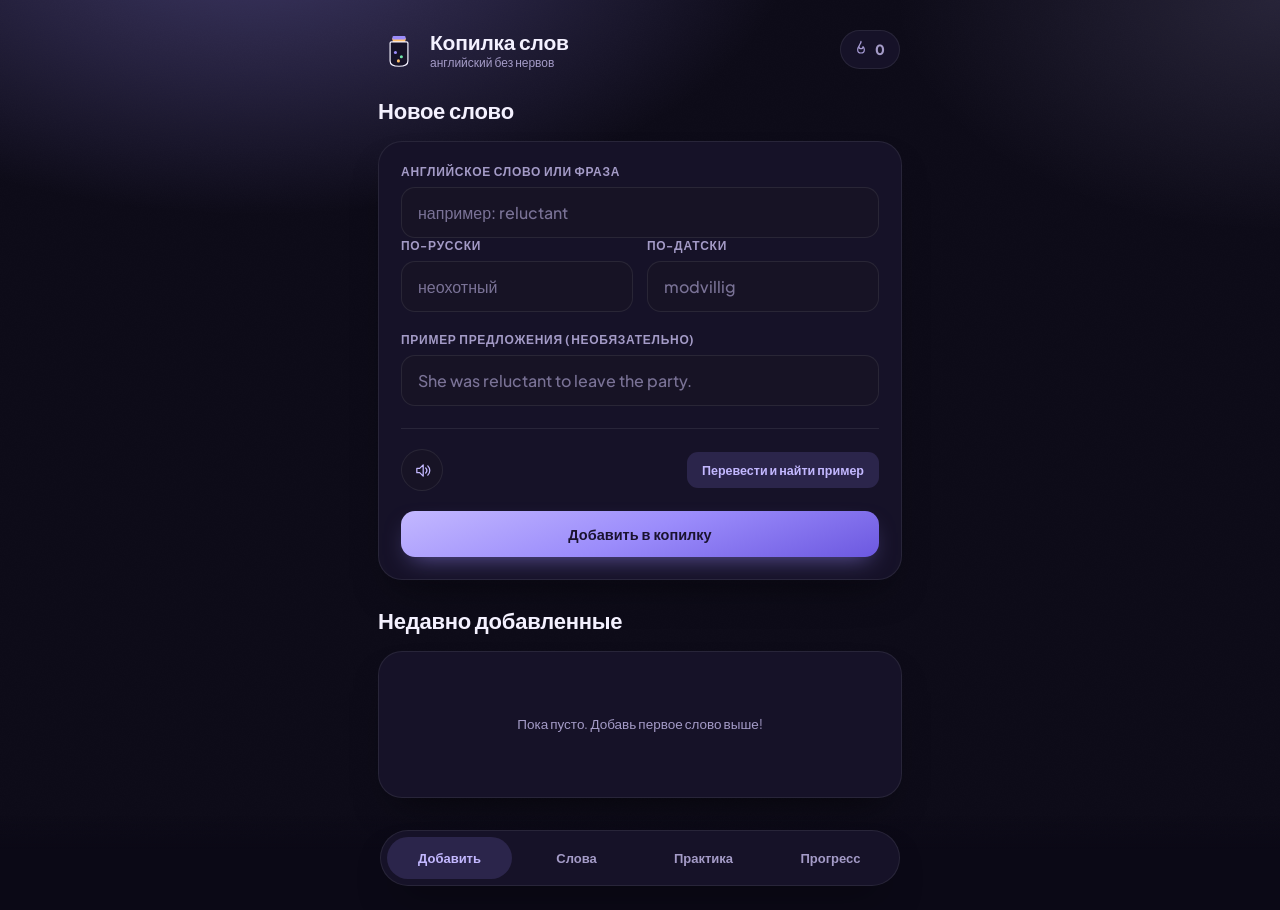
<file: index.html>
<!doctype html>
<html lang="ru">
<head>
<meta charset="UTF-8">
<meta name="viewport" content="width=device-width, initial-scale=1, viewport-fit=cover">
<title>Копилка слов — английский без нервов</title>
<link rel="icon" type="image/png" sizes="32x32" href="icons/icon-32.png">
<link rel="apple-touch-icon" sizes="180x180" href="icons/icon-180.png">
<link rel="manifest" href="manifest.json">
<meta name="theme-color" content="#0b0916">
<meta name="apple-mobile-web-app-capable" content="yes">
<meta name="apple-mobile-web-app-status-bar-style" content="black-translucent">
<meta name="apple-mobile-web-app-title" content="Копилка слов">
<link rel="preconnect" href="https://fonts.googleapis.com">
<link rel="preconnect" href="https://fonts.gstatic.com" crossorigin>
<link href="https://fonts.googleapis.com/css2?family=Plus+Jakarta+Sans:wght@400;500;600;700;800&display=swap" rel="stylesheet">
<style>
:root{
  --paper:#0b0916;
  --paper-2:#171325;
  --card:#161228;
  --card-2:#1d1834;
  --ink:#f4f1ff;
  --ink-soft:#a49bc7;
  --accent:#9b8cfb;
  --accent-2:#c3b8ff;
  --accent-dark:#6c58e0;
  --accent-ghost:#9b8cfb29;
  --hero-gradient: linear-gradient(160deg, var(--accent-2) 0%, var(--accent) 50%, var(--accent-dark) 100%);
  --sage:#6fe3a8;
  --sage-ghost:#6fe3a824;
  --gold:#ffbf6b;
  --wrong:#ff7a95;
  --wrong-ghost:#ff7a9524;
  --line:rgba(255,255,255,.08);
  --shadow:0 20px 40px -20px rgba(0,0,0,.65);
  --radius:24px;
  color-scheme: dark;
}
*{box-sizing:border-box;}
html,body{margin:0;padding:0;}
body{
  font-family:'Plus Jakarta Sans',sans-serif;
  background:
    radial-gradient(900px 480px at 20% -8%, rgba(155,140,251,.35), transparent 60%),
    radial-gradient(700px 420px at 100% 0%, rgba(195,184,255,.14), transparent 55%),
    var(--paper);
  color:var(--ink);
  min-height:100vh;
  -webkit-font-smoothing:antialiased;
  position:relative;
}
body::before{
  content:"";
  position:fixed; inset:0; pointer-events:none; z-index:0;
  opacity:.35; mix-blend-mode:screen;
  background-image:url("data:image/svg+xml,%3Csvg xmlns='http://www.w3.org/2000/svg' width='120' height='120'%3E%3Cfilter id='n'%3E%3CfeTurbulence type='fractalNoise' baseFrequency='0.85' numOctaves='2' stitchTiles='stitch'/%3E%3CfeColorMatrix type='saturate' values='0'/%3E%3C/filter%3E%3Crect width='100%25' height='100%25' filter='url(%23n)' opacity='0.05'/%3E%3C/svg%3E");
}

.app{ position:relative; z-index:1; max-width:560px; margin:0 auto; padding:22px 18px 112px; }

/* Header */
.app-header{ display:flex; align-items:center; justify-content:space-between; padding:6px 2px 24px; }
.brand{ display:flex; align-items:center; gap:12px; }
.brand-jar{ width:38px; height:38px; flex-shrink:0; }
.brand h1{ font-family:'Plus Jakarta Sans',sans-serif; font-weight:800; font-size:21px; margin:0; letter-spacing:-.01em; }
.brand p{ margin:0; font-size:12px; color:var(--ink-soft); font-weight:500; }
.streak-badge{
  display:flex; align-items:center; gap:6px;
  background:var(--card); border:1px solid var(--line); border-radius:999px;
  padding:8px 14px 8px 12px; box-shadow:var(--shadow); font-weight:800; font-size:14px;
}
.streak-badge .flame{ font-size:16px; filter:saturate(1.3); }
.streak-badge.zero{ color:var(--ink-soft); }

/* Nav */
.tabbar{
  position:fixed; left:0; right:0; bottom:0; z-index:5;
  display:flex; justify-content:center;
  padding:14px 16px calc(14px + env(safe-area-inset-bottom));
  background:linear-gradient(to top, var(--paper) 60%, transparent);
  pointer-events:none;
}
.tabbar-inner{
  pointer-events:auto;
  position:relative;
  display:flex; gap:2px;
  background:var(--card); border:1px solid var(--line);
  border-radius:999px; padding:6px; box-shadow:var(--shadow);
  max-width:520px; width:100%;
}
.tab-btn{
  flex:1; border:none; background:transparent; color:var(--ink-soft);
  font-family:'Plus Jakarta Sans',sans-serif; font-weight:700; font-size:13px;
  padding:13px 4px; border-radius:999px; cursor:pointer;
  transition:background .18s ease, color .18s ease;
}
.tab-btn.active{ background:var(--accent-ghost); color:var(--accent-2); }

.view{ display:none; animation:fadeUp .28s ease; }
.view.active{ display:block; }
@keyframes fadeUp{ from{opacity:0; transform:translateY(8px);} to{opacity:1; transform:translateY(0);} }

h2.section-title{ font-family:'Plus Jakarta Sans',sans-serif; font-size:22px; font-weight:800; margin:2px 0 16px; letter-spacing:-.01em; }
.muted{ color:var(--ink-soft); font-size:13.5px; line-height:1.55; }

/* Card */
.card{
  background:var(--card); border:1px solid var(--line); border-radius:var(--radius);
  box-shadow:var(--shadow); padding:22px;
}
.card + .card{ margin-top:16px; }

/* Form */
label{ display:block; font-size:12px; font-weight:700; color:var(--ink-soft); text-transform:uppercase; letter-spacing:.06em; margin:20px 0 8px; }
label:first-of-type{ margin-top:0; }
input[type=text]{
  width:100%; font-family:'Plus Jakarta Sans',sans-serif; font-size:16px; font-weight:600;
  padding:14px 16px; border-radius:14px; border:1.5px solid var(--line);
  background:var(--paper-2); color:var(--ink); outline:none; transition:border-color .15s, box-shadow .15s;
}
input[type=text]:focus{ border-color:var(--accent); box-shadow:0 0 0 3px var(--accent-ghost); }
input[type=text]::placeholder{ font-weight:500; color:var(--ink-soft); opacity:.7; }
.row{ display:flex; gap:14px; }
.row > *{ flex:1; }

.candidates{ display:flex; flex-wrap:wrap; gap:6px; margin-top:8px; }
.candidates:empty{ margin-top:0; }
.chip{
  appearance:none; cursor:pointer; font-family:'Plus Jakarta Sans',sans-serif;
  font-weight:700; font-size:12px; border-radius:999px; padding:6px 11px;
  background:var(--paper-2); border:1px solid var(--line); color:var(--ink-soft);
  transition:background .12s, color .12s, border-color .12s;
}
.chip:hover{ border-color:var(--accent); color:var(--ink); }
.chip.active{ background:var(--accent-ghost); border-color:var(--accent); color:var(--accent-2); }

.btn{
  appearance:none; border:none; cursor:pointer; font-family:'Plus Jakarta Sans',sans-serif;
  font-weight:800; font-size:14.5px; border-radius:14px; padding:14px 20px;
  transition:transform .1s ease, box-shadow .15s ease, opacity .15s ease;
  display:inline-flex; align-items:center; justify-content:center; gap:7px;
}
.btn:active{ transform:scale(.97); }
.btn-primary{ background:var(--hero-gradient); color:#1a1330; width:100%; box-shadow:0 10px 24px -10px rgba(155,140,251,.6); }
.btn-primary:active{ box-shadow:0 4px 12px -6px rgba(155,140,251,.6); transform:translateY(2px) scale(.99); }
.btn-primary:disabled{ opacity:.5; cursor:default; }
.btn-ghost{ background:var(--accent-ghost); color:var(--accent-2); border:1.5px solid transparent; width:100%; }
.btn-on-hero{ background:var(--paper); color:var(--ink); width:100%; box-shadow:0 10px 22px -12px rgba(0,0,0,.5); }
.btn-on-hero:active{ transform:scale(.97); }
.btn-outline{ background:transparent; color:var(--ink-soft); border:1.5px solid var(--line); }
.btn-sm{ padding:9px 14px; font-size:12.5px; border-radius:11px; }
.btn-block-row{ display:flex; gap:10px; margin-top:20px; }
.btn-block-row .btn{ flex:1; }

.translate-row{ margin-top:22px; padding-top:20px; border-top:1px solid var(--line); display:flex; align-items:center; justify-content:space-between; gap:10px; }
.spinner{ width:14px; height:14px; border-radius:50%; border:2px solid rgba(244,241,255,.3); border-top-color:var(--accent-2); animation:spin .7s linear infinite; }
@keyframes spin{ to{ transform:rotate(360deg); } }

.toast{
  position:fixed; left:50%; bottom:104px; transform:translateX(-50%) translateY(10px);
  background:var(--card-2); border:1px solid var(--line); color:var(--ink); padding:11px 18px; border-radius:12px;
  font-size:13px; font-weight:600; opacity:0; pointer-events:none; transition:.25s ease; z-index:50; max-width:88%; text-align:center;
  box-shadow:var(--shadow);
}
.toast.show{ opacity:1; transform:translateX(-50%) translateY(0); }

/* Word list */
.search-wrap{ margin-bottom:12px; }
.word-item{
  display:flex; align-items:center; gap:12px; padding:16px;
  background:var(--paper-2); border:1px solid var(--line); border-radius:18px;
}
.word-item + .word-item{ margin-top:10px; }
.word-main{ flex:1; min-width:0; }
.word-en{ font-family:'Plus Jakarta Sans',sans-serif; font-weight:700; font-size:16.5px; }
.word-tr{ font-size:12.5px; color:var(--ink-soft); margin-top:4px; display:flex; gap:10px; flex-wrap:wrap; }
.word-tr span b{ color:var(--ink); font-weight:600; }
.lang-tag{
  display:inline-block; font-size:10px; font-weight:800; letter-spacing:.04em;
  color:var(--accent-2); background:var(--accent-ghost); border-radius:5px;
  padding:2px 5px; margin-right:5px; vertical-align:1px;
}
.word-example{ font-style:italic; font-size:12px; color:var(--ink-soft); margin-top:6px; opacity:.85; }
.word-item-edit{ flex-direction:column; align-items:stretch; }
.word-item-edit input[type=text]{ background:var(--card); }
.word-item-edit .row{ margin-top:10px; }
.box-dots{ display:flex; gap:3px; flex-shrink:0; }
.box-dots i{ width:6px; height:6px; border-radius:50%; background:var(--line); display:block; }
.box-dots i.on{ background:var(--sage); }
.icon-btn{
  border:none; background:transparent; color:var(--ink-soft); cursor:pointer;
  font-size:16px; padding:6px; border-radius:8px; line-height:1;
}
.icon-btn:hover{ background:var(--accent-ghost); color:var(--accent-2); }
.speak-btn{
  border:1px solid var(--line); background:var(--paper-2); color:var(--accent-2); cursor:pointer;
  width:42px; height:42px; border-radius:50%; font-size:17px; flex-shrink:0;
  display:flex; align-items:center; justify-content:center; transition:background .12s, transform .1s;
}
.speak-btn:hover{ background:var(--accent-ghost); }
.speak-btn:active{ transform:scale(.92); }
.speak-btn-sm{ width:30px; height:30px; font-size:14px; }
.empty-state{ text-align:center; padding:40px 10px; color:var(--ink-soft); }

/* Practice */
.practice-intro{ text-align:center; padding:16px 6px 8px; }
.practice-intro.hero{ background:var(--hero-gradient); color:#1a1330; border:none; }
.practice-intro.hero .muted{ color:rgba(26,19,48,.72); }
.progress-track{ height:8px; border-radius:999px; background:var(--paper-2); overflow:hidden; margin-bottom:22px; }
.progress-fill{ height:100%; background:var(--hero-gradient); border-radius:999px; transition:width .3s ease; }

.quiz-card{ text-align:center; padding:36px 22px 30px; min-height:120px; }
.quiz-label{ font-size:12px; text-transform:uppercase; letter-spacing:.08em; color:var(--ink-soft); font-weight:700; margin-bottom:16px; }
.quiz-sentence{ font-style:italic; font-size:15px; color:var(--ink-soft); line-height:1.6; margin-bottom:16px; }
.quiz-sentence .hl{ font-style:normal; font-weight:800; color:var(--accent-2); }
.quiz-cloze{ font-style:normal; font-size:19px; color:var(--ink); line-height:1.7; font-weight:600; margin-bottom:0; }
.quiz-cloze .blank{ display:inline-block; min-width:74px; border-bottom:2.5px solid var(--accent); color:var(--accent-2); font-weight:800; text-align:center; }
.quiz-word{ font-family:'Plus Jakarta Sans',sans-serif; font-weight:800; font-size:clamp(26px,6.5vw,36px); line-height:1.15; letter-spacing:-.01em; }
.quiz-word-row{ display:flex; align-items:center; justify-content:center; gap:14px; }

.options{ display:grid; grid-template-columns:1fr; gap:12px; margin-top:20px; }
.opt-btn{
  text-align:left; font-family:'Plus Jakarta Sans',sans-serif; font-weight:700; font-size:15.5px;
  padding:16px 18px; border-radius:16px; border:1.5px solid var(--line); background:var(--paper-2);
  color:var(--ink); cursor:pointer; transition:border-color .12s, background .12s, transform .08s;
}
.opt-btn:active{ transform:scale(.985); }
.opt-btn.correct{ border-color:var(--sage); background:var(--sage-ghost); color:var(--sage); }
.opt-btn.wrong{ border-color:var(--wrong); background:var(--wrong-ghost); color:var(--wrong); }
.opt-btn.dim{ opacity:.4; }
.opt-btn:disabled{ cursor:default; }

.feedback-bar{
  position:fixed; left:0; right:0; bottom:0; z-index:20;
  transform:translateY(110%); transition:transform .28s cubic-bezier(.2,.8,.2,1);
  padding:18px 18px calc(18px + env(safe-area-inset-bottom));
  background:var(--card); border-top:1.5px solid var(--line);
}
.feedback-bar.show{ transform:translateY(0); }
.feedback-bar.good{ border-top-color:var(--sage); }
.feedback-bar.bad{ border-top-color:var(--wrong); }
.feedback-inner{ max-width:560px; margin:0 auto; }
.feedback-title-row{ display:flex; align-items:center; justify-content:space-between; gap:10px; }
.feedback-title{ font-weight:800; font-size:16px; margin-bottom:4px; display:flex; align-items:center; gap:7px; }
.feedback-title.good{ color:var(--sage); }
.feedback-title.bad{ color:var(--wrong); }
.feedback-answer{ font-size:13px; color:var(--ink-soft); margin-bottom:12px; }
.feedback-bar .btn-primary.bad{ background:var(--wrong); color:#2b0f16; box-shadow:0 10px 24px -10px rgba(255,122,149,.55); }

.session-end{ text-align:center; padding:28px 8px 6px; }
.stat-pills{ display:flex; gap:8px; justify-content:center; margin:18px 0 6px; flex-wrap:wrap; }
.pill{ background:var(--paper-2); border:1px solid var(--line); border-radius:999px; padding:9px 15px; font-size:12.5px; font-weight:700; }
.pill b{ color:var(--accent-2); }

/* Stats */
.stat-grid{ display:grid; grid-template-columns:1fr 1fr; gap:12px; margin-bottom:16px; }
.stat-box{ background:var(--card); border:1px solid var(--line); border-radius:18px; padding:16px 18px; box-shadow:var(--shadow); }
.stat-num{ font-weight:800; font-size:27px; color:var(--accent-2); font-variant-numeric:tabular-nums; }
.stat-lbl{ font-size:11.5px; color:var(--ink-soft); font-weight:700; text-transform:uppercase; letter-spacing:.04em; margin-top:3px; }

.jar-wrap{ display:flex; align-items:center; gap:18px; }
.jar-svg{ width:76px; height:96px; flex-shrink:0; }
.bars{ margin-top:8px; }
.bar-row{ display:flex; align-items:center; gap:10px; margin-bottom:10px; font-size:12px; }
.bar-row .bl{ width:64px; color:var(--ink-soft); flex-shrink:0; }
.bar-track{ flex:1; height:10px; background:var(--paper-2); border-radius:6px; overflow:hidden; }
.bar-fill{ height:100%; background:var(--gold); border-radius:6px; }
.bar-row .bn{ width:22px; text-align:right; font-weight:700; flex-shrink:0; font-variant-numeric:tabular-nums; }

.io-row{ display:flex; gap:10px; margin-top:16px; }
.io-row .btn{ flex:1; }
input[type=file]{ display:none; }

/* Interview trainer */
.practice-switch{ display:grid; grid-template-columns:1fr 1fr; gap:4px; padding:4px; margin-bottom:18px; background:var(--card); border:1px solid var(--line); border-radius:15px; }
.practice-mode{ border:0; border-radius:11px; padding:11px 10px; background:transparent; color:var(--ink-soft); font:700 13px 'Plus Jakarta Sans',sans-serif; cursor:pointer; }
.practice-mode.active{ background:var(--accent-ghost); color:var(--accent-2); }
.interview-hero{ position:relative; overflow:hidden; text-align:left; padding:24px; background:linear-gradient(145deg,#251d35 0%,#181326 70%); }
.interview-hero::after{ content:""; position:absolute; width:150px; height:150px; right:-58px; top:-62px; border:24px solid rgba(255,191,107,.13); border-radius:50%; }
.eyebrow{ color:var(--gold); font-size:10px; font-weight:800; letter-spacing:.12em; text-transform:uppercase; }
.collection-title{ font-size:24px; line-height:1.15; font-weight:800; margin:8px 0 7px; letter-spacing:-.025em; }
.collection-meta{ display:flex; gap:8px; flex-wrap:wrap; margin:18px 0; }
.state-chip{ border-radius:999px; padding:7px 10px; font-size:11px; font-weight:800; background:var(--paper-2); border:1px solid var(--line); color:var(--ink-soft); }
.state-chip b{ color:var(--ink); }
.state-chip.ready{ color:var(--sage); }
.session-map{ display:grid; grid-template-columns:repeat(5,1fr); gap:5px; margin-bottom:18px; }
.session-step{ text-align:center; min-width:0; }
.session-step i{ display:block; width:100%; height:4px; border-radius:5px; background:var(--line); margin-bottom:6px; }
.session-step span{ display:block; overflow:hidden; text-overflow:ellipsis; font-size:9px; color:var(--ink-soft); font-style:normal; font-weight:700; }
.session-step.active i,.session-step.done i{ background:var(--gold); }
.session-step.active span{ color:var(--gold); }
.interview-card{ position:relative; min-height:260px; padding:28px 24px 24px; }
.stage-count{ position:absolute; top:20px; right:20px; font-size:11px; color:var(--ink-soft); font-weight:700; }
.phrase-display{ font-size:clamp(25px,6vw,34px); line-height:1.18; font-weight:800; letter-spacing:-.03em; margin:22px 0 12px; }
.phrase-meaning{ color:var(--accent-2); font-size:15px; line-height:1.5; font-weight:600; }
.phrase-example{ margin-top:20px; padding-top:18px; border-top:1px solid var(--line); color:var(--ink-soft); font-size:13px; font-style:italic; line-height:1.6; }
.phrase-actions{ display:flex; align-items:center; gap:10px; margin-top:22px; }
.phrase-actions .btn{ flex:1; }
.interview-input{ margin-top:18px; }
.interview-input.good{ border-color:var(--sage)!important; }
.interview-input.bad{ border-color:var(--wrong)!important; }
.target-list{ display:flex; flex-wrap:wrap; gap:8px; margin:18px 0; }
.target-phrase{ padding:8px 11px; border-radius:10px; background:var(--paper-2); border:1px solid var(--line); color:var(--accent-2); font-size:12px; font-weight:800; }
.target-phrase.used{ color:var(--sage); border-color:rgba(111,227,168,.42); background:var(--sage-ghost); }
.mic-btn{ width:100%; margin-top:10px; background:var(--paper-2); border:1.5px solid var(--line); color:var(--ink); }
.mic-btn.listening{ border-color:var(--wrong); color:var(--wrong); animation:micPulse 1.2s ease-in-out infinite; }
@keyframes micPulse{50%{box-shadow:0 0 0 7px var(--wrong-ghost)}}
.answer-feedback{ border-radius:14px; padding:13px 15px; margin-top:14px; font-size:13px; font-weight:700; line-height:1.45; }
.answer-feedback.good{ color:var(--sage); background:var(--sage-ghost); }
.answer-feedback.bad{ color:var(--wrong); background:var(--wrong-ghost); }
@media(max-width:390px){ .session-step span{display:none}.interview-card{padding:26px 18px 20px}.row{flex-direction:column}.collection-title{font-size:22px} }
@media(prefers-reduced-motion:reduce){ *{scroll-behavior:auto!important;animation-duration:.01ms!important;transition-duration:.01ms!important} }
</style>
</head>
<body>
<div class="app">

  <div class="app-header">
    <div class="brand">
      <svg class="brand-jar" viewBox="0 0 64 64" fill="none">
        <path d="M20 14h24l-2 6H22l-2-6z" fill="var(--gold)"/>
        <rect x="21" y="10" width="22" height="6" rx="2" fill="var(--accent)"/>
        <path d="M17 22c0-1.6 1.3-2 2.5-2h25c1.2 0 2.5.4 2.5 2v30c0 5-5 9-15 9s-15-4-15-9V22z" fill="var(--card)" stroke="var(--ink)" stroke-width="2"/>
        <circle cx="26" cy="38" r="2.6" fill="var(--accent)"/>
        <circle cx="36" cy="45" r="2.6" fill="var(--sage)"/>
        <circle cx="31" cy="52" r="2.6" fill="var(--gold)"/>
      </svg>
      <div>
        <h1>Копилка слов</h1>
        <p>английский без нервов</p>
      </div>
    </div>
    <div id="streakBadge" class="streak-badge zero"><span class="flame"><svg viewBox="0 0 24 24" fill="none" stroke="currentColor" stroke-width="1.8" stroke-linecap="round" stroke-linejoin="round" width="1em" height="1em"><path d="M12 2c1 3-3 4-3 8a3 3 0 0 0 6 0c1 1 2 2.5 2 4.5A5 5 0 0 1 7 14.5C7 9 12 7 12 2z"/></svg></span><span id="streakNum">0</span></div>
  </div>

  <!-- ADD -->
  <section id="view-add" class="view">
    <h2 class="section-title">Новое слово</h2>
    <div class="card">
      <label for="inEn">Английское слово или фраза</label>
      <input type="text" id="inEn" placeholder="например: reluctant" autocomplete="off">

      <div class="row">
        <div>
          <label for="inRu">По-русски</label>
          <input type="text" id="inRu" placeholder="неохотный">
          <div class="candidates" id="ruCandidates"></div>
        </div>
        <div>
          <label for="inDa">По-датски</label>
          <input type="text" id="inDa" placeholder="modvillig">
          <div class="candidates" id="daCandidates"></div>
        </div>
      </div>

      <label for="inExample">Пример предложения (необязательно)</label>
      <input type="text" id="inExample" placeholder="She was reluctant to leave the party.">

      <div class="translate-row">
        <button class="speak-btn" id="btnSpeakEn" title="Прослушать произношение" aria-label="Прослушать произношение"><svg viewBox="0 0 24 24" fill="none" stroke="currentColor" stroke-width="1.8" stroke-linecap="round" stroke-linejoin="round" width="1em" height="1em"><path d="M4 9v6h4l5 5V4L8 9H4z"/><path d="M16.5 8.5a5 5 0 0 1 0 7"/><path d="M19.5 5.5a9 9 0 0 1 0 13"/></svg></button>
        <button class="btn btn-ghost btn-sm" id="btnTranslate" style="width:auto;">Перевести и найти пример</button>
      </div>

      <div class="btn-block-row">
        <button class="btn btn-primary" id="btnSave">Добавить в копилку</button>
      </div>
    </div>

    <h2 class="section-title" style="margin-top:26px;">Недавно добавленные</h2>
    <div class="card" id="recentList"></div>
  </section>

  <!-- WORDS -->
  <section id="view-words" class="view">
    <h2 class="section-title">Мои слова</h2>
    <div class="search-wrap">
      <input type="text" id="searchWords" placeholder="Поиск по словам...">
    </div>
    <div class="card" id="wordsList"></div>
  </section>

  <!-- PRACTICE -->
  <section id="view-practice" class="view">
    <h2 class="section-title">Практика</h2>
    <div class="practice-switch" role="tablist" aria-label="Режим практики">
      <button class="practice-mode active" id="modeWords" role="tab" aria-selected="true">Слова</button>
      <button class="practice-mode" id="modeInterview" role="tab" aria-selected="false">Interview</button>
    </div>
    <div id="practiceArea"></div>
  </section>

  <!-- STATS -->
  <section id="view-stats" class="view">
    <h2 class="section-title">Прогресс</h2>

    <div class="card">
      <div class="jar-wrap">
        <svg class="jar-svg" id="statJar" viewBox="0 0 64 80" fill="none">
          <path d="M17 22c0-1.6 1.3-2 2.5-2h25c1.2 0 2.5.4 2.5 2v40c0 8-6.5 14-15 14s-15-6-15-14V22z" fill="var(--paper-2)" stroke="var(--ink)" stroke-width="2"/>
          <clipPath id="jarClip"><path d="M17 22c0-1.6 1.3-2 2.5-2h25c1.2 0 2.5.4 2.5 2v40c0 8-6.5 14-15 14s-15-6-15-14V22z"/></clipPath>
          <rect id="jarFill" x="15" y="20" width="34" height="0" fill="var(--gold)" clip-path="url(#jarClip)"/>
          <path d="M20 14h24l-2 6H22l-2-6z" fill="var(--gold)"/>
          <rect x="21" y="10" width="22" height="6" rx="2" fill="var(--accent)"/>
        </svg>
        <div>
          <div class="stat-num" id="masteredPct">0%</div>
          <div class="stat-lbl">выучено слов</div>
        </div>
      </div>
    </div>

    <div class="stat-grid">
      <div class="stat-box"><div class="stat-num" id="statTotal">0</div><div class="stat-lbl">всего слов</div></div>
      <div class="stat-box"><div class="stat-num" id="statMastered">0</div><div class="stat-lbl">выучено</div></div>
      <div class="stat-box"><div class="stat-num" id="statStreak">0</div><div class="stat-lbl">дней подряд</div></div>
      <div class="stat-box"><div class="stat-num" id="statBest">0</div><div class="stat-lbl">лучшая серия</div></div>
    </div>

    <div class="card">
      <label style="margin:0 0 12px;">Слова по уровням</label>
      <div class="bars" id="boxBars"></div>
    </div>

    <div class="card" style="margin-top:16px;">
      <label style="margin:0 0 6px;">Синхронизация между устройствами</label>
      <div id="syncArea"></div>
    </div>

    <div class="card" style="margin-top:16px;">
      <label style="margin:0 0 6px;">Резервная копия</label>
      <div class="muted">Слова хранятся в этом браузере и (если подключена синхронизация выше) в облаке. Время от времени можно делать экспорт как дополнительную подстраховку.</div>
      <div class="muted" id="lastSavedInfo" style="margin-top:8px;font-weight:700;"></div>
      <div class="io-row">
        <button class="btn btn-outline" id="btnExport">Экспорт</button>
        <button class="btn btn-outline" id="btnImport">Импорт</button>
        <input type="file" id="fileImport" accept="application/json">
      </div>
    </div>
  </section>

</div>

<div class="tabbar">
  <div class="tabbar-inner">
    <button class="tab-btn active" data-view="add">Добавить</button>
    <button class="tab-btn" data-view="words">Слова</button>
    <button class="tab-btn" data-view="practice">Практика</button>
    <button class="tab-btn" data-view="stats">Прогресс</button>
  </div>
</div>

<div class="toast" id="toast"></div>

<script type="module">
(function(){
  "use strict";

  /* ---------- Minimal single-colour icon set (no emoji) ---------- */
  const ICON_SPEAKER = '<svg viewBox="0 0 24 24" fill="none" stroke="currentColor" stroke-width="1.8" stroke-linecap="round" stroke-linejoin="round" width="1em" height="1em"><path d="M4 9v6h4l5 5V4L8 9H4z"/><path d="M16.5 8.5a5 5 0 0 1 0 7"/><path d="M19.5 5.5a9 9 0 0 1 0 13"/></svg>';
  const ICON_FLAME = '<svg viewBox="0 0 24 24" fill="none" stroke="currentColor" stroke-width="1.8" stroke-linecap="round" stroke-linejoin="round" width="1em" height="1em"><path d="M12 2c1 3-3 4-3 8a3 3 0 0 0 6 0c1 1 2 2.5 2 4.5A5 5 0 0 1 7 14.5C7 9 12 7 12 2z"/></svg>';
  const ICON_EDIT = '<svg viewBox="0 0 24 24" fill="none" stroke="currentColor" stroke-width="1.8" stroke-linecap="round" stroke-linejoin="round" width="1em" height="1em"><path d="M16.5 3.5a2.1 2.1 0 0 1 3 3L7 19l-4 1 1-4 12.5-12.5z"/></svg>';

  /* ---------- Cloud sync (Firebase) ----------
     Loaded lazily via dynamic import so that a blocked/unreachable
     CDN (flaky network, ad-blocker, offline) never breaks the rest
     of the app — the app must keep working fully offline/local. */
  const firebaseConfig = {
    apiKey: "AIzaSyDJEk7mhuDk0t_QqFEUYrtxlDZpuWKNH74",
    authDomain: "kopilka-slov.firebaseapp.com",
    projectId: "kopilka-slov",
    storageBucket: "kopilka-slov.firebasestorage.app",
    messagingSenderId: "906258652044",
    appId: "1:906258652044:web:af8c6ff7809520097f14a9",
    measurementId: "G-8VJYC8M2ZE"
  };
  let fb = null; // { doc, getDoc, setDoc, onSnapshot, db }
  let firebaseReady = false;
  let firebaseLoadFailed = false;
  async function ensureFirebase(){
    if(firebaseReady) return true;
    if(firebaseLoadFailed) return false;
    try{
      const [{ initializeApp }, { getFirestore, doc, getDoc, setDoc, onSnapshot }] = await Promise.all([
        import("https://www.gstatic.com/firebasejs/10.13.0/firebase-app.js"),
        import("https://www.gstatic.com/firebasejs/10.13.0/firebase-firestore.js")
      ]);
      const app = initializeApp(firebaseConfig);
      const db = getFirestore(app);
      fb = { doc, getDoc, setDoc, onSnapshot, db };
      firebaseReady = true;
      return true;
    }catch(e){
      firebaseLoadFailed = true;
      return false;
    }
  }
  const LS_SYNC_CODE = 'evt_sync_code';
  let syncCode = localStorage.getItem(LS_SYNC_CODE) || '';
  let applyingRemote = false;
  let pushTimer;

  /* ---------- Data layer ---------- */
  const LS_WORDS = 'evt_words_v1';
  const LS_STATS = 'evt_stats_v1';
  const LS_LAST_SAVE = 'evt_last_save_v1';
  const LS_INTERVIEW = 'evt_interview_v1';
  const INTERVALS = [0,1,2,4,7,14,30]; // days, index = box (0..6, 6 = mastered plateau)
  const MAX_BOX = INTERVALS.length - 1;

  /* Filler distractors so multiple-choice always has 4 options, even with a tiny word list. */
  const DECOYS = {
    en: ["apple","garden","window","journey","silence","harbor","pencil","autumn","bridge","whisper","candle","mountain","kitchen","stranger","thunder","blanket","mirror","desert","feather","engine","pillow","orchard","valley","compass","lantern","meadow","ribbon","tunnel","volcano","wharf"],
    ru: ["яблоко","сад","окно","путешествие","тишина","гавань","карандаш","осень","мост","шёпот","свеча","гора","кухня","незнакомец","гром","одеяло","зеркало","пустыня","перо","двигатель","подушка","фруктовый сад","долина","компас","фонарь","луг","лента","туннель","вулкан","пристань"],
    da: ["æble","have","vindue","rejse","stilhed","havn","blyant","efterår","bro","hvisken","stearinlys","bjerg","køkken","fremmed","torden","tæppe","spejl","ørken","fjer","motor","pude","frugtplantage","dal","kompas","lygte","eng","bånd","tunnel","vulkan","kaj"]
  };

  function uid(){
    return (crypto.randomUUID ? crypto.randomUUID() : 'id-'+Date.now()+'-'+Math.random().toString(16).slice(2));
  }
  function pad(n){ return n<10 ? '0'+n : ''+n; }
  function dateStr(d){ return d.getFullYear()+'-'+pad(d.getMonth()+1)+'-'+pad(d.getDate()); }
  function today(){ return dateStr(new Date()); }
  function addDays(str, n){
    const d = new Date(str+'T00:00:00');
    d.setDate(d.getDate()+n);
    return dateStr(d);
  }

  /* Upgrades older saved words (single "example" string) to the current
     "examples" array shape, so a word can carry several sentences. */
  function migrateWord(w){
    if(!Array.isArray(w.examples)){
      w.examples = w.example ? [w.example] : [];
    }
    return w;
  }
  function loadWords(){
    try{ return (JSON.parse(localStorage.getItem(LS_WORDS)) || []).map(migrateWord); }catch(e){ return []; }
  }
  function saveWords(w){
    try{
      localStorage.setItem(LS_WORDS, JSON.stringify(w));
      localStorage.setItem(LS_LAST_SAVE, new Date().toISOString());
      const check = localStorage.getItem(LS_WORDS);
      if(!check || JSON.parse(check).length !== w.length){
        toast('Похоже, браузер не сохранил изменения — сделай экспорт на вкладке «Прогресс»');
      }
    }catch(e){
      toast('Не получилось сохранить в этом браузере (возможно, режим приватного просмотра)');
    }
    pushToCloud();
  }

  function loadStats(){
    try{
      return Object.assign({streak:0, best:0, lastPractice:null, sessions:0}, JSON.parse(localStorage.getItem(LS_STATS)) || {});
    }catch(e){ return {streak:0, best:0, lastPractice:null, sessions:0}; }
  }
  function saveStats(s){ localStorage.setItem(LS_STATS, JSON.stringify(s)); pushToCloud(); }

  /* ---------- Cloud sync logic ---------- */
  function mergeWordLists(localList, remoteList){
    const map = new Map();
    localList.forEach(w => map.set(w.en.toLowerCase(), w));
    (remoteList||[]).forEach(rw => {
      if(!rw || !rw.en) return;
      const key = rw.en.toLowerCase();
      const existing = map.get(key);
      if(!existing || (rw.box||0) > (existing.box||0)) map.set(key, rw);
    });
    return Array.from(map.values());
  }

  function pushToCloud(){
    if(!syncCode || applyingRemote) return;
    clearTimeout(pushTimer);
    pushTimer = setTimeout(async ()=>{
      const ok = await ensureFirebase();
      if(!ok){ setSyncStatus('Не получилось связаться с облаком — данные пока только локально'); return; }
      try{
        await fb.setDoc(fb.doc(fb.db, 'vocab', syncCode), { words, stats, updatedAt: Date.now() });
        setSyncStatus('Синхронизировано только что');
      }catch(e){
        setSyncStatus('Не получилось отправить в облако (проверь интернет)');
      }
    }, 800);
  }

  function setSyncStatus(text){
    const el = document.getElementById('syncStatus');
    if(el) el.textContent = text;
  }

  function refreshFromRemoteData(remote){
    applyingRemote = true;
    words = mergeWordLists(words, (remote.words || []).map(migrateWord));
    stats = Object.assign({}, stats, remote.stats || {});
    saveWords(words);
    saveStats(stats);
    applyingRemote = false;
    renderRecent();
    if(document.getElementById('view-words').classList.contains('active')) renderWordsList();
    if(document.getElementById('view-stats').classList.contains('active')) renderStats();
  }

  async function subscribeSync(){
    const ok = await ensureFirebase();
    if(!ok){ setSyncStatus('Не получилось связаться с облаком — данные пока хранятся локально'); return; }
    fb.onSnapshot(fb.doc(fb.db, 'vocab', syncCode), (snap)=>{
      if(!snap.exists() || applyingRemote) return;
      refreshFromRemoteData(snap.data());
    }, ()=>{ setSyncStatus('Связь с облаком прервалась — данные пока хранятся локально'); });
  }

  async function connectSync(code){
    const trimmed = (code||'').trim();
    if(!trimmed){ toast('Введи код синхронизации'); return; }
    setSyncStatus('Подключаюсь...');
    const ok = await ensureFirebase();
    if(!ok){
      setSyncStatus('Не получилось связаться с облаком — проверь интернет и попробуй ещё раз');
      toast('Не получилось подключиться к синхронизации');
      return;
    }
    syncCode = trimmed;
    localStorage.setItem(LS_SYNC_CODE, syncCode);
    try{
      const snap = await fb.getDoc(fb.doc(fb.db, 'vocab', syncCode));
      if(snap.exists()) refreshFromRemoteData(snap.data());
      await fb.setDoc(fb.doc(fb.db, 'vocab', syncCode), { words, stats, updatedAt: Date.now() });
      subscribeSync();
      toast('Синхронизация подключена');
      renderSyncUI();
    }catch(e){
      setSyncStatus('Не получилось подключиться — проверь код и интернет');
      toast('Не получилось подключиться к синхронизации');
    }
  }

  function disconnectSync(){
    syncCode = '';
    localStorage.removeItem(LS_SYNC_CODE);
    renderSyncUI();
    toast('Синхронизация отключена, слова остались на этом устройстве');
  }

  function renderSyncUI(){
    const area = document.getElementById('syncArea');
    if(!area) return;
    if(syncCode){
      area.innerHTML = `
        <div class="muted">Код синхронизации: <b style="color:var(--ink);">${esc(syncCode)}</b> — введи тот же код на другом устройстве, чтобы соединить их.</div>
        <div class="muted" id="syncStatus" style="margin-top:6px;font-weight:700;">Подключено</div>
        <div class="btn-block-row"><button class="btn btn-outline" id="btnSyncOff">Отключить синхронизацию</button></div>`;
      document.getElementById('btnSyncOff').addEventListener('click', disconnectSync);
    }else{
      area.innerHTML = `
        <div class="muted">Придумай любой код (можно просто слово) и введи его на всех устройствах — слова будут одинаковыми везде.</div>
        <div class="row" style="margin-top:12px;">
          <input type="text" id="inSyncCode" placeholder="например: julia2026">
        </div>
        <div class="btn-block-row"><button class="btn btn-primary" id="btnSyncOn">Подключить синхронизацию</button></div>
        <div class="muted" id="syncStatus" style="margin-top:6px;font-weight:700;"></div>`;
      document.getElementById('btnSyncOn').addEventListener('click', ()=> connectSync(document.getElementById('inSyncCode').value));
    }
  }

  let words = loadWords();
  let stats = loadStats();

  /* ---------- Speech ---------- */
  let speechWarned = false;
  function speak(text, lang){
    if(!text) return;
    if(!('speechSynthesis' in window)){
      if(!speechWarned){ toast('Озвучка не поддерживается в этом браузере'); speechWarned = true; }
      return;
    }
    try{
      window.speechSynthesis.cancel();
      const u = new SpeechSynthesisUtterance(text);
      u.lang = lang || 'en-US';
      u.rate = 0.92;
      window.speechSynthesis.speak(u);
    }catch(e){}
  }

  /* ---------- Toast ---------- */
  let toastTimer;
  function toast(msg){
    const el = document.getElementById('toast');
    el.textContent = msg;
    el.classList.add('show');
    clearTimeout(toastTimer);
    toastTimer = setTimeout(()=>el.classList.remove('show'), 2400);
  }

  /* ---------- Tabs ---------- */
  const views = ['add','words','practice','stats'];
  function showView(name){
    views.forEach(v=>{
      document.getElementById('view-'+v).classList.toggle('active', v===name);
    });
    document.querySelectorAll('.tab-btn').forEach(b=>{
      b.classList.toggle('active', b.dataset.view===name);
    });
    if(name==='words') renderWordsList();
    if(name==='stats'){ renderStats(); renderSyncUI(); }
    if(name==='practice') renderPracticeHome();
    if(name==='add') renderRecent();
  }
  document.querySelectorAll('.tab-btn').forEach(b=>{
    b.addEventListener('click', ()=>showView(b.dataset.view));
  });

  /* ---------- Add word ---------- */
  const inEn = document.getElementById('inEn');
  const inRu = document.getElementById('inRu');
  const inDa = document.getElementById('inDa');
  const inExample = document.getElementById('inExample');
  const btnTranslate = document.getElementById('btnTranslate');
  const btnSave = document.getElementById('btnSave');
  const btnSpeakEn = document.getElementById('btnSpeakEn');

  btnSpeakEn.addEventListener('click', ()=>{
    const word = inEn.value.trim();
    if(!word){ toast('Сначала введи слово'); inEn.focus(); return; }
    speak(word, 'en-US');
  });

  /* Returns several candidate translations (not just one "best" guess),
     since machine translation of a lone word is often wrong — the user picks
     whichever fits, or types their own.
     Primary source is Google Translate's public engine (much higher quality
     than a translation-memory service for single words), with a
     translation-memory service kept only as a fallback if Google is
     unreachable. */
  function pushUnique(list, seen, val){
    const clean = (val||'').trim();
    if(!clean) return;
    const key = clean.toLowerCase();
    if(seen.has(key)) return;
    seen.add(key); list.push(clean);
  }

  async function fetchGoogleTranslateAttempt(text, lang){
    const ctrl = new AbortController();
    const t = setTimeout(()=>ctrl.abort(), 12000);
    try{
      const url = 'https://translate.googleapis.com/translate_a/single?client=gtx&sl=en&tl='+lang+'&dt=t&dt=bd&q='+encodeURIComponent(text);
      const res = await fetch(url, {signal: ctrl.signal});
      clearTimeout(t);
      if(!res.ok) return [];
      const data = await res.json();
      const seen = new Set();
      const out = [];
      if(Array.isArray(data) && Array.isArray(data[0])){
        const sentence = data[0].map(seg => Array.isArray(seg) ? (seg[0]||'') : '').join('');
        pushUnique(out, seen, sentence);
      }
      try{
        if(Array.isArray(data) && Array.isArray(data[1])){
          data[1].forEach(entry=>{
            if(Array.isArray(entry) && Array.isArray(entry[1])){
              entry[1].forEach(w=>{ if(typeof w === 'string') pushUnique(out, seen, w); });
            }
          });
        }
      }catch(e){ /* dictionary section shape varies — sentence translation above still stands */ }
      return out.slice(0, 5);
    }catch(e){
      clearTimeout(t);
      return [];
    }
  }

  async function fetchMyMemoryAttempt(text, lang){
    const ctrl = new AbortController();
    const t = setTimeout(()=>ctrl.abort(), 12000);
    try{
      const res = await fetch('https://api.mymemory.translated.net/get?q='+encodeURIComponent(text)+'&langpair=en|'+lang, {signal: ctrl.signal});
      const data = await res.json();
      clearTimeout(t);
      const seen = new Set();
      const out = [];
      const primary = data && data.responseData && data.responseData.translatedText;
      if(primary && !/invalid|error/i.test(primary)) pushUnique(out, seen, primary);
      const matches = Array.isArray(data && data.matches) ? data.matches.slice() : [];
      matches.sort((a,b)=> (b.quality||b.match||0) - (a.quality||a.match||0));
      for(const m of matches){
        if(out.length >= 4) break;
        if(m && Number(m.quality||m.match*100||0) >= 55) pushUnique(out, seen, m.translation);
      }
      return out;
    }catch(e){
      clearTimeout(t);
      return [];
    }
  }

  async function translateCandidatesAttempt(text, lang){
    const fromGoogle = await fetchGoogleTranslateAttempt(text, lang);
    if(fromGoogle.length) return fromGoogle;
    return fetchMyMemoryAttempt(text, lang);
  }
  async function translateCandidates(text, lang){
    const first = await translateCandidatesAttempt(text, lang);
    if(first.length) return first;
    await new Promise(r=>setTimeout(r, 600));
    return translateCandidatesAttempt(text, lang);
  }

  /* Collects several distinct example sentences (not just one), so the same
     word can come up in different contexts across practice sessions instead
     of the same fixed sentence every time. */
  async function fetchExamples(word){
    if(!word || /\s/.test(word)) return [];
    const ctrl = new AbortController();
    const t = setTimeout(()=>ctrl.abort(), 12000);
    try{
      const res = await fetch('https://api.dictionaryapi.dev/api/v2/entries/en/'+encodeURIComponent(word.toLowerCase()), {signal: ctrl.signal});
      clearTimeout(t);
      if(!res.ok) return [];
      const data = await res.json();
      if(!Array.isArray(data)) return [];
      const seen = new Set();
      const out = [];
      for(const entry of data){
        for(const m of (entry.meanings||[])){
          for(const d of (m.definitions||[])){
            if(d.example) pushUnique(out, seen, d.example);
            if(out.length >= 5) return out;
          }
        }
      }
      return out;
    }catch(e){
      clearTimeout(t);
      return [];
    }
  }

  function renderCandidates(containerId, input, list){
    const box = document.getElementById(containerId);
    if(!list.length){ box.innerHTML = ''; return; }
    box.innerHTML = list.map(v=>`<button type="button" class="chip" data-val="${esc(v)}">${esc(v)}</button>`).join('');
    box.querySelectorAll('.chip').forEach(chip=>{
      chip.addEventListener('click', ()=>{
        input.value = chip.dataset.val;
        box.querySelectorAll('.chip').forEach(c=>c.classList.toggle('active', c===chip));
      });
      if(chip.dataset.val === input.value.trim()) chip.classList.add('active');
    });
  }
  function clearCandidates(){
    document.getElementById('ruCandidates').innerHTML = '';
    document.getElementById('daCandidates').innerHTML = '';
  }

  let lastAutoTranslated = '';
  let pendingExamples = []; // extra example sentences fetched for the word currently in the Add form
  async function runTranslate(word, silent){
    if(!word) return;
    if(!silent){
      btnTranslate.disabled = true;
      var original = btnTranslate.innerHTML;
      btnTranslate.innerHTML = '<span class="spinner"></span> Ищу...';
    }
    const [ruList, daList, examples] = await Promise.all([translateCandidates(word,'ru'), translateCandidates(word,'da'), fetchExamples(word)]);
    if(inEn.value.trim() !== word) return; // word changed while we were waiting — discard stale result
    if(!silent){
      btnTranslate.disabled = false;
      btnTranslate.innerHTML = original;
    }
    let gotAny = false;
    if(ruList.length){ if(!inRu.value.trim()) inRu.value = ruList[0]; gotAny = true; }
    if(daList.length){ if(!inDa.value.trim()) inDa.value = daList[0]; gotAny = true; }
    if(examples.length){
      if(!inExample.value.trim()) inExample.value = examples[0];
      pendingExamples = examples;
    }
    renderCandidates('ruCandidates', inRu, ruList);
    renderCandidates('daCandidates', inDa, daList);
    if(!silent){
      if(!gotAny) toast('Не получилось перевести — впиши перевод вручную');
      else toast('Готово, выбери вариант или впиши свой');
    }
  }

  btnTranslate.addEventListener('click', ()=>{
    const word = inEn.value.trim();
    if(!word){ toast('Сначала введи слово'); inEn.focus(); return; }
    lastAutoTranslated = word;
    runTranslate(word, false);
  });

  let autoTranslateTimer;
  inEn.addEventListener('input', ()=>{
    clearTimeout(autoTranslateTimer);
    const word = inEn.value.trim();
    if(word !== lastAutoTranslated){ clearCandidates(); pendingExamples = []; }
    if(word.length < 2 || word === lastAutoTranslated) return;
    autoTranslateTimer = setTimeout(()=>{
      const current = inEn.value.trim();
      if(current.length < 2 || current === lastAutoTranslated) return;
      lastAutoTranslated = current;
      runTranslate(current, true);
    }, 900);
  });

  btnSave.addEventListener('click', ()=>{
    const en = inEn.value.trim();
    const ru = inRu.value.trim();
    const da = inDa.value.trim();
    const example = inExample.value.trim();
    if(!en){ toast('Введи английское слово'); inEn.focus(); return; }
    if(!ru && !da){ toast('Добавь хотя бы один перевод'); return; }
    const seenEx = new Set();
    const examples = [];
    pushUnique(examples, seenEx, example);
    pendingExamples.forEach(e => pushUnique(examples, seenEx, e));
    words.unshift({
      id: uid(), en, ru, da, examples,
      box: 0,
      nextReview: today(),
      createdAt: today(),
      correct: 0, wrong: 0
    });
    saveWords(words);
    inEn.value=''; inRu.value=''; inDa.value=''; inExample.value='';
    pendingExamples = [];
    clearCandidates();
    inEn.focus();
    toast('Добавлено: '+en);
    renderRecent();
  });
  inEn.addEventListener('keydown', e=>{ if(e.key==='Enter') btnTranslate.click(); });

  function renderRecent(){
    const wrap = document.getElementById('recentList');
    const recent = words.slice(0,5);
    if(!recent.length){
      wrap.innerHTML = '<div class="empty-state"><div class="muted">Пока пусто. Добавь первое слово выше!</div></div>';
      return;
    }
    wrap.innerHTML = recent.map(w=>wordItemHtml(w,false)).join('');
    bindWordItemEvents(wrap);
  }

  /* ---------- Words list ---------- */
  let editingWordId = null;

  function wordItemHtml(w, showDots){
    if(w.id === editingWordId) return wordEditHtml(w);
    const dots = showDots ? '<div class="box-dots">'+Array.from({length:MAX_BOX+1}).map((_,i)=>`<i class="${i<=w.box?'on':''}"></i>`).join('')+'</div>' : '';
    const tr = [];
    if(w.ru) tr.push('<span><span class="lang-tag">RU</span><b>'+esc(w.ru)+'</b></span>');
    if(w.da) tr.push('<span><span class="lang-tag">DA</span><b>'+esc(w.da)+'</b></span>');
    const primaryExample = w.examples && w.examples[0];
    const exampleHtml = primaryExample ? `<div class="word-example">"${esc(primaryExample)}"</div>` : '';
    return `<div class="word-item" data-id="${w.id}">
      <div class="word-main">
        <div class="word-en">${esc(w.en)}</div>
        <div class="word-tr">${tr.join('')}</div>
        ${exampleHtml}
      </div>
      ${dots}
      <button class="icon-btn" data-speak="${esc(w.en)}" title="Прослушать" aria-label="Прослушать произношение">${ICON_SPEAKER}</button>
      <button class="icon-btn" data-edit="${w.id}" title="Изменить" aria-label="Изменить слово ${esc(w.en)}">${ICON_EDIT}</button>
      <button class="icon-btn" data-del="${w.id}" title="Удалить">✕</button>
    </div>`;
  }

  function wordEditHtml(w){
    const ex = (w.examples && w.examples[0]) || '';
    return `<div class="word-item word-item-edit" data-id="${w.id}">
      <input type="text" class="edit-en" value="${esc(w.en)}" placeholder="Английское слово">
      <div class="row">
        <input type="text" class="edit-ru" value="${esc(w.ru)}" placeholder="По-русски">
        <input type="text" class="edit-da" value="${esc(w.da)}" placeholder="По-датски">
      </div>
      <input type="text" class="edit-example" value="${esc(ex)}" placeholder="Пример предложения" style="margin-top:10px;">
      <div class="btn-block-row">
        <button class="btn btn-outline" type="button" data-cancel-edit="${w.id}">Отмена</button>
        <button class="btn btn-primary" type="button" data-save-edit="${w.id}">Сохранить</button>
      </div>
    </div>`;
  }

  function bindWordItemEvents(root){
    root.querySelectorAll('[data-speak]').forEach(btn=>{
      btn.addEventListener('click', ()=> speak(btn.dataset.speak, 'en-US'));
    });
    root.querySelectorAll('[data-edit]').forEach(btn=>{
      btn.addEventListener('click', ()=>{
        editingWordId = btn.dataset.edit;
        renderWordsList(); renderRecent();
      });
    });
    root.querySelectorAll('[data-cancel-edit]').forEach(btn=>{
      btn.addEventListener('click', ()=>{
        editingWordId = null;
        renderWordsList(); renderRecent();
      });
    });
    root.querySelectorAll('[data-save-edit]').forEach(btn=>{
      btn.addEventListener('click', ()=>{
        const id = btn.dataset.saveEdit;
        const w = words.find(x=>x.id===id);
        if(!w) return;
        const row = btn.closest('.word-item-edit');
        const en = row.querySelector('.edit-en').value.trim();
        const ru = row.querySelector('.edit-ru').value.trim();
        const da = row.querySelector('.edit-da').value.trim();
        const example = row.querySelector('.edit-example').value.trim();
        if(!en){ toast('Введи английское слово'); return; }
        if(!ru && !da){ toast('Добавь хотя бы один перевод'); return; }
        w.en = en; w.ru = ru; w.da = da;
        const seenEx = new Set();
        const examples = [];
        pushUnique(examples, seenEx, example);
        (w.examples||[]).slice(1).forEach(e => pushUnique(examples, seenEx, e));
        w.examples = examples;
        editingWordId = null;
        saveWords(words);
        renderWordsList(); renderRecent();
        toast('Изменения сохранены');
      });
    });
    root.querySelectorAll('[data-del]').forEach(btn=>{
      btn.addEventListener('click', ()=>{
        const id = btn.dataset.del;
        const w = words.find(x=>x.id===id);
        if(w && confirm('Удалить «'+w.en+'» из копилки?')){
          words = words.filter(x=>x.id!==id);
          saveWords(words);
          renderWordsList();
          renderRecent();
        }
      });
    });
  }
  function esc(s){
    return (s||'').replace(/[&<>"']/g, c=>({'&':'&amp;','<':'&lt;','>':'&gt;','"':'&quot;',"'":'&#39;'}[c]));
  }

  function renderWordsList(){
    const wrap = document.getElementById('wordsList');
    const q = (document.getElementById('searchWords').value||'').trim().toLowerCase();
    let list = words;
    if(q){
      list = words.filter(w => w.en.toLowerCase().includes(q) || (w.ru||'').toLowerCase().includes(q) || (w.da||'').toLowerCase().includes(q));
    }
    if(!list.length){
      wrap.innerHTML = `<div class="empty-state"><div class="muted">${words.length? 'Ничего не найдено' : 'Список пуст — добавь первое слово'}</div></div>`;
      return;
    }
    wrap.innerHTML = list.map(w=>wordItemHtml(w,true)).join('');
    bindWordItemEvents(wrap);
  }
  document.getElementById('searchWords').addEventListener('input', renderWordsList);

  /* ---------- Practice ---------- */
  const SESSION_CAP = 15;
  let session = null; // {queue:[...], done:0, correctCount:0, wrongCount:0}
  let practiceMode = 'words';

  function setPracticeMode(mode){
    practiceMode = mode;
    document.getElementById('modeWords').classList.toggle('active', mode==='words');
    document.getElementById('modeInterview').classList.toggle('active', mode==='interview');
    document.getElementById('modeWords').setAttribute('aria-selected', mode==='words');
    document.getElementById('modeInterview').setAttribute('aria-selected', mode==='interview');
    renderPracticeHome();
  }
  document.getElementById('modeWords').addEventListener('click', ()=>setPracticeMode('words'));
  document.getElementById('modeInterview').addEventListener('click', ()=>setPracticeMode('interview'));

  function renderPracticeHome(){
    if(practiceMode === 'interview') renderInterviewHome();
    else renderWordPracticeHome();
  }

  function dueWords(){
    const t = today();
    return words.filter(w => w.nextReview <= t);
  }

  function renderWordPracticeHome(){
    const area = document.getElementById('practiceArea');
    session = null;
    if(!words.length){
      area.innerHTML = `<div class="card practice-intro">
        <div class="muted">Сначала добавь несколько слов на вкладке «Добавить» — тогда здесь появится практика.</div></div>`;
      return;
    }
    const due = dueWords();
    if(due.length){
      const n = Math.min(due.length, SESSION_CAP);
      area.innerHTML = `<div class="card practice-intro hero">
        <div style="font-weight:800;font-size:19px;margin-bottom:6px;">Сегодня на повторении: ${due.length} слов</div>
        <div class="muted">Сессия — примерно ${n} карточек, ~5 минут.</div>
        <div style="margin-top:18px;"><button class="btn btn-on-hero" id="btnStart">Начать практику</button></div>
      </div>`;
      document.getElementById('btnStart').addEventListener('click', startSession);
    }else{
      area.innerHTML = `<div class="card practice-intro">
        <div style="font-weight:800;font-size:19px;margin-bottom:6px;">На сегодня всё повторено!</div>
        <div class="muted">Возвращайся завтра — или потренируйся ещё немного просто так.</div>
        <div style="margin-top:18px;"><button class="btn btn-ghost" id="btnExtra">Потренироваться ещё</button></div>
      </div>`;
      document.getElementById('btnExtra').addEventListener('click', ()=>startSession(true));
    }
  }

  function startSession(extra){
    let pool = extra ? shuffle(words.slice()).slice(0, Math.min(10, words.length)) : dueWords();
    pool = shuffle(pool).slice(0, SESSION_CAP);
    session = { queue: pool.map(w=>({id:w.id, retried:false})), total: pool.length, done:0, correctCount:0, wrongCount:0 };
    renderQuiz();
  }
  function shuffle(arr){
    const a = arr.slice();
    for(let i=a.length-1;i>0;i--){ const j=Math.floor(Math.random()*(i+1)); [a[i],a[j]]=[a[j],a[i]]; }
    return a;
  }

  function getWord(id){ return words.find(w=>w.id===id); }

  /* Builds 4 shuffled options: the correct value plus up to 3 distractors,
     drawn from the user's own words first and padded with a filler bank
     so multiple-choice works even with very few saved words. */
  function buildOptions(correct, poolValues, decoyBank){
    const seen = new Set([correct.toLowerCase()]);
    const candidates = [];
    shuffle(poolValues).forEach(v=>{
      const key = v.toLowerCase();
      if(!seen.has(key)){ seen.add(key); candidates.push(v); }
    });
    let guard = 0;
    while(candidates.length < 3 && guard < 200){
      guard++;
      const pick = decoyBank[Math.floor(Math.random()*decoyBank.length)];
      const key = pick.toLowerCase();
      if(!seen.has(key)){ seen.add(key); candidates.push(pick); }
    }
    return shuffle([correct, ...candidates.slice(0,3)]);
  }

  function matchWordRegex(word){
    const safeWord = word.replace(/[.*+?^${}()|[\]\\]/g, '\\$&');
    return new RegExp('\\b('+safeWord+'\\w*)', 'i');
  }
  function highlightWord(sentence, word){
    const escaped = esc(sentence);
    const re = matchWordRegex(word);
    if(re.test(escaped)){
      return escaped.replace(re, '<span class="hl">$1</span>');
    }
    return escaped;
  }
  function blankWord(sentence, word){
    const escaped = esc(sentence);
    const re = matchWordRegex(word);
    if(re.test(escaped)){
      return escaped.replace(re, '<span class="blank">_____</span>');
    }
    return null;
  }

  function renderQuiz(){
    const area = document.getElementById('practiceArea');
    if(!session.queue.length){ return renderSessionEnd(); }

    const item = session.queue[0];
    const word = getWord(item.id);
    if(!word){ session.queue.shift(); return renderQuiz(); }

    const availLangs = ['ru','da'].filter(l=>word[l]);
    if(!availLangs.length){ session.queue.shift(); return renderQuiz(); }
    const lang = availLangs[Math.floor(Math.random()*availLangs.length)];
    const progressPct = Math.round((session.done/session.total)*100);
    const langLabel = lang==='ru' ? 'русский' : 'датский';

    const hasExamples = word.examples && word.examples.length;
    // pick a different sentence each round rather than always the same one
    const roundExample = hasExamples ? word.examples[Math.floor(Math.random()*word.examples.length)] : null;
    const directionPool = roundExample ? ['en2tr','tr2en','cloze'] : ['en2tr','tr2en'];
    let direction = directionPool[Math.floor(Math.random()*directionPool.length)];
    let blanked = null;
    if(direction === 'cloze'){
      blanked = blankWord(roundExample, word.en);
      if(!blanked) direction = 'en2tr'; // the example uses an inflected form we can't cleanly blank — fall back
    }

    let correctVal, promptHtml;
    if(direction === 'cloze'){
      correctVal = word.en;
      promptHtml = `<div class="quiz-label">Вставь пропущенное слово</div>
        <div class="quiz-sentence quiz-cloze">${blanked}</div>`;
    }else if(direction === 'en2tr'){
      correctVal = word[lang];
      const sentenceHtml = roundExample ? `<div class="quiz-sentence">${highlightWord(roundExample, word.en)}</div>` : '';
      promptHtml = `<div class="quiz-label">Что значит это слово? (${langLabel})</div>
        ${sentenceHtml}
        <div class="quiz-word-row">
          <div class="quiz-word">${esc(word.en)}</div>
          <button class="speak-btn speak-btn-sm" id="btnSpeakWord" title="Прослушать" aria-label="Прослушать произношение">${ICON_SPEAKER}</button>
        </div>`;
    }else{
      correctVal = word.en;
      promptHtml = `<div class="quiz-label">Как это будет по-английски? (${langLabel})</div>
        <div class="quiz-word">${esc(word[lang])}</div>`;
    }

    const poolValues = direction === 'en2tr'
      ? words.filter(w => w.id!==word.id && w[lang]).map(w=>w[lang])
      : words.filter(w => w.id!==word.id).map(w=>w.en);
    const decoyBank = direction === 'en2tr' ? DECOYS[lang] : DECOYS.en;
    const opts = buildOptions(correctVal, poolValues, decoyBank);

    area.innerHTML = `<div class="progress-track"><div class="progress-fill" style="width:${progressPct}%"></div></div>
      <div class="card quiz-card">${promptHtml}</div>
      <div class="options" id="optWrap">
        ${opts.map(o=>`<button class="opt-btn" data-val="${esc(o)}">${esc(o)}</button>`).join('')}
      </div>`;

    if(direction === 'en2tr'){
      document.getElementById('btnSpeakWord').addEventListener('click', ()=> speak(word.en, 'en-US'));
      speak(word.en, 'en-US');
    }

    document.querySelectorAll('#optWrap .opt-btn').forEach(btn=>{
      btn.addEventListener('click', ()=>{
        const chosen = btn.dataset.val;
        const isCorrect = chosen === correctVal;
        document.querySelectorAll('#optWrap .opt-btn').forEach(b=>{
          b.disabled = true;
          if(b.dataset.val === correctVal) b.classList.add('correct');
          else if(b===btn && !isCorrect) b.classList.add('wrong');
          else b.classList.add('dim');
        });
        answer(item, isCorrect, correctVal);
      });
    });
  }

  function answer(item, correct, correctText){
    const word = getWord(item.id);
    session.queue.shift();

    if(correct){
      word.box = Math.min(word.box+1, MAX_BOX);
      word.nextReview = addDays(today(), INTERVALS[word.box]);
      word.correct = (word.correct||0)+1;
      session.correctCount++;
      session.done++;
    }else{
      word.box = 0;
      word.nextReview = addDays(today(), 1);
      word.wrong = (word.wrong||0)+1;
      session.wrongCount++;
      if(!item.retried){
        session.total++;
        session.queue.push({id:item.id, retried:true});
      }else{
        session.done++;
      }
    }
    saveWords(words);
    showFeedback(correct, correctText, word);
  }

  function showFeedback(correct, correctText, word){
    let bar = document.getElementById('feedbackBar');
    if(!bar){
      bar = document.createElement('div');
      bar.id = 'feedbackBar';
      bar.className = 'feedback-bar';
      document.body.appendChild(bar);
    }
    bar.className = 'feedback-bar show ' + (correct ? 'good':'bad');
    const answerLine = correct
      ? ''
      : `<div class="feedback-answer">Правильно: ${esc(correctText)}</div>`;
    bar.innerHTML = `<div class="feedback-inner">
      <div class="feedback-title-row">
        <div class="feedback-title ${correct?'good':'bad'}">${correct?'Верно!':'Не в этот раз'}</div>
        <button class="icon-btn speak-btn-sm" id="btnSpeakFeedback" title="Прослушать" aria-label="Прослушать произношение">${ICON_SPEAKER}</button>
      </div>
      ${answerLine}
      <button class="btn btn-primary ${correct?'':'bad'}" id="btnContinue">Продолжить</button>
    </div>`;
    document.getElementById('btnSpeakFeedback').addEventListener('click', ()=> speak(word.en, 'en-US'));
    document.getElementById('btnContinue').addEventListener('click', ()=>{
      bar.classList.remove('show');
      renderQuiz();
    });
    speak(word.en, 'en-US');
  }

  function renderSessionEnd(){
    const bar = document.getElementById('feedbackBar');
    if(bar) bar.classList.remove('show');

    updateStreak();
    stats.sessions = (stats.sessions||0)+1;
    saveStats(stats);

    const area = document.getElementById('practiceArea');
    area.innerHTML = `<div class="card session-end">
      <div style="font-weight:800;font-size:22px;">Сессия завершена!</div>
      <div class="muted" style="margin-top:4px;">Так держать — по чуть-чуть каждый день и словарь растёт.</div>
      <div class="stat-pills">
        <div class="pill">верно: <b>${session.correctCount}</b></div>
        <div class="pill">серия: <b>${stats.streak}</b> ${dayWord(stats.streak)}</div>
      </div>
      <div style="margin-top:16px;"><button class="btn btn-primary" id="btnBackHome">Готово</button></div>
    </div>`;
    document.getElementById('btnBackHome').addEventListener('click', renderPracticeHome);
    renderHeaderStreak();
  }
  function dayWord(n){
    const m = n%100;
    if(m>=11&&m<=14) return 'дней';
    const l = n%10;
    if(l===1) return 'день';
    if(l>=2&&l<=4) return 'дня';
    return 'дней';
  }

  function updateStreak(){
    const t = today();
    if(stats.lastPractice === t) return;
    const y = addDays(t, -1);
    if(stats.lastPractice === y) stats.streak = (stats.streak||0)+1;
    else stats.streak = 1;
    stats.best = Math.max(stats.best||0, stats.streak);
    stats.lastPractice = t;
  }

  function renderHeaderStreak(){
    document.getElementById('streakNum').textContent = stats.streak||0;
    document.getElementById('streakBadge').classList.toggle('zero', !(stats.streak>0));
  }

  /* ---------- Interview vocabulary trainer ---------- */
  const INTERVIEW_INTERVALS = [0,1,3,7,14];
  const INTERVIEW_STATES = ['New','Learning','Familiar','Interview-ready'];
  const INTERVIEW_SEED = [
    ['visual-direction','visual direction','визуальное направление','I created a clear visual direction for the brand.','Brand'],
    ['visual-identity','visual identity','визуальная айдентика','I developed the visual identity from scratch.','Brand'],
    ['brand-consistency','brand consistency','последовательность бренда','I was responsible for maintaining brand consistency.','Brand'],
    ['different-touchpoints','across different touchpoints','в разных точках контакта','We implemented the identity across different touchpoints.','Brand'],
    ['brand-guidelines','established brand guidelines','утверждённые бренд-гайдлайны','I can work creatively within established brand guidelines.','Brand'],
    ['brand-guardian','brand guardian','хранитель бренда','A brand guardian protects consistency and helps the brand evolve.','Brand'],
    ['bring-brand-life','bring the brand to life','воплощать бренд в жизнь','I try to bring the brand to life in everything I design.','Brand'],
    ['concept-delivery','from concept to final delivery','от концепции до финальной реализации','I manage projects from concept to final delivery.','Process'],
    ['concept-development','concept development','разработка концепции','I start with research before moving into concept development.','Process'],
    ['translate-strategy','translate brand strategy into visual solutions','переводить стратегию бренда в визуальные решения','My role is to translate brand strategy into visual solutions.','Process'],
    ['design-reasoning','design reasoning','логика дизайн-решения','I explain my design reasoning clearly to stakeholders.','Collaboration'],
    ['stakeholder-needs','understand stakeholder needs','понимать потребности стейкхолдеров','I ask questions to understand stakeholder needs.','Collaboration'],
    ['find-common-ground','find common ground','находить общую позицию','When opinions differ, I try to find common ground.','Collaboration'],
    ['take-feedback','take feedback personally','принимать обратную связь на личный счёт','I do not take feedback personally; I focus on the objective.','Collaboration'],
    ['creative-consultation','provide creative consultation','давать творческие рекомендации','I provide creative consultation early in the process.','Collaboration'],
    ['challenge-brief','challenge the brief constructively','конструктивно оспаривать бриф','Sometimes I challenge the brief constructively to improve the outcome.','Collaboration'],
    ['audience-experience','audience experience','опыт аудитории','Every decision should support the audience experience.','Strategy'],
    ['user-focused','user-focused design','дизайн, ориентированный на пользователя','I aim to create clear, user-focused design.','Strategy'],
    ['visual-storytelling','visual storytelling','визуальный сторителлинг','Strong visual storytelling makes complex messages easier to understand.','Strategy'],
    ['brand-awareness','strengthen brand awareness','повышать узнаваемость бренда','Consistent communication helps strengthen brand awareness.','Strategy'],
    ['cross-functional','cross-functional stakeholders','стейкхолдеры из разных отделов','I am comfortable working with cross-functional stakeholders.','Collaboration'],
    ['balance-priorities','balance priorities and deadlines','сочетать приоритеты и сроки','I balance priorities and deadlines by agreeing on scope early.','Delivery'],
    ['manage-projects','manage multiple projects','вести несколько проектов','I use a clear overview to manage multiple projects.','Delivery'],
    ['digital-print','digital, print and physical environments','цифровые, печатные и физические носители','My experience covers digital, print and physical environments.','Delivery'],
    ['brand-evolve','help the brand evolve','помогать бренду развиваться','Consistency matters, but I also look for ways to help the brand evolve.','Brand'],
    ['strong-visual-direction','strong visual direction','чёткое визуальное направление','I set a strong visual direction for the campaign from day one.','Brand'],
    ['stays-consistent','making sure it stays consistent','следить, чтобы всё оставалось последовательным','Part of my role is making sure it stays consistent across every channel.','Brand'],
    ['enjoy-creating','I enjoy creating','мне нравится создавать','I enjoy creating work that feels both strategic and human.','Process'],
    ['strong-experience','gave me strong experience','дало мне серьёзный опыт','That project gave me strong experience in managing stakeholder expectations.','Delivery'],
    ['maintaining-brand-consistency','maintaining brand consistency','поддержание последовательности бренда','Maintaining brand consistency across markets was one of my core responsibilities.','Brand'],
    ['agreed-with-stakeholders','was agreed with stakeholders','было согласовано со стейкхолдерами','The final direction was agreed with stakeholders before we moved into production.','Collaboration'],
    ['implemented-the-identity','implemented the identity','внедрила айдентику','I implemented the identity across the website, packaging and social channels.','Delivery'],
    ['full-creative-process','responsible for the full creative process','отвечала за весь творческий процесс','I was responsible for the full creative process, from concept to final delivery.','Process'],
    ['stakeholder-approval','stakeholder approval','одобрение стейкхолдеров','I presented the concepts and secured stakeholder approval before development began.','Collaboration'],
    ['established-guidelines','established guidelines','утверждённые гайдлайны','I worked within established guidelines while still finding room for creativity.','Brand'],
    ['broader-responsibility','broader responsibility','более широкая зона ответственности','Over time, my role grew into a broader responsibility for the whole brand system.','Delivery'],
    ['identity-from-scratch','identity from scratch','айдентика с нуля','I built the identity from scratch, from the logo to the full brand system.','Brand'],
    ['both-sides-branding','both sides of branding','обе стороны брендинга','These two experiences have given me both sides of branding.','Brand'],
    ['created-design-guide','created a design guide','создала гайд по дизайну','I created a design guide and implemented the identity across different touchpoints.','Delivery'],
    ['translate-business-needs','translate business needs into visual solutions','переводить бизнес-потребности в визуальные решения','My job is to translate business needs into visual solutions that people understand immediately.','Process'],
    ['explain-design-reasoning','explain the reasoning behind my design decisions','объяснять логику своих дизайн-решений','I always explain the reasoning behind my design decisions so stakeholders feel confident in the outcome.','Collaboration'],
    ['understand-audience-goal','understand the audience and communication goal','понимать аудиторию и коммуникационную цель','Before I start designing, I need to understand the audience and communication goal.','Strategy'],
    ['creative-guidance-stakeholders','provide creative guidance to stakeholders','давать творческие рекомендации стейкхолдерам','Part of my role is to provide creative guidance to stakeholders throughout the project.','Collaboration']
  ];
  const INTERVIEW_QUESTIONS = [
    {text:'How do you approach a rebranding project from the first brief to delivery?', ids:['visual-direction','concept-delivery','translate-strategy']},
    {text:'How do you make sure a global brand stays consistent across many formats?', ids:['brand-consistency','different-touchpoints','brand-guardian']},
    {text:'How do you handle stakeholder feedback when people disagree?', ids:['design-reasoning','find-common-ground','take-feedback']},
    {text:'How do you turn a communication need into an effective design solution?', ids:['stakeholder-needs','audience-experience','visual-storytelling']},
    {text:'How do you manage several projects with competing deadlines?', ids:['manage-projects','balance-priorities','cross-functional']},
    {text:'What does it mean to bring a brand to life in this role?', ids:['bring-brand-life','digital-print','brand-awareness']}
  ];

  function freshInterviewPhrase(seed){
    return {id:seed[0], text:seed[1], ru:seed[2], example:seed[3], category:seed[4], state:0, box:0,
      nextReview:today(), correct:0, wrong:0, spokenUses:0, difficult:false, updatedAt:Date.now()};
  }
  function loadInterview(){
    let saved = {};
    try{ saved = JSON.parse(localStorage.getItem(LS_INTERVIEW)) || {}; }catch(e){}
    const oldMap = new Map((saved.phrases||[]).map(p=>[p.id,p]));
    return {version:1, phrases:INTERVIEW_SEED.map(seed=>Object.assign(freshInterviewPhrase(seed),oldMap.get(seed[0])||{},
      {id:seed[0],text:seed[1],ru:seed[2],example:seed[3],category:seed[4]})), sessions:saved.sessions||0};
  }
  let interviewData = loadInterview();
  let interviewSession = null;
  function saveInterview(){
    try{ localStorage.setItem(LS_INTERVIEW,JSON.stringify(interviewData)); }
    catch(e){ toast('Не получилось сохранить прогресс интервью'); }
  }
  function interviewPhrase(id){ return interviewData.phrases.find(p=>p.id===id); }
  function dueInterview(){
    const t=today();
    return interviewData.phrases.filter(p=>p.nextReview<=t).sort((a,b)=>Number(b.difficult)-Number(a.difficult)||a.box-b.box);
  }
  function stateCounts(){ return INTERVIEW_STATES.map((_,i)=>interviewData.phrases.filter(p=>p.state===i).length); }
  function renderInterviewHome(){
    interviewSession=null;
    const due=dueInterview(), counts=stateCounts();
    document.getElementById('practiceArea').innerHTML=`<div class="card interview-hero">
      <div class="eyebrow">Interview collection · ${interviewData.phrases.length} phrases</div>
      <div class="collection-title">JBT Marel Interview</div>
      <div class="muted">Активная лексика для уверенных ответов о бренде, процессе и работе со стейкхолдерами.</div>
      <div class="collection-meta">
        <span class="state-chip"><b>${counts[0]}</b> New</span><span class="state-chip"><b>${counts[1]}</b> Learning</span>
        <span class="state-chip"><b>${counts[2]}</b> Familiar</span><span class="state-chip ready"><b>${counts[3]}</b> Interview-ready</span>
      </div>
      <button class="btn btn-primary" id="btnInterviewStart">${due.length?'Начать · '+Math.min(5,due.length)+' фраз':'Дополнительная практика'}</button>
    </div><div class="card"><div class="eyebrow">Сегодня</div><div style="font-size:18px;font-weight:800;margin:8px 0 5px;">${due.length?due.length+' фраз на повторении':'Всё повторено'}</div>
      <div class="muted">Learn → Recall → Fill the gap → Speak → Repeat difficult phrases</div></div>`;
    document.getElementById('btnInterviewStart').addEventListener('click',()=>startInterviewSession(!due.length));
  }
  function startInterviewSession(extra){
    let pool=extra?shuffle(interviewData.phrases).slice(0,5):dueInterview().slice(0,5);
    if(!pool.length) pool=shuffle(interviewData.phrases).slice(0,5);
    const ids=pool.map(p=>p.id);
    const question=INTERVIEW_QUESTIONS.find(q=>q.ids.some(id=>ids.includes(id)))||INTERVIEW_QUESTIONS[0];
    const targets=question.ids.map(interviewPhrase).filter(Boolean).slice(0,3);
    interviewSession={ids,stage:'learn',index:0,difficult:new Set(),results:{},question,targets,used:[],spokenTranscript:'',completed:0};
    ids.forEach(id=>interviewSession.results[id]={successes:0,failures:0});
    renderInterviewStage();
  }
  function stageMap(active){
    const stages=[['learn','Learn'],['recall','Recall'],['fill','Fill'],['speak','Speak'],['repeat','Repeat']];
    const activeIndex=stages.findIndex(s=>s[0]===active);
    return `<div class="session-map">${stages.map((s,i)=>`<div class="session-step ${i===activeIndex?'active':i<activeIndex?'done':''}"><i></i><span>${s[1]}</span></div>`).join('')}</div>`;
  }
  function interviewProgressLabel(){ return (interviewSession.index+1)+' / '+interviewSession.ids.length; }
  function renderInterviewStage(){
    const s=interviewSession;
    if(s.stage==='learn') return renderInterviewLearn();
    if(s.stage==='recall') return renderInterviewRecall();
    if(s.stage==='fill') return renderInterviewFill();
    if(s.stage==='speak') return renderInterviewSpeak();
    if(s.stage==='repeat') return renderInterviewRepeat();
  }
  function interviewShell(content){ document.getElementById('practiceArea').innerHTML=stageMap(interviewSession.stage)+content; }
  function advanceInterviewStage(next){ interviewSession.stage=next; interviewSession.index=0; renderInterviewStage(); }
  function renderInterviewLearn(){
    const p=interviewPhrase(interviewSession.ids[interviewSession.index]);
    interviewShell(`<div class="card interview-card"><div class="eyebrow">Learn · ${esc(p.category)}</div><div class="stage-count">${interviewProgressLabel()}</div>
      <div class="phrase-display">${esc(p.text)}</div><div class="phrase-meaning">${esc(p.ru)}</div><div class="phrase-example">“${esc(p.example)}”</div>
      <div class="phrase-actions"><button class="speak-btn" id="btnPhraseSound" aria-label="Прослушать">${ICON_SPEAKER}</button><button class="btn btn-primary" id="btnPhraseNext">Понятно</button></div></div>`);
    document.getElementById('btnPhraseSound').addEventListener('click',()=>speak(p.text,'en-US'));
    document.getElementById('btnPhraseNext').addEventListener('click',()=>{ if(++interviewSession.index>=interviewSession.ids.length) advanceInterviewStage('recall'); else renderInterviewLearn(); });
  }
  function renderInterviewRecall(){
    const p=interviewPhrase(interviewSession.ids[interviewSession.index]);
    interviewShell(`<div class="card interview-card"><div class="eyebrow">Recall · Вспомни вслух</div><div class="stage-count">${interviewProgressLabel()}</div>
      <div class="phrase-display" style="font-size:25px">${esc(p.ru)}</div><div class="muted">Как это сказать по-английски?</div>
      <div class="phrase-actions"><button class="btn btn-ghost" id="btnReveal">Показать ответ</button></div><div id="recallAnswer"></div></div>`);
    document.getElementById('btnReveal').addEventListener('click',()=>{
      document.getElementById('recallAnswer').innerHTML=`<div class="answer-feedback good">${esc(p.text)}</div><div class="btn-block-row"><button class="btn btn-outline" id="btnRecallNo">Повторить</button><button class="btn btn-primary" id="btnRecallYes">Вспомнила</button></div>`;
      document.getElementById('btnReveal').disabled=true;
      document.getElementById('btnRecallNo').addEventListener('click',()=>scoreInterviewItem(p.id,false,'recall'));
      document.getElementById('btnRecallYes').addEventListener('click',()=>scoreInterviewItem(p.id,true,'recall'));
    });
  }
  function scoreInterviewItem(id,ok,stage){
    const r=interviewSession.results[id];
    if(ok) r.successes++; else {r.failures++;interviewSession.difficult.add(id);}
    interviewSession.index++;
    if(interviewSession.index>=interviewSession.ids.length) advanceInterviewStage(stage==='recall'?'fill':'speak'); else renderInterviewStage();
  }
  function normalizeAnswer(v){ return (v||'').toLowerCase().replace(/[’']/g,"'").replace(/[^a-z0-9' ]/g,' ').replace(/\s+/g,' ').trim(); }
  function renderInterviewFill(){
    const p=interviewPhrase(interviewSession.ids[interviewSession.index]);
    const re=new RegExp(p.text.replace(/[.*+?^${}()|[\]\\]/g,'\\$&'),'i');
    const prompt=esc(p.example.replace(re,'_____'));
    interviewShell(`<div class="card interview-card"><div class="eyebrow">Fill the gap</div><div class="stage-count">${interviewProgressLabel()}</div>
      <div class="phrase-example" style="border:0;padding:0;margin-top:28px;font-size:17px;color:var(--ink)">“${prompt}”</div>
      <input class="interview-input" id="fillAnswer" type="text" autocomplete="off" placeholder="Type the missing phrase">
      <button class="btn btn-primary" id="btnCheckFill" style="margin-top:12px">Проверить</button><div id="fillFeedback"></div></div>`);
    const check=()=>{ const input=document.getElementById('fillAnswer'); const ok=normalizeAnswer(input.value)===normalizeAnswer(p.text); input.classList.add(ok?'good':'bad');
      document.getElementById('fillFeedback').innerHTML=`<div class="answer-feedback ${ok?'good':'bad'}">${ok?'Верно':'Ответ: '+esc(p.text)}</div><button class="btn btn-primary" id="btnFillNext" style="margin-top:10px">Продолжить</button>`;
      document.getElementById('btnCheckFill').disabled=true; document.getElementById('btnFillNext').addEventListener('click',()=>scoreInterviewItem(p.id,ok,'fill')); };
    document.getElementById('btnCheckFill').addEventListener('click',check); document.getElementById('fillAnswer').addEventListener('keydown',e=>{if(e.key==='Enter')check();});
  }
  function phraseWasUsed(transcript,phrase){ return normalizeAnswer(transcript).includes(normalizeAnswer(phrase.text)); }
  function renderInterviewSpeak(){
    const s=interviewSession;
    interviewShell(`<div class="card interview-card"><div class="eyebrow">Speak · Interview answer</div><div class="phrase-display" style="font-size:23px">${esc(s.question.text)}</div>
      <div class="muted">Ответь вслух и постарайся использовать эти фразы:</div><div class="target-list">${s.targets.map(p=>`<span class="target-phrase" data-target="${p.id}">${esc(p.text)}</span>`).join('')}</div>
      <button class="btn mic-btn" id="btnMic">● Начать запись ответа</button><label for="spokenText">Или введи ответ</label>
      <input type="text" id="spokenText" value="${esc(s.spokenTranscript)}" placeholder="Type or dictate your answer">
      <button class="btn btn-primary" id="btnCheckSpeech" style="margin-top:12px">Проверить фразы</button><div id="speechFeedback"></div></div>`);
    const field=document.getElementById('spokenText'); field.addEventListener('input',()=>{s.spokenTranscript=field.value;});
    document.getElementById('btnMic').addEventListener('click',startInterviewRecognition);
    document.getElementById('btnCheckSpeech').addEventListener('click',checkInterviewSpeech);
  }
  function startInterviewRecognition(){
    const SpeechRecognition=window.SpeechRecognition||window.webkitSpeechRecognition;
    if(!SpeechRecognition){ toast('Распознавание речи недоступно — введи ответ в поле'); document.getElementById('spokenText').focus(); return; }
    const btn=document.getElementById('btnMic'), rec=new SpeechRecognition(); rec.lang='en-US'; rec.interimResults=true; rec.continuous=false;
    btn.classList.add('listening'); btn.textContent='● Слушаю…';
    rec.onresult=e=>{ let text=''; for(let i=0;i<e.results.length;i++) text+=e.results[i][0].transcript+' '; interviewSession.spokenTranscript=text.trim(); document.getElementById('spokenText').value=interviewSession.spokenTranscript; };
    rec.onerror=()=>toast('Не удалось услышать ответ — можно напечатать его');
    rec.onend=()=>{btn.classList.remove('listening');btn.textContent='● Записать ещё раз';}; rec.start();
  }
  function checkInterviewSpeech(){
    const s=interviewSession, text=document.getElementById('spokenText').value.trim();
    if(!text){toast('Сначала скажи или введи ответ');return;}
    s.spokenTranscript=text; s.used=s.targets.filter(p=>phraseWasUsed(text,p));
    s.targets.forEach(p=>{const el=document.querySelector(`[data-target="${p.id}"]`);if(s.used.some(x=>x.id===p.id))el.classList.add('used');else s.difficult.add(p.id);});
    const missing=s.targets.filter(p=>!s.used.some(x=>x.id===p.id));
    document.getElementById('speechFeedback').innerHTML=`<div class="answer-feedback ${missing.length?'bad':'good'}">Использовано: ${s.used.length} из ${s.targets.length}.${missing.length?' Попробуем ещё: '+missing.map(p=>esc(p.text)).join(', '):' Отлично — фразы появились в живом ответе.'}</div><button class="btn btn-primary" id="btnSpeechNext" style="margin-top:10px">Продолжить</button>`;
    document.getElementById('btnCheckSpeech').disabled=true; document.getElementById('btnSpeechNext').addEventListener('click',()=>advanceInterviewStage('repeat'));
  }
  function renderInterviewRepeat(){
    const ids=Array.from(interviewSession.difficult);
    if(!ids.length) return finishInterviewSession();
    if(interviewSession.index>=ids.length) return finishInterviewSession();
    const p=interviewPhrase(ids[interviewSession.index]);
    interviewShell(`<div class="card interview-card"><div class="eyebrow">Repeat difficult · ${interviewSession.index+1} / ${ids.length}</div>
      <div class="phrase-display">${esc(p.text)}</div><div class="phrase-meaning">${esc(p.ru)}</div><div class="phrase-example">“${esc(p.example)}”</div>
      <div class="phrase-actions"><button class="speak-btn" id="btnRepeatSound">${ICON_SPEAKER}</button><button class="btn btn-primary" id="btnRepeatNext">Повторила вслух</button></div></div>`);
    document.getElementById('btnRepeatSound').addEventListener('click',()=>speak(p.text,'en-US'));
    document.getElementById('btnRepeatNext').addEventListener('click',()=>{interviewSession.index++;renderInterviewRepeat();});
  }
  function finishInterviewSession(){
    const s=interviewSession;
    s.ids.forEach(id=>{ const p=interviewPhrase(id),r=s.results[id],spoken=s.used.some(x=>x.id===id);
      p.correct+=(r.successes||0);p.wrong+=(r.failures||0);if(spoken)p.spokenUses++;
      if(r.failures||s.difficult.has(id)){p.box=0;p.nextReview=addDays(today(),1);p.difficult=true;}else{p.box=Math.min(p.box+1,INTERVIEW_INTERVALS.length-1);p.nextReview=addDays(today(),INTERVIEW_INTERVALS[p.box]);p.difficult=false;}
      if(p.spokenUses>0&&p.box>=3)p.state=3;else if(p.box>=2)p.state=2;else if(p.correct>0)p.state=1;else p.state=0;p.updatedAt=Date.now();
    });
    s.used.forEach(p=>{if(!s.ids.includes(p.id)){p.spokenUses++;p.state=Math.max(p.state,1);p.updatedAt=Date.now();}});
    interviewData.sessions++;saveInterview();updateStreak();stats.sessions=(stats.sessions||0)+1;saveStats(stats);renderHeaderStreak();
    const counts=stateCounts();
    document.getElementById('practiceArea').innerHTML=`${stageMap('done')}<div class="card session-end"><div class="eyebrow">Session complete</div><div style="font-weight:800;font-size:24px;margin-top:9px">Фразы становятся активными</div>
      <div class="muted" style="margin-top:7px">Использовано в ответе: ${s.used.length} · На повторение: ${s.difficult.size}</div><div class="stat-pills"><div class="pill">Familiar: <b>${counts[2]}</b></div><div class="pill">Interview-ready: <b>${counts[3]}</b></div></div>
      <button class="btn btn-primary" id="btnInterviewDone">Готово</button></div>`;
    document.getElementById('btnInterviewDone').addEventListener('click',renderInterviewHome);
  }

  /* ---------- Stats view ---------- */
  function renderStats(){
    const total = words.length;
    const mastered = words.filter(w=>w.box>=MAX_BOX).length;
    const pct = total ? Math.round(mastered/total*100) : 0;

    document.getElementById('statTotal').textContent = total;
    document.getElementById('statMastered').textContent = mastered;
    document.getElementById('statStreak').textContent = stats.streak||0;
    document.getElementById('statBest').textContent = stats.best||0;
    document.getElementById('masteredPct').textContent = pct+'%';

    const fillEl = document.getElementById('jarFill');
    const maxH = 54, y0 = 60;
    const h = maxH * (pct/100);
    fillEl.setAttribute('height', h);
    fillEl.setAttribute('y', y0 - h);

    const labels = ['Новое','1 день','2 дня','4 дня','неделя','2 недели','Выучено'];
    const counts = labels.map((_,i)=> words.filter(w=>w.box===i).length);
    const maxC = Math.max(1, ...counts);
    document.getElementById('boxBars').innerHTML = counts.map((c,i)=>`
      <div class="bar-row">
        <div class="bl">${labels[i]}</div>
        <div class="bar-track"><div class="bar-fill" style="width:${c? (c/maxC*100):0}%"></div></div>
        <div class="bn">${c}</div>
      </div>`).join('');

    const lastSaveRaw = localStorage.getItem(LS_LAST_SAVE);
    const info = document.getElementById('lastSavedInfo');
    if(lastSaveRaw){
      const d = new Date(lastSaveRaw);
      info.textContent = `Сохранено в этом браузере: ${total} слов · ${pad(d.getDate())}.${pad(d.getMonth()+1)} в ${pad(d.getHours())}:${pad(d.getMinutes())}`;
    }else{
      info.textContent = total ? '' : 'Пока нечего сохранять.';
    }
  }

  document.getElementById('btnExport').addEventListener('click', ()=>{
    const payload = { words, stats, interview:interviewData, exportedAt: new Date().toISOString() };
    const blob = new Blob([JSON.stringify(payload,null,2)], {type:'application/json'});
    const a = document.createElement('a');
    a.href = URL.createObjectURL(blob);
    a.download = 'kopilka-slov-backup-'+today()+'.json';
    a.click();
    toast('Файл сохранён');
  });
  document.getElementById('btnImport').addEventListener('click', ()=>{
    document.getElementById('fileImport').click();
  });
  document.getElementById('fileImport').addEventListener('change', (e)=>{
    const file = e.target.files[0];
    if(!file) return;
    const reader = new FileReader();
    reader.onload = ()=>{
      try{
        const data = JSON.parse(reader.result);
        if(!Array.isArray(data.words)) throw new Error('bad format');
        if(confirm('Импортировать '+data.words.length+' слов? Это добавит их к текущему списку.')){
          const existingEn = new Set(words.map(w=>w.en.toLowerCase()));
          const toAdd = data.words.filter(w=> w && w.en && !existingEn.has(w.en.toLowerCase()));
          words = words.concat(toAdd.map(w=> migrateWord({
            id: w.id || uid(), en:w.en, ru:w.ru||'', da:w.da||'',
            examples: Array.isArray(w.examples) ? w.examples : undefined,
            example: w.example||'',
            box: typeof w.box==='number'?w.box:0,
            nextReview: w.nextReview || today(),
            createdAt: w.createdAt || today(),
            correct: w.correct||0, wrong: w.wrong||0
          })));
          if(data.interview && Array.isArray(data.interview.phrases)){
            const importedMap=new Map(data.interview.phrases.filter(p=>p&&p.id).map(p=>[p.id,p]));
            interviewData.phrases=interviewData.phrases.map(current=>{
              const incoming=importedMap.get(current.id);
              if(!incoming)return current;
              return (incoming.updatedAt||0)>(current.updatedAt||0)?Object.assign({},current,incoming,{id:current.id,text:current.text,ru:current.ru,example:current.example,category:current.category}):current;
            });
            interviewData.sessions=Math.max(interviewData.sessions||0,data.interview.sessions||0);
            saveInterview();
          }
          saveWords(words);
          toast('Импортировано слов: '+toAdd.length);
          renderWordsList(); renderStats(); renderRecent();
        }
      }catch(err){
        toast('Не удалось прочитать файл');
      }
      e.target.value = '';
    };
    reader.readAsText(file);
  });

  /* ---------- Init ---------- */
  renderHeaderStreak();
  renderRecent();
  showView('add');
  if(syncCode) subscribeSync();
})();
</script>
</body>
</html>
</file>
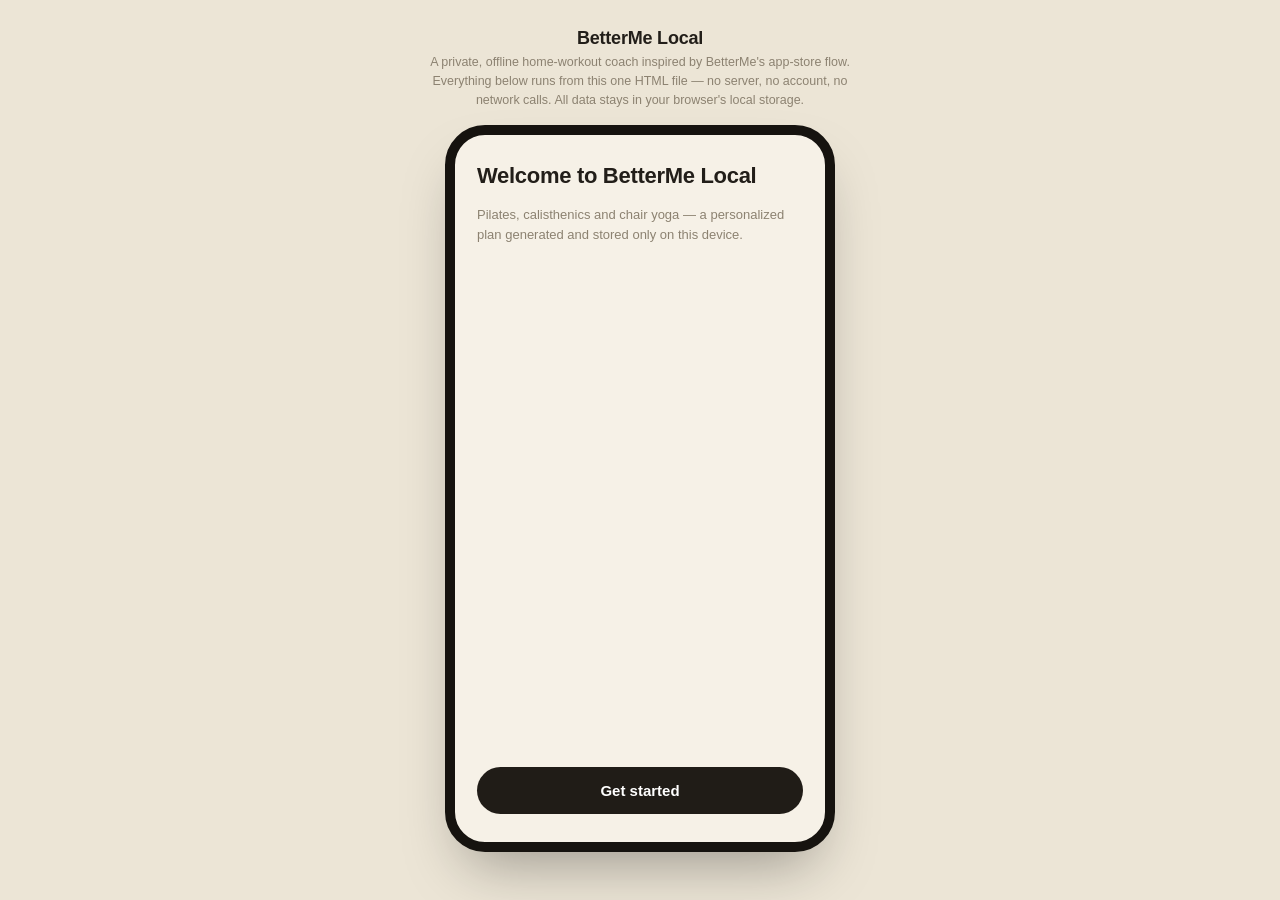
<file: betterme-local.html>
<!DOCTYPE html>
<html lang="en">
<head>
<meta charset="UTF-8" />
<meta name="viewport" content="width=device-width, initial-scale=1.0" />
<title>BetterMe Local – Private Workout Coach</title>
<style>
  :root {
    --bg: #ECE5D6;
    --cream: #F6F1E7;
    --card: #FFFFFF;
    --ink: #221E19;
    --pose-ink: var(--ink);
    --muted: #8C8271;
    --line: #E4DCC9;
    --accent-dark: #201C17;
    --green: #4C9A6A;
    --green-soft: #E6F1EA;
    --pilates-bg: #EFE3D8;
    --pilates-fg: #7A5A3A;
    --cali-bg: #E7ECE3;
    --cali-fg: #4B5D46;
    --yoga-bg: #E9F1EC;
    --yoga-fg: #3E6B57;
    --radius-sm: 10px;
    --radius-md: 18px;
    --radius-lg: 28px;
    --font: -apple-system, BlinkMacSystemFont, "Segoe UI", Roboto, Helvetica, Arial, sans-serif;
  }
  * { box-sizing: border-box; margin: 0; padding: 0; }
  html, body {
    height: 100%;
    background: var(--bg);
    font-family: var(--font);
    color: var(--ink);
  }
  body {
    display: flex;
    flex-direction: column;
    align-items: center;
    padding: 28px 16px 48px;
    gap: 16px;
  }
  .app-banner {
    text-align: center;
    max-width: 420px;
  }
  .app-banner h1 { font-size: 18px; font-weight: 700; letter-spacing: -0.2px; }
  .app-banner p { font-size: 12.5px; color: var(--muted); margin-top: 4px; line-height: 1.5; }

  .phone {
    width: 390px;
    max-width: 100%;
    height: 780px;
    background: var(--cream);
    border-radius: 40px;
    border: 10px solid #16130F;
    box-shadow: 0 30px 60px -20px rgba(0,0,0,0.35);
    overflow: hidden;
    position: relative;
    display: flex;
    flex-direction: column;
  }
  .phone-screen {
    flex: 1;
    display: flex;
    flex-direction: column;
    min-height: 0;
    position: relative;
  }
  .screen {
    display: none;
    flex-direction: column;
    height: 100%;
    min-height: 0;
  }
  .screen.active { display: flex; }

  .scroll {
    flex: 1;
    overflow-y: auto;
    padding: 20px 20px 12px;
  }
  .scroll::-webkit-scrollbar { width: 0; }

  .topbar {
    display: flex;
    align-items: center;
    justify-content: space-between;
    padding: 18px 20px 6px;
  }
  .topbar h2 { font-size: 20px; font-weight: 700; letter-spacing: -0.3px; }
  .topbar .sub { font-size: 12px; color: var(--muted); margin-top: 2px; }
  .icon-btn {
    width: 34px; height: 34px;
    border-radius: 50%;
    border: none;
    background: var(--card);
    display: flex; align-items: center; justify-content: center;
    font-size: 15px;
    cursor: pointer;
    box-shadow: 0 1px 2px rgba(0,0,0,0.06);
  }

  /* Buttons */
  .btn-primary {
    display: block;
    width: 100%;
    background: var(--accent-dark);
    color: #fff;
    border: none;
    border-radius: 999px;
    padding: 15px 20px;
    font-size: 15px;
    font-weight: 600;
    cursor: pointer;
    text-align: center;
  }
  .btn-primary:active { opacity: 0.85; }
  .btn-secondary {
    display: block;
    width: 100%;
    background: transparent;
    color: var(--ink);
    border: 1.5px solid var(--line);
    border-radius: 999px;
    padding: 13px 20px;
    font-size: 14px;
    font-weight: 600;
    cursor: pointer;
    text-align: center;
  }
  .btn-danger {
    display: block;
    width: 100%;
    background: transparent;
    color: #B5473B;
    border: 1.5px solid #EAD3CE;
    border-radius: 999px;
    padding: 13px 20px;
    font-size: 13.5px;
    font-weight: 600;
    cursor: pointer;
  }

  /* Onboarding */
  .onb-step { display: none; flex-direction: column; gap: 14px; padding: 28px 22px; height: 100%; }
  .onb-step.active { display: flex; }
  .onb-title { font-size: 22px; font-weight: 700; letter-spacing: -0.3px; margin-bottom: 2px; }
  .onb-sub { font-size: 13px; color: var(--muted); margin-bottom: 8px; line-height: 1.5; }
  .onb-options { display: flex; flex-direction: column; gap: 10px; flex: 1; }
  .option-card {
    background: var(--card);
    border: 2px solid transparent;
    border-radius: var(--radius-md);
    padding: 14px 16px;
    display: flex;
    align-items: center;
    gap: 12px;
    cursor: pointer;
  }
  .option-card.selected { border-color: var(--accent-dark); }
  .option-card .emoji { font-size: 22px; width: 30px; text-align: center; }
  .option-card .label { font-weight: 600; font-size: 14.5px; }
  .option-card .desc { font-size: 12px; color: var(--muted); margin-top: 1px; }
  .progress-dots-onb { display: flex; gap: 6px; justify-content: center; margin-top: 6px; }
  .progress-dots-onb span { width: 6px; height: 6px; border-radius: 50%; background: var(--line); }
  .progress-dots-onb span.done { background: var(--accent-dark); }

  /* Today screen */
  .today-card {
    background: var(--card);
    border-radius: var(--radius-lg);
    padding: 18px;
    display: flex;
    flex-direction: column;
    gap: 10px;
    margin-bottom: 18px;
  }
  .zone-chip {
    display: inline-block;
    font-size: 11px;
    font-weight: 700;
    padding: 4px 10px;
    border-radius: 999px;
    align-self: flex-start;
  }
  .zone-chip.Pilates { background: var(--pilates-bg); color: var(--pilates-fg); }
  .zone-chip.Calisthenics { background: var(--cali-bg); color: var(--cali-fg); }
  .zone-chip.ChairYoga { background: var(--yoga-bg); color: var(--yoga-fg); }
  .zone-chip.RestDay { background: var(--line); color: var(--muted); }
  .today-illustration {
    width: 100%;
    height: 130px;
    border-radius: var(--radius-md);
    display: flex;
    align-items: center;
    justify-content: center;
    font-size: 52px;
  }
  .today-illustration.Pilates { background: var(--pilates-bg); }
  .today-illustration.Calisthenics { background: var(--cali-bg); }
  .today-illustration.ChairYoga { background: var(--yoga-bg); }
  .today-illustration.RestDay { background: var(--line); }
  .today-title { font-size: 18px; font-weight: 700; letter-spacing: -0.2px; }
  .today-meta { font-size: 12.5px; color: var(--muted); }

  .section-label { font-size: 13px; font-weight: 700; color: var(--ink); margin: 4px 0 10px; }
  .day-grid {
    display: grid;
    grid-template-columns: repeat(5, 1fr);
    gap: 8px;
    margin-bottom: 18px;
  }
  .day-pill {
    background: var(--card);
    border-radius: 14px;
    padding: 8px 4px 10px;
    text-align: center;
    cursor: pointer;
    border: 2px solid transparent;
  }
  .day-pill.current { border-color: var(--accent-dark); }
  .day-pill .num { font-size: 10.5px; color: var(--muted); font-weight: 600; }
  .day-pill .mark { font-size: 17px; margin-top: 3px; }
  .day-pill.done .mark { color: var(--green); }
  .day-pill.rest .mark { color: var(--muted); }
  .day-pill.upcoming .mark { color: var(--line); }

  .streak-row {
    display: flex;
    gap: 10px;
    margin-bottom: 18px;
  }
  .stat-box {
    flex: 1;
    background: var(--card);
    border-radius: var(--radius-md);
    padding: 12px;
    text-align: center;
  }
  .stat-box .n { font-size: 19px; font-weight: 700; }
  .stat-box .l { font-size: 10.5px; color: var(--muted); margin-top: 2px; }

  /* Library */
  .cat-tabs { display: flex; gap: 8px; padding: 0 20px 14px; }
  .cat-tab {
    flex: 1;
    text-align: center;
    padding: 9px 4px;
    border-radius: 999px;
    background: var(--card);
    font-size: 12.5px;
    font-weight: 600;
    cursor: pointer;
    color: var(--muted);
  }
  .cat-tab.active { background: var(--accent-dark); color: #fff; }
  .workout-card {
    background: var(--card);
    border-radius: var(--radius-md);
    padding: 14px;
    display: flex;
    align-items: center;
    gap: 12px;
    margin-bottom: 10px;
    cursor: pointer;
  }
  .workout-card .ic {
    width: 52px; height: 52px;
    border-radius: 14px;
    display: flex; align-items: center; justify-content: center;
    font-size: 24px;
    flex-shrink: 0;
  }
  .workout-card .info { flex: 1; min-width: 0; }
  .workout-card .info .n { font-weight: 600; font-size: 14px; }
  .workout-card .info .m { font-size: 11.5px; color: var(--muted); margin-top: 2px; }
  .workout-card .chev { color: var(--muted); font-size: 16px; }

  /* Detail */
  .detail-illustration {
    width: 100%;
    height: 190px;
    display: flex; align-items: center; justify-content: center;
    font-size: 70px;
  }
  .detail-body { padding: 20px; display: flex; flex-direction: column; gap: 14px; flex: 1; min-height: 0; }
  .detail-title { font-size: 21px; font-weight: 700; letter-spacing: -0.3px; }
  .detail-meta { font-size: 13px; color: var(--muted); }
  .exercise-list { display: flex; flex-direction: column; gap: 8px; overflow-y: auto; flex: 1; }
  .exercise-row {
    display: flex; align-items: center; gap: 10px;
    background: var(--card); border-radius: 12px; padding: 10px 12px;
  }
  .exercise-row .e { font-size: 18px; width: 26px; text-align: center; }
  .exercise-row .name { flex: 1; font-size: 13px; font-weight: 600; }
  .exercise-row .dur { font-size: 11.5px; color: var(--muted); }

  /* Player */
  .player { background: var(--ink); color: #fff; height: 100%; display: flex; flex-direction: column; --pose-ink: var(--muted); }
  .player .ptop { display: flex; align-items: center; justify-content: space-between; padding: 18px 20px 8px; }
  .player .close-btn {
    width: 32px; height: 32px; border-radius: 50%; border: none;
    background: rgba(255,255,255,0.12); color: #fff; font-size: 14px; cursor: pointer;
  }
  .dots { display: flex; gap: 5px; padding: 0 20px 14px; flex-wrap: wrap; }
  .dots span { flex: 1; height: 4px; border-radius: 2px; background: rgba(255,255,255,0.18); }
  .dots span.done { background: #fff; }
  .dots span.now { background: rgba(255,255,255,0.6); }
  .player-mid { flex: 1; display: flex; flex-direction: column; align-items: center; justify-content: center; gap: 10px; padding: 0 20px; text-align: center; }
  .player-emoji { font-size: 64px; }
  .player-state { font-size: 12.5px; letter-spacing: 1.5px; text-transform: uppercase; color: rgba(255,255,255,0.55); font-weight: 700; }
  .player-name { font-size: 22px; font-weight: 700; letter-spacing: -0.2px; }
  .player-stats { display: flex; align-items: center; justify-content: space-between; padding: 6px 26px 18px; }
  .player-stats .col { text-align: center; flex: 1; }
  .player-stats .col .v { font-size: 13px; font-weight: 700; }
  .player-stats .col .k { font-size: 10px; color: rgba(255,255,255,0.5); margin-top: 2px; }
  .player-stats .timer { font-size: 34px; font-weight: 700; flex: 1.3; }
  .player-controls { display: flex; align-items: center; justify-content: center; gap: 22px; padding: 4px 20px 18px; }
  .ctrl-btn {
    background: rgba(255,255,255,0.1);
    border: none; color: #fff; border-radius: 999px;
    padding: 12px 16px; font-size: 13px; font-weight: 600; cursor: pointer;
  }
  .ctrl-btn.play { background: #fff; color: var(--ink); padding: 14px 26px; }
  .player-next { margin: 0 20px 22px; background: rgba(255,255,255,0.08); border-radius: 14px; padding: 10px 12px; display: flex; align-items: center; gap: 10px; }
  .player-next .e { font-size: 20px; }
  .player-next .t { font-size: 11px; color: rgba(255,255,255,0.5); }
  .player-next .n { font-size: 13px; font-weight: 600; }

  /* Complete screen */
  .complete-wrap { flex: 1; display: flex; flex-direction: column; align-items: center; justify-content: center; gap: 6px; padding: 30px; text-align: center; }
  .complete-wrap .big-emoji { font-size: 56px; margin-bottom: 6px; }
  .complete-wrap h2 { font-size: 22px; font-weight: 700; }
  .complete-wrap p { font-size: 13px; color: var(--muted); margin-top: 4px; }
  .complete-stats { display: flex; gap: 14px; margin: 20px 0 28px; width: 100%; }
  .complete-actions { width: 100%; display: flex; flex-direction: column; gap: 10px; }

  /* Progress */
  .streak-hero { background: var(--card); border-radius: var(--radius-lg); padding: 20px; text-align: center; margin-bottom: 16px; }
  .streak-hero .flame { font-size: 34px; }
  .streak-hero .n { font-size: 30px; font-weight: 800; margin-top: 4px; }
  .streak-hero .l { font-size: 12px; color: var(--muted); }
  .progress-days { display: flex; flex-direction: column; gap: 8px; }
  .prog-row { display: flex; align-items: center; gap: 10px; background: var(--card); border-radius: 12px; padding: 10px 12px; }
  .prog-row .mk { width: 22px; text-align: center; font-size: 15px; }
  .prog-row .txt { flex: 1; font-size: 12.5px; }
  .prog-row .txt .n { font-weight: 600; }
  .prog-row .txt .s { color: var(--muted); font-size: 11px; }

  /* Profile */
  .profile-card { background: var(--card); border-radius: var(--radius-md); padding: 16px; margin-bottom: 12px; }
  .profile-row { display: flex; justify-content: space-between; padding: 8px 0; font-size: 13px; border-bottom: 1px solid var(--line); }
  .profile-row:last-child { border-bottom: none; }
  .profile-row .k { color: var(--muted); }
  .profile-row .v { font-weight: 600; }
  .privacy-note { font-size: 11px; color: var(--muted); text-align: center; line-height: 1.6; margin-top: 14px; }

  /* Bottom nav */
  .nav-bar {
    display: none;
    border-top: 1px solid var(--line);
    background: var(--cream);
    padding: 10px 8px 16px;
    gap: 4px;
  }
  .nav-bar.visible { display: flex; }
  .nav-item {
    flex: 1;
    background: none; border: none;
    display: flex; flex-direction: column; align-items: center; gap: 3px;
    color: var(--muted);
    font-size: 10px;
    font-weight: 600;
    cursor: pointer;
    padding: 4px 0;
  }
  .nav-item .ic { font-size: 18px; }
  .nav-item.active { color: var(--ink); }
</style>
</head>
<body>

  <div class="app-banner">
    <h1>BetterMe Local</h1>
    <p>A private, offline home-workout coach inspired by BetterMe's app-store flow.<br>Everything below runs from this one HTML file — no server, no account, no network calls. All data stays in your browser's local storage.</p>
  </div>

  <div class="phone">
    <div class="phone-screen">

      <!-- ONBOARDING -->
      <div class="screen" id="screen-onboarding">
        <div class="onb-step active" data-step="0">
          <div class="onb-title">Welcome to BetterMe Local</div>
          <div class="onb-sub">Pilates, calisthenics and chair yoga — a personalized plan generated and stored only on this device.</div>
          <div style="flex:1"></div>
          <button class="btn-primary" onclick="onbNext()">Get started</button>
        </div>

        <div class="onb-step" data-step="1">
          <div class="onb-title">What's your goal?</div>
          <div class="onb-sub">This shapes the mix of workouts in your plan.</div>
          <div class="onb-options" id="onb-goals"></div>
          <div class="progress-dots-onb"><span class="done"></span><span></span><span></span><span></span></div>
        </div>

        <div class="onb-step" data-step="2">
          <div class="onb-title">Your level?</div>
          <div class="onb-sub">Adjusts how long each exercise round lasts.</div>
          <div class="onb-options" id="onb-levels"></div>
          <div class="progress-dots-onb"><span class="done"></span><span class="done"></span><span></span><span></span></div>
        </div>

        <div class="onb-step" data-step="3">
          <div class="onb-title">Days per week?</div>
          <div class="onb-sub">How often you want to train.</div>
          <div class="onb-options" id="onb-days"></div>
          <div class="progress-dots-onb"><span class="done"></span><span class="done"></span><span class="done"></span><span></span></div>
        </div>

        <div class="onb-step" data-step="4">
          <div class="onb-title">Your plan is ready</div>
          <div class="onb-sub" id="onb-summary"></div>
          <div style="flex:1"></div>
          <button class="btn-primary" onclick="finishOnboarding()">Start training</button>
        </div>
      </div>

      <!-- TODAY -->
      <div class="screen" id="screen-today">
        <div class="topbar">
          <div>
            <h2>Today</h2>
            <div class="sub" id="today-datesub"></div>
          </div>
          <button class="icon-btn" onclick="show('screen-profile')">⚙️</button>
        </div>
        <div class="scroll" id="today-content"></div>
      </div>

      <!-- LIBRARY -->
      <div class="screen" id="screen-library">
        <div class="topbar"><div><h2>Workouts</h2><div class="sub">Browse the full library</div></div></div>
        <div class="cat-tabs" id="lib-tabs"></div>
        <div class="scroll" id="lib-content"></div>
      </div>

      <!-- DETAIL -->
      <div class="screen" id="screen-detail">
        <div class="detail-illustration" id="detail-illustration"></div>
        <div class="detail-body">
          <button class="icon-btn" style="position:absolute; top:16px; left:16px;" onclick="backFromDetail()">←</button>
          <span class="zone-chip" id="detail-chip"></span>
          <div class="detail-title" id="detail-title"></div>
          <div class="detail-meta" id="detail-meta"></div>
          <div class="exercise-list" id="detail-exercises"></div>
          <button class="btn-primary" onclick="startPlayer()">Start Workout</button>
        </div>
      </div>

      <!-- PLAYER -->
      <div class="screen" id="screen-player">
        <div class="player">
          <div class="ptop">
            <button class="close-btn" onclick="closePlayer()">✕</button>
            <div style="font-size:12px; opacity:0.6;" id="player-workout-name"></div>
            <div style="width:32px;"></div>
          </div>
          <div class="dots" id="player-dots"></div>
          <div class="player-mid">
            <div class="player-emoji" id="player-emoji"></div>
            <div class="player-state" id="player-state"></div>
            <div class="player-name" id="player-name"></div>
          </div>
          <div class="player-stats">
            <div class="col"><div class="v" id="player-elapsed">00:00</div><div class="k">ELAPSED</div></div>
            <div class="timer" id="player-timer">0:00</div>
            <div class="col"><div class="v" id="player-cal">0</div><div class="k">CAL</div></div>
          </div>
          <div class="player-next" id="player-next"></div>
          <div class="player-controls">
            <button class="ctrl-btn" onclick="playerPrev()">◀ Prev</button>
            <button class="ctrl-btn play" id="player-playbtn" onclick="playerToggle()">Pause</button>
            <button class="ctrl-btn" onclick="playerNext()">Next ▶</button>
          </div>
        </div>
      </div>

      <!-- COMPLETE -->
      <div class="screen" id="screen-complete">
        <div class="complete-wrap">
          <div class="big-emoji">🎉</div>
          <h2>Workout complete!</h2>
          <p>Nice work — that's another one logged, fully offline.</p>
          <div class="complete-stats">
            <div class="stat-box"><div class="n" id="complete-time">0:00</div><div class="l">TIME</div></div>
            <div class="stat-box"><div class="n" id="complete-cal">0</div><div class="l">CAL</div></div>
            <div class="stat-box"><div class="n" id="complete-streak">0</div><div class="l">STREAK</div></div>
          </div>
          <div class="complete-actions">
            <button class="btn-primary" onclick="finishComplete()">Back to plan</button>
          </div>
        </div>
      </div>

      <!-- PROGRESS -->
      <div class="screen" id="screen-progress">
        <div class="topbar"><div><h2>Progress</h2><div class="sub">Your all-time stats</div></div></div>
        <div class="scroll" id="progress-content"></div>
      </div>

      <!-- PROFILE -->
      <div class="screen" id="screen-profile">
        <div class="topbar"><div><h2>Profile</h2><div class="sub">Plan settings &amp; data</div></div></div>
        <div class="scroll" id="profile-content"></div>
      </div>

    </div>

    <div class="nav-bar" id="nav-bar">
      <button class="nav-item" data-tab="screen-today" onclick="show('screen-today')"><span class="ic">🏠</span>Today</button>
      <button class="nav-item" data-tab="screen-library" onclick="show('screen-library')"><span class="ic">📚</span>Library</button>
      <button class="nav-item" data-tab="screen-progress" onclick="show('screen-progress')"><span class="ic">📈</span>Progress</button>
      <button class="nav-item" data-tab="screen-profile" onclick="show('screen-profile')"><span class="ic">👤</span>Profile</button>
    </div>
  </div>

<script>
(function () {
  "use strict";

  var STORAGE_KEY = "betterme_local_v1";

  /* ---------------- Exercise & workout library ---------------- */

  var CAT_CLASS = { Pilates: "Pilates", Calisthenics: "Calisthenics", "Chair Yoga": "ChairYoga" };
  var CAT_TOP = { Pilates: "var(--pilates-fg)", Calisthenics: "var(--cali-fg)", "Chair Yoga": "var(--yoga-fg)" };
  var CAT_SOFT = { Pilates: "var(--pilates-bg)", Calisthenics: "var(--cali-bg)", "Chair Yoga": "var(--yoga-bg)" };
  var CAT_HERO_POSE = { Pilates: "flex", Calisthenics: "fullbody", "Chair Yoga": "rest" };
  var ZONE_POSE = { Legs: "legs", Arms: "arms", Core: "core", "Full Body": "fullbody", Flexibility: "flex" };

  /* Small illustrated character (face, pigtails, filled outlined limbs, shoes)
     built from primitives so every pose reuses the app's existing palette —
     "top" is the shirt/bra color, "soft" is the shorts tint, both already
     defined per category above. Arms and legs stay bare (cream, like skin)
     rather than fully covered, matching a shorts+bra silhouette. No new
     illustration colors are introduced. */
  function capsule(x1, y1, x2, y2, w, fill) {
    return '<line x1="' + x1 + '" y1="' + y1 + '" x2="' + x2 + '" y2="' + y2 + '" stroke="var(--pose-ink)" stroke-width="' + (w + 4) + '" stroke-linecap="round"/>' +
      '<line x1="' + x1 + '" y1="' + y1 + '" x2="' + x2 + '" y2="' + y2 + '" stroke="' + fill + '" stroke-width="' + w + '" stroke-linecap="round"/>';
  }
  function jointDot(cx, cy, w, fill) {
    return '<circle cx="' + cx + '" cy="' + cy + '" r="' + (w / 2 + 2) + '" fill="var(--pose-ink)"/><circle cx="' + cx + '" cy="' + cy + '" r="' + (w / 2) + '" fill="' + fill + '"/>';
  }
  function poseHead(cx, cy, r) {
    return '<circle cx="' + cx + '" cy="' + cy + '" r="' + r + '" fill="var(--cream)" stroke="var(--pose-ink)" stroke-width="3"/>';
  }
  function poseBangs(cx, cy, r) {
    return '<path d="M' + (cx - r * 1.05) + ' ' + (cy - r * 0.1) + ' Q' + (cx - r * 1.15) + ' ' + (cy - r * 1.35) + ' ' + cx + ' ' + (cy - r * 1.4) +
      ' Q' + (cx + r * 1.15) + ' ' + (cy - r * 1.35) + ' ' + (cx + r * 1.05) + ' ' + (cy - r * 0.1) +
      ' Q' + (cx + r * 0.85) + ' ' + (cy - r * 0.55) + ' ' + cx + ' ' + (cy - r * 0.6) +
      ' Q' + (cx - r * 0.85) + ' ' + (cy - r * 0.55) + ' ' + (cx - r * 1.05) + ' ' + (cy - r * 0.1) + ' Z" fill="var(--pose-ink)"/>';
  }
  function posePigtail(cx, cy, r, dir) {
    var bx = cx + dir * r * 0.95, by = cy + r * 0.25;
    return '<circle cx="' + bx + '" cy="' + by + '" r="4.2" fill="var(--pose-ink)"/>' +
      '<circle cx="' + (bx + dir * 1.5) + '" cy="' + (by + 5.5) + '" r="3.3" fill="var(--pose-ink)"/>';
  }
  function poseFace(cx, cy, r, accent) {
    var ex = r * 0.4;
    return '<path d="M' + (cx - ex - 3) + ' ' + (cy + 0.5) + ' Q' + (cx - ex) + ' ' + (cy - 3.2) + ' ' + (cx - ex + 3) + ' ' + (cy + 0.5) + '" stroke="var(--pose-ink)" stroke-width="1.7" fill="none" stroke-linecap="round"/>' +
      '<path d="M' + (cx + ex - 3) + ' ' + (cy + 0.5) + ' Q' + (cx + ex) + ' ' + (cy - 3.2) + ' ' + (cx + ex + 3) + ' ' + (cy + 0.5) + '" stroke="var(--pose-ink)" stroke-width="1.7" fill="none" stroke-linecap="round"/>' +
      '<circle cx="' + (cx - r * 0.72) + '" cy="' + (cy + r * 0.42) + '" r="2.1" fill="' + accent + '" opacity="0.5"/>' +
      '<circle cx="' + (cx + r * 0.72) + '" cy="' + (cy + r * 0.42) + '" r="2.1" fill="' + accent + '" opacity="0.5"/>' +
      '<path d="M' + (cx - r * 0.3) + ' ' + (cy + r * 0.38) + ' Q' + cx + ' ' + (cy + r * 0.6) + ' ' + (cx + r * 0.3) + ' ' + (cy + r * 0.38) + '" stroke="var(--pose-ink)" stroke-width="1.8" fill="none" stroke-linecap="round"/>';
  }
  function poseTorso(x, y, w, h, rx, fill, rot, rcx, rcy) {
    var t = rot ? ' transform="rotate(' + rot + ' ' + rcx + ' ' + rcy + ')"' : "";
    return '<rect x="' + x + '" y="' + y + '" width="' + w + '" height="' + h + '" rx="' + rx + '" fill="' + fill + '" stroke="var(--pose-ink)" stroke-width="2.5"' + t + "/>";
  }
  function poseShoe(cx, cy, angle) {
    return '<g transform="rotate(' + angle + ' ' + cx + ' ' + cy + ')">' +
      '<rect x="' + (cx - 8) + '" y="' + (cy - 5) + '" width="18" height="10" rx="5" fill="var(--pose-ink)"/>' +
      '<rect x="' + (cx - 7) + '" y="' + (cy + 2) + '" width="16" height="3" rx="1.5" fill="var(--cream)"/>' +
      "</g>";
  }
  function poseHand(cx, cy) {
    return '<circle cx="' + cx + '" cy="' + cy + '" r="5.5" fill="var(--cream)" stroke="var(--pose-ink)" stroke-width="2.5"/>';
  }
  function poseHeadGroup(cx, cy, r, accent) {
    return poseBangs(cx, cy, r) + poseHead(cx, cy, r) + posePigtail(cx, cy, r, -1) + posePigtail(cx, cy, r, 1) + poseFace(cx, cy, r, accent);
  }

  var CREAM = "var(--cream)";

  var POSES = {
    flex: function (top, soft) {
      return capsule(46, 58, 43, 90, 11, CREAM) +
        capsule(54, 58, 66, 64, 10, CREAM) + jointDot(66, 64, 10, CREAM) + capsule(66, 64, 58, 78, 9, CREAM) +
        poseShoe(43, 92, -8) + poseShoe(58, 80, 25) +
        poseTorso(39, 32, 22, 24, 10, top, -6, 50, 44) +
        poseTorso(38, 50, 24, 12, 6, soft, -6, 50, 56) +
        capsule(42, 36, 30, 14, 7, CREAM) + poseHand(29, 13) +
        capsule(58, 38, 71, 48, 7, CREAM) + poseHand(72, 49) +
        poseHeadGroup(48, 19, 10, top);
    },
    legs: function (top, soft) {
      return capsule(43, 58, 37, 74, 9, CREAM) + jointDot(37, 74, 9, CREAM) + capsule(37, 74, 42, 92, 8, CREAM) +
        capsule(57, 58, 63, 74, 9, CREAM) + jointDot(63, 74, 9, CREAM) + capsule(63, 74, 58, 92, 8, CREAM) +
        poseShoe(41, 94, 0) + poseShoe(59, 94, 0) +
        capsule(41, 40, 24, 46, 8, CREAM) + poseHand(21, 47) +
        capsule(59, 40, 76, 46, 8, CREAM) + poseHand(79, 47) +
        poseTorso(39, 30, 22, 18, 9, top, 0, 50, 39) +
        poseTorso(38, 46, 24, 13, 6, soft, 0, 50, 52) +
        poseHeadGroup(50, 18, 10, top);
    },
    arms: function (top, soft) {
      return capsule(45, 62, 43, 90, 8, CREAM) + poseShoe(42, 92, 0) +
        capsule(55, 62, 57, 90, 8, CREAM) + poseShoe(58, 92, 0) +
        capsule(39, 38, 28, 50, 7, CREAM) + jointDot(28, 50, 7, CREAM) + capsule(28, 50, 37, 36, 7, CREAM) + poseHand(37, 36) +
        capsule(61, 38, 72, 50, 7, CREAM) + jointDot(72, 50, 7, CREAM) + capsule(72, 50, 63, 36, 7, CREAM) + poseHand(63, 36) +
        poseTorso(39, 30, 22, 24, 10, top, 0, 50, 42) +
        poseTorso(38, 48, 24, 13, 6, soft, 0, 50, 54) +
        poseHeadGroup(50, 18, 10, top);
    },
    core: function (top, soft) {
      return capsule(52, 68, 64, 60, 9, CREAM) + jointDot(64, 60, 9, CREAM) + capsule(64, 60, 74, 70, 8, CREAM) + poseShoe(78, 72, 55) +
        capsule(50, 68, 58, 62, 9, CREAM) + jointDot(58, 62, 9, CREAM) + capsule(58, 62, 50, 52, 8, CREAM) + poseShoe(51, 51, -45) +
        capsule(40, 52, 30, 64, 7, CREAM) + poseHand(28, 66) +
        poseTorso(34, 34, 20, 22, 10, top, 24, 44, 45) +
        poseTorso(28, 52, 22, 12, 6, soft, 24, 44, 58) +
        poseHeadGroup(38, 24, 9, top);
    },
    fullbody: function (top, soft) {
      return capsule(50, 58, 29, 82, 10, CREAM) + poseShoe(26, 84, -30) +
        capsule(50, 58, 71, 82, 10, CREAM) + poseShoe(74, 84, 30) +
        capsule(44, 36, 21, 15, 7, CREAM) + poseHand(19, 13) +
        capsule(56, 36, 79, 15, 7, CREAM) + poseHand(81, 13) +
        poseTorso(40, 30, 20, 22, 10, top, 0, 50, 41) +
        poseTorso(38, 46, 24, 12, 6, soft, 0, 50, 52) +
        poseHeadGroup(50, 18, 10, top);
    },
    rest: function (top, soft) {
      return '<ellipse cx="50" cy="80" rx="27" ry="8" fill="' + soft + '" stroke="var(--pose-ink)" stroke-width="2.5"/>' +
        capsule(40, 64, 25, 58, 8, CREAM) + poseHand(22, 57) +
        capsule(60, 64, 75, 58, 8, CREAM) + poseHand(78, 57) +
        poseTorso(37, 32, 26, 30, 12, top, 0, 50, 47) +
        poseHeadGroup(50, 24, 10, top);
    }
  };

  function poseIconHTML(poseName, topColor, softColor, sizePx) {
    return '<div style="width:' + sizePx + 'px; height:' + sizePx + 'px;">' +
      '<svg viewBox="0 0 100 100" width="100%" height="100%">' + POSES[poseName](topColor, softColor) + "</svg>" +
      "</div>";
  }

  function categoryIconHTML(category, sizePx) {
    return poseIconHTML(CAT_HERO_POSE[category], CAT_TOP[category], CAT_SOFT[category], sizePx);
  }

  function zoneIconHTML(zone, category, sizePx) {
    return poseIconHTML(ZONE_POSE[zone], CAT_TOP[category], CAT_SOFT[category], sizePx);
  }

  var EXERCISES = {
    roll_up: { name: "Pilates Roll-Up", category: "Pilates", zone: "Core", work: 30, rest: 15, cal: 5 },
    single_leg_stretch: { name: "Single-Leg Stretch", category: "Pilates", zone: "Core", work: 30, rest: 15, cal: 5 },
    leg_circles: { name: "Leg Circles", category: "Pilates", zone: "Legs", work: 30, rest: 15, cal: 4 },
    swan_prep: { name: "Swan Prep", category: "Pilates", zone: "Full Body", work: 30, rest: 15, cal: 5 },
    side_leg_lift: { name: "Side-Lying Leg Lift", category: "Pilates", zone: "Legs", work: 30, rest: 15, cal: 4 },
    hundred: { name: "Pilates Hundred", category: "Pilates", zone: "Core", work: 45, rest: 15, cal: 6 },
    spine_twist: { name: "Spine Twist", category: "Pilates", zone: "Flexibility", work: 30, rest: 10, cal: 3 },
    bridge_lift: { name: "Bridge Lift", category: "Pilates", zone: "Legs", work: 30, rest: 15, cal: 5 },
    saw_stretch: { name: "Saw Stretch", category: "Pilates", zone: "Flexibility", work: 30, rest: 10, cal: 3 },
    teaser_prep: { name: "Teaser Prep", category: "Pilates", zone: "Core", work: 30, rest: 15, cal: 5 },

    squats: { name: "Bodyweight Squats", category: "Calisthenics", zone: "Legs", work: 40, rest: 15, cal: 8 },
    pushups: { name: "Push-Ups", category: "Calisthenics", zone: "Arms", work: 30, rest: 15, cal: 8 },
    reverse_lunges: { name: "Reverse Lunges", category: "Calisthenics", zone: "Legs", work: 40, rest: 15, cal: 7 },
    plank_hold: { name: "Plank Hold", category: "Calisthenics", zone: "Core", work: 30, rest: 15, cal: 6 },
    mountain_climbers: { name: "Mountain Climbers", category: "Calisthenics", zone: "Full Body", work: 30, rest: 15, cal: 9 },
    tricep_dips: { name: "Tricep Dips", category: "Calisthenics", zone: "Arms", work: 30, rest: 15, cal: 7 },
    glute_bridges: { name: "Glute Bridges", category: "Calisthenics", zone: "Legs", work: 30, rest: 15, cal: 6 },
    burpees: { name: "Burpees", category: "Calisthenics", zone: "Full Body", work: 30, rest: 20, cal: 10 },
    bicycle_crunches: { name: "Bicycle Crunches", category: "Calisthenics", zone: "Core", work: 30, rest: 15, cal: 7 },
    jumping_jacks: { name: "Jumping Jacks", category: "Calisthenics", zone: "Full Body", work: 40, rest: 15, cal: 9 },

    seated_cat_cow: { name: "Seated Cat-Cow", category: "Chair Yoga", zone: "Flexibility", work: 30, rest: 10, cal: 2 },
    seated_fold: { name: "Seated Forward Fold", category: "Chair Yoga", zone: "Flexibility", work: 30, rest: 10, cal: 2 },
    chair_pigeon: { name: "Chair Pigeon Stretch", category: "Chair Yoga", zone: "Flexibility", work: 30, rest: 10, cal: 2 },
    seated_twist: { name: "Seated Twist", category: "Chair Yoga", zone: "Flexibility", work: 30, rest: 10, cal: 2 },
    seated_side_bend: { name: "Seated Side Bend", category: "Chair Yoga", zone: "Flexibility", work: 30, rest: 10, cal: 2 },
    chair_warrior_arms: { name: "Chair Warrior Arms", category: "Chair Yoga", zone: "Arms", work: 30, rest: 10, cal: 3 },
    seated_leg_ext: { name: "Seated Leg Extension", category: "Chair Yoga", zone: "Legs", work: 30, rest: 10, cal: 3 },
    seated_core_reach: { name: "Seated Core Reach", category: "Chair Yoga", zone: "Core", work: 30, rest: 10, cal: 3 },
    chair_neck_release: { name: "Chair Neck Release", category: "Chair Yoga", zone: "Flexibility", work: 20, rest: 10, cal: 1 },
    seated_breathing: { name: "Seated Breathing Flow", category: "Chair Yoga", zone: "Full Body", work: 30, rest: 10, cal: 2 }
  };

  var WORKOUTS = {
    pilates_core_flow: { name: "Pilates Core Flow", category: "Pilates", zone: "Core", exercises: ["roll_up", "single_leg_stretch", "hundred", "teaser_prep", "spine_twist"] },
    perfect_legs_day: { name: "Perfect Legs Day", category: "Pilates", zone: "Legs", exercises: ["leg_circles", "side_leg_lift", "bridge_lift", "swan_prep", "saw_stretch"] },
    full_body_pilates: { name: "Full Body Pilates", category: "Pilates", zone: "Full Body", exercises: ["swan_prep", "hundred", "bridge_lift", "roll_up", "spine_twist", "teaser_prep"] },

    lower_body_power: { name: "Lower Body Power", category: "Calisthenics", zone: "Legs", exercises: ["squats", "reverse_lunges", "glute_bridges", "jumping_jacks", "plank_hold"] },
    upper_body_burn: { name: "Upper Body Burn", category: "Calisthenics", zone: "Arms", exercises: ["pushups", "tricep_dips", "plank_hold", "mountain_climbers"] },
    full_body_calisthenics: { name: "Full Body Calisthenics", category: "Calisthenics", zone: "Full Body", exercises: ["burpees", "jumping_jacks", "mountain_climbers", "squats", "pushups", "bicycle_crunches"] },

    gentle_morning_stretch: { name: "Gentle Morning Stretch", category: "Chair Yoga", zone: "Flexibility", exercises: ["seated_cat_cow", "seated_fold", "seated_twist", "chair_neck_release", "seated_breathing"] },
    seated_flexibility_flow: { name: "Seated Flexibility Flow", category: "Chair Yoga", zone: "Flexibility", exercises: ["chair_pigeon", "seated_side_bend", "seated_twist", "seated_fold"] },
    chair_yoga_full_body: { name: "Chair Yoga Full Body", category: "Chair Yoga", zone: "Full Body", exercises: ["seated_breathing", "chair_warrior_arms", "seated_leg_ext", "seated_core_reach", "seated_cat_cow"] }
  };

  var GOALS = [
    { id: "lose_weight", label: "Lose weight", emoji: "🔥", desc: "More calisthenics, higher intensity", weights: { Calisthenics: 0.5, Pilates: 0.3, "Chair Yoga": 0.2 } },
    { id: "tone_sculpt", label: "Tone & sculpt", emoji: "💪", desc: "Balanced Pilates and calisthenics", weights: { Pilates: 0.45, Calisthenics: 0.4, "Chair Yoga": 0.15 } },
    { id: "flexibility_calm", label: "Flexibility & calm", emoji: "🌿", desc: "Gentle, mostly seated sessions", weights: { "Chair Yoga": 0.5, Pilates: 0.35, Calisthenics: 0.15 } },
    { id: "general_fitness", label: "General fitness", emoji: "⚡", desc: "An even mix of everything", weights: { Pilates: 0.34, Calisthenics: 0.33, "Chair Yoga": 0.33 } }
  ];

  var LEVELS = [
    { id: "beginner", label: "Beginner", emoji: "🌱", desc: "Shorter work intervals", mult: 0.75 },
    { id: "intermediate", label: "Intermediate", emoji: "🚶", desc: "Standard interval length", mult: 1.0 },
    { id: "advanced", label: "Advanced", emoji: "🏃", desc: "Longer, tougher intervals", mult: 1.3 }
  ];

  var DAY_OPTIONS = [3, 4, 5, 6, 7];

  var WEEKLY_TEMPLATES = {
    3: [true, false, true, false, true, false, false],
    4: [true, false, true, false, true, false, true],
    5: [true, true, false, true, true, false, true],
    6: [true, true, true, true, true, true, false],
    7: [true, true, true, true, true, true, true]
  };

  var PLAN_LENGTH = 14;
  var REST_CAL_RATE = 1; // cal/min while resting between exercises

  /* ---------------- State ---------------- */

  var state = null;

  function defaultState() {
    return {
      onboarded: false,
      goal: null,
      level: null,
      daysPerWeek: null,
      plan: [],
      stats: { streak: 0, totalWorkouts: 0, totalMinutes: 0, totalCalories: 0 }
    };
  }

  function loadState() {
    try {
      var raw = localStorage.getItem(STORAGE_KEY);
      if (raw) return JSON.parse(raw);
    } catch (e) { /* corrupted storage, fall back to fresh state */ }
    return defaultState();
  }

  function saveState() {
    localStorage.setItem(STORAGE_KEY, JSON.stringify(state));
  }

  /* ---------------- Plan generation ---------------- */

  function weightedCategory(weights) {
    var r = Math.random();
    var acc = 0;
    var cats = Object.keys(weights);
    for (var i = 0; i < cats.length; i++) {
      acc += weights[cats[i]];
      if (r <= acc) return cats[i];
    }
    return cats[cats.length - 1];
  }

  function workoutsInCategory(cat) {
    return Object.keys(WORKOUTS).filter(function (id) { return WORKOUTS[id].category === cat; });
  }

  function generatePlan(goalId, daysPerWeek) {
    var goal = GOALS.filter(function (g) { return g.id === goalId; })[0];
    var template = WEEKLY_TEMPLATES[daysPerWeek];
    var plan = [];
    var lastWorkoutId = null;
    for (var i = 0; i < PLAN_LENGTH; i++) {
      var isWorkoutDay = template[i % 7];
      if (!isWorkoutDay) {
        plan.push({ day: i + 1, type: "rest", workoutId: null, completed: false, completedAt: null });
        continue;
      }
      var cat = weightedCategory(goal.weights);
      var options = workoutsInCategory(cat).filter(function (id) { return id !== lastWorkoutId; });
      if (options.length === 0) options = workoutsInCategory(cat);
      var pick = options[Math.floor(Math.random() * options.length)];
      lastWorkoutId = pick;
      plan.push({ day: i + 1, type: "workout", workoutId: pick, completed: false, completedAt: null });
    }
    return plan;
  }

  function resolvedExercises(workoutId, levelMult) {
    var w = WORKOUTS[workoutId];
    return w.exercises.map(function (exId) {
      var ex = EXERCISES[exId];
      return {
        id: exId,
        name: ex.name,
        category: ex.category,
        zone: ex.zone,
        work: Math.max(15, Math.round((ex.work * levelMult) / 5) * 5),
        rest: ex.rest,
        cal: ex.cal
      };
    });
  }

  function workoutSummary(workoutId, levelMult) {
    var exs = resolvedExercises(workoutId, levelMult);
    var totalSeconds = exs.reduce(function (s, e) { return s + e.work + e.rest; }, 0) - exs[exs.length - 1].rest;
    var totalCal = exs.reduce(function (s, e) { return s + (e.cal * e.work) / 60; }, 0);
    return {
      minutes: Math.max(1, Math.round(totalSeconds / 60)),
      calories: Math.round(totalCal),
      exercises: exs
    };
  }

  function levelMult() {
    var lvl = LEVELS.filter(function (l) { return l.id === state.level; })[0];
    return lvl ? lvl.mult : 1.0;
  }

  /* ---------------- Navigation ---------------- */

  var MAIN_TABS = ["screen-today", "screen-library", "screen-progress", "screen-profile"];

  function show(id) {
    document.querySelectorAll(".screen").forEach(function (el) { el.classList.remove("active"); });
    document.getElementById(id).classList.add("active");

    var navBar = document.getElementById("nav-bar");
    if (MAIN_TABS.indexOf(id) !== -1) {
      navBar.classList.add("visible");
      document.querySelectorAll(".nav-item").forEach(function (btn) {
        btn.classList.toggle("active", btn.getAttribute("data-tab") === id);
      });
    } else {
      navBar.classList.remove("visible");
    }

    if (id === "screen-today") renderToday();
    if (id === "screen-library") renderLibrary();
    if (id === "screen-progress") renderProgress();
    if (id === "screen-profile") renderProfile();
  }
  window.show = show;

  /* ---------------- Onboarding ---------------- */

  var onbData = { goal: null, level: null, days: null };
  var onbStepIndex = 0;

  function renderOnbOptions(containerId, items, key, labelKey) {
    var el = document.getElementById(containerId);
    el.innerHTML = "";
    items.forEach(function (item) {
      var div = document.createElement("div");
      div.className = "option-card";
      div.innerHTML =
        '<div class="emoji">' + item.emoji + "</div>" +
        '<div><div class="label">' + item.label + '</div><div class="desc">' + item.desc + "</div></div>";
      div.onclick = function () {
        onbData[key] = item.id;
        Array.prototype.forEach.call(el.children, function (c) { c.classList.remove("selected"); });
        div.classList.add("selected");
        setTimeout(onbNext, 200);
      };
      el.appendChild(div);
    });
  }

  function renderDaysOptions() {
    var el = document.getElementById("onb-days");
    el.innerHTML = "";
    DAY_OPTIONS.forEach(function (n) {
      var div = document.createElement("div");
      div.className = "option-card";
      div.innerHTML = '<div class="emoji">📅</div><div><div class="label">' + n + " day" + (n > 1 ? "s" : "") + ' / week</div><div class="desc">' +
        (7 - n) + " rest day" + (7 - n === 1 ? "" : "s") + " per week</div></div>";
      div.onclick = function () {
        onbData.days = n;
        Array.prototype.forEach.call(el.children, function (c) { c.classList.remove("selected"); });
        div.classList.add("selected");
        setTimeout(onbNext, 200);
      };
      el.appendChild(div);
    });
  }

  function onbNext() {
    var steps = document.querySelectorAll(".onb-step");
    if (onbStepIndex >= steps.length - 1) return;
    steps[onbStepIndex].classList.remove("active");
    onbStepIndex++;
    steps[onbStepIndex].classList.add("active");
    if (onbStepIndex === 4) {
      state.goal = onbData.goal;
      state.level = onbData.level;
      state.daysPerWeek = onbData.days;
      state.plan = generatePlan(state.goal, state.daysPerWeek);
      var goalLabel = GOALS.filter(function (g) { return g.id === state.goal; })[0].label;
      document.getElementById("onb-summary").textContent =
        "A " + PLAN_LENGTH + "-day plan focused on “" + goalLabel + "”, " + state.daysPerWeek + " days a week. You can regenerate it anytime from Profile.";
    }
  }
  window.onbNext = onbNext;

  function finishOnboarding() {
    state.onboarded = true;
    saveState();
    show("screen-today");
  }
  window.finishOnboarding = finishOnboarding;

  function startOnboardingFlow() {
    onbData = { goal: null, level: null, days: null };
    onbStepIndex = 0;
    document.querySelectorAll(".onb-step").forEach(function (el, i) { el.classList.toggle("active", i === 0); });
    renderOnbOptions("onb-goals", GOALS, "goal");
    renderOnbOptions("onb-levels", LEVELS, "level");
    renderDaysOptions();
    show("screen-onboarding");
  }

  /* ---------------- Today screen ---------------- */

  function findCurrentDayIndex() {
    for (var i = 0; i < state.plan.length; i++) {
      if (!state.plan[i].completed) return i;
    }
    return state.plan.length - 1;
  }

  function renderToday() {
    var idx = findCurrentDayIndex();
    var entry = state.plan[idx];
    var content = document.getElementById("today-content");
    document.getElementById("today-datesub").textContent = "Day " + entry.day + " of " + state.plan.length;

    var html = "";
    if (entry.type === "rest") {
      html += '<div class="today-card">' +
        '<span class="zone-chip RestDay">REST DAY</span>' +
        '<div class="today-illustration RestDay">' + poseIconHTML("rest", "var(--muted)", "var(--line)", 72) + "</div>" +
        '<div class="today-title">Recovery day</div>' +
        '<div class="today-meta">No workout scheduled. Stretch, hydrate, and come back tomorrow.</div>' +
        '<button class="btn-secondary" onclick="markRestDone(' + idx + ')">Mark as done</button>' +
        "</div>";
    } else {
      var summary = workoutSummary(entry.workoutId, levelMult());
      var w = WORKOUTS[entry.workoutId];
      var catClass = CAT_CLASS[w.category];
      html += '<div class="today-card">' +
        '<span class="zone-chip ' + catClass + '">' + w.zone.toUpperCase() + "</span>" +
        '<div class="today-illustration ' + catClass + '">' + categoryIconHTML(w.category, 72) + "</div>" +
        '<div class="today-title">' + w.name + "</div>" +
        '<div class="today-meta">' + summary.minutes + " Min &middot; " + summary.calories + " Cal &middot; " + w.category + "</div>" +
        '<button class="btn-primary" onclick="openDetail(\'' + entry.workoutId + "', " + idx + ')">Start Workout</button>' +
        "</div>";
    }

    html += '<div class="section-label">Your plan</div><div class="day-grid" id="day-grid"></div>';
    html += '<div class="streak-row">' +
      '<div class="stat-box"><div class="n">' + state.stats.streak + '</div><div class="l">STREAK</div></div>' +
      '<div class="stat-box"><div class="n">' + state.stats.totalWorkouts + '</div><div class="l">WORKOUTS</div></div>' +
      '<div class="stat-box"><div class="n">' + state.stats.totalCalories + '</div><div class="l">TOTAL CAL</div></div>' +
      "</div>";

    content.innerHTML = html;

    var grid = document.getElementById("day-grid");
    state.plan.forEach(function (d, i) {
      var pill = document.createElement("div");
      var cls = "day-pill";
      var mark = "•";
      if (d.completed) { cls += " done"; mark = "✓"; }
      else if (d.type === "rest") { cls += " rest"; mark = "–"; }
      else { cls += " upcoming"; mark = "○"; }
      if (i === idx) cls += " current";
      pill.className = cls;
      pill.innerHTML = '<div class="num">DAY ' + d.day + '</div><div class="mark">' + mark + "</div>";
      pill.onclick = function () {
        if (d.type === "rest") return;
        openDetail(d.workoutId, i);
      };
      grid.appendChild(pill);
    });
  }
  window.renderToday = renderToday;

  function markRestDone(idx) {
    state.plan[idx].completed = true;
    state.plan[idx].completedAt = Date.now();
    saveState();
    renderToday();
  }
  window.markRestDone = markRestDone;

  /* ---------------- Library ---------------- */

  var libActiveCat = "Pilates";

  function renderLibrary() {
    var tabsEl = document.getElementById("lib-tabs");
    var cats = ["Pilates", "Calisthenics", "Chair Yoga"];
    tabsEl.innerHTML = "";
    cats.forEach(function (c) {
      var tab = document.createElement("div");
      tab.className = "cat-tab" + (c === libActiveCat ? " active" : "");
      tab.textContent = c;
      tab.onclick = function () { libActiveCat = c; renderLibrary(); };
      tabsEl.appendChild(tab);
    });

    var content = document.getElementById("lib-content");
    content.innerHTML = "";
    workoutsInCategory(libActiveCat).forEach(function (id) {
      var w = WORKOUTS[id];
      var summary = workoutSummary(id, levelMult());
      var card = document.createElement("div");
      card.className = "workout-card";
      card.innerHTML =
        '<div class="ic ' + CAT_CLASS[w.category] + '">' + categoryIconHTML(w.category, 32) + "</div>" +
        '<div class="info"><div class="n">' + w.name + '</div><div class="m">' + summary.minutes + " Min &middot; " + summary.calories + " Cal &middot; " + w.zone + "</div></div>" +
        '<div class="chev">›</div>';
      card.onclick = function () { openDetail(id, null); };
      content.appendChild(card);
    });
  }
  window.renderLibrary = renderLibrary;

  /* ---------------- Detail ---------------- */

  var detailContext = { workoutId: null, planIndex: null };

  function openDetail(workoutId, planIndex) {
    detailContext.workoutId = workoutId;
    detailContext.planIndex = planIndex;
    var w = WORKOUTS[workoutId];
    var summary = workoutSummary(workoutId, levelMult());
    var catClass = CAT_CLASS[w.category];

    document.getElementById("detail-illustration").className = "detail-illustration " + catClass;
    document.getElementById("detail-illustration").innerHTML = categoryIconHTML(w.category, 120);
    document.getElementById("detail-chip").className = "zone-chip " + catClass;
    document.getElementById("detail-chip").textContent = w.zone.toUpperCase();
    document.getElementById("detail-title").textContent = w.name;
    document.getElementById("detail-meta").textContent = summary.minutes + " Min  ·  " + summary.calories + " Cal  ·  " + w.category;

    var list = document.getElementById("detail-exercises");
    list.innerHTML = "";
    summary.exercises.forEach(function (e) {
      var row = document.createElement("div");
      row.className = "exercise-row";
      row.innerHTML = '<div class="e">' + zoneIconHTML(e.zone, e.category, 26) + '</div><div class="name">' + e.name + '</div><div class="dur">' + e.work + "s</div>";
      list.appendChild(row);
    });

    show("screen-detail");
  }
  window.openDetail = openDetail;

  function backFromDetail() {
    show(detailContext.planIndex !== null ? "screen-today" : "screen-library");
  }
  window.backFromDetail = backFromDetail;

  /* ---------------- Player ---------------- */

  var player = null;

  function buildSteps(exercises) {
    var steps = [];
    exercises.forEach(function (ex, i) {
      steps.push({ kind: "work", exIndex: i });
      if (i < exercises.length - 1) steps.push({ kind: "rest", exIndex: i });
    });
    return steps;
  }

  function startPlayer() {
    var summary = workoutSummary(detailContext.workoutId, levelMult());
    var w = WORKOUTS[detailContext.workoutId];
    player = {
      workoutName: w.name,
      exercises: summary.exercises,
      steps: buildSteps(summary.exercises),
      stepIndex: 0,
      secondsLeft: 0,
      elapsed: 0,
      calories: 0,
      running: true,
      timerId: null
    };
    player.secondsLeft = durationForStep(player.steps[0]);
    document.getElementById("player-workout-name").textContent = w.name;
    renderPlayerDots();
    renderPlayerFrame();
    show("screen-player");
    player.timerId = setInterval(playerTick, 1000);
  }
  window.startPlayer = startPlayer;

  function durationForStep(step) {
    var ex = player.exercises[step.exIndex];
    return step.kind === "work" ? ex.work : ex.rest;
  }

  function renderPlayerDots() {
    var dotsEl = document.getElementById("player-dots");
    dotsEl.innerHTML = "";
    player.exercises.forEach(function (_, i) {
      var span = document.createElement("span");
      dotsEl.appendChild(span);
    });
    updatePlayerDots();
  }

  function updatePlayerDots() {
    var dotsEl = document.getElementById("player-dots");
    var currentExIndex = player.steps[player.stepIndex].exIndex;
    Array.prototype.forEach.call(dotsEl.children, function (dot, i) {
      dot.className = "";
      if (i < currentExIndex) dot.classList.add("done");
      else if (i === currentExIndex) dot.classList.add("now");
    });
  }

  function fmtClock(totalSeconds) {
    var m = Math.floor(totalSeconds / 60);
    var s = totalSeconds % 60;
    return m + ":" + (s < 10 ? "0" : "") + s;
  }

  function renderPlayerFrame() {
    var step = player.steps[player.stepIndex];
    var ex = player.exercises[step.exIndex];
    var isRest = step.kind === "rest";

    document.getElementById("player-emoji").innerHTML = isRest
      ? poseIconHTML("rest", CAT_TOP[ex.category], CAT_SOFT[ex.category], 96)
      : zoneIconHTML(ex.zone, ex.category, 96);
    document.getElementById("player-state").textContent = isRest ? "Rest" : ex.zone;
    document.getElementById("player-name").textContent = isRest ? "Get ready" : ex.name;
    document.getElementById("player-timer").textContent = fmtClock(player.secondsLeft);
    document.getElementById("player-elapsed").textContent = fmtClock(player.elapsed);
    document.getElementById("player-cal").textContent = Math.round(player.calories);
    document.getElementById("player-playbtn").textContent = player.running ? "Pause" : "Resume";

    var nextEl = document.getElementById("player-next");
    var upcoming = null;
    for (var i = player.stepIndex + 1; i < player.steps.length; i++) {
      if (player.steps[i].kind === "work") { upcoming = player.exercises[player.steps[i].exIndex]; break; }
    }
    if (upcoming) {
      nextEl.innerHTML = '<div class="e">' + zoneIconHTML(upcoming.zone, upcoming.category, 22) + '</div><div><div class="t">UP NEXT</div><div class="n">' + upcoming.name + "</div></div>";
    } else {
      nextEl.innerHTML = '<div class="e">🏁</div><div><div class="t">UP NEXT</div><div class="n">Final stretch</div></div>';
    }

    updatePlayerDots();
  }

  function playerTick() {
    if (!player.running) return;
    var step = player.steps[player.stepIndex];
    var ex = player.exercises[step.exIndex];
    player.secondsLeft--;
    player.elapsed++;
    player.calories += (step.kind === "work" ? ex.cal : REST_CAL_RATE) / 60;

    if (player.secondsLeft <= 0) {
      advanceStep();
    } else {
      renderPlayerFrame();
    }
  }

  function advanceStep() {
    if (player.stepIndex + 1 >= player.steps.length) {
      finishWorkout();
      return;
    }
    player.stepIndex++;
    player.secondsLeft = durationForStep(player.steps[player.stepIndex]);
    renderPlayerFrame();
  }

  function playerNext() { advanceStep(); }
  window.playerNext = playerNext;

  function playerPrev() {
    if (player.stepIndex === 0) {
      player.secondsLeft = durationForStep(player.steps[0]);
    } else {
      player.stepIndex--;
      player.secondsLeft = durationForStep(player.steps[player.stepIndex]);
    }
    renderPlayerFrame();
  }
  window.playerPrev = playerPrev;

  function playerToggle() {
    player.running = !player.running;
    renderPlayerFrame();
  }
  window.playerToggle = playerToggle;

  function stopPlayerTimer() {
    if (player && player.timerId) {
      clearInterval(player.timerId);
      player.timerId = null;
    }
  }

  function closePlayer() {
    if (player.elapsed > 5 && !confirm("End this workout early? Progress for today won't be saved.")) return;
    stopPlayerTimer();
    show(detailContext.planIndex !== null ? "screen-today" : "screen-library");
  }
  window.closePlayer = closePlayer;

  function finishWorkout() {
    stopPlayerTimer();
    var totalMinutes = Math.round(player.elapsed / 60);
    var totalCalories = Math.round(player.calories);

    if (detailContext.planIndex !== null) {
      var entry = state.plan[detailContext.planIndex];
      entry.completed = true;
      entry.completedAt = Date.now();
    }
    state.stats.totalWorkouts++;
    state.stats.totalMinutes += totalMinutes;
    state.stats.totalCalories += totalCalories;
    state.stats.streak = computeStreak();
    saveState();

    document.getElementById("complete-time").textContent = fmtClock(player.elapsed);
    document.getElementById("complete-cal").textContent = totalCalories;
    document.getElementById("complete-streak").textContent = state.stats.streak;
    show("screen-complete");
  }

  function computeStreak() {
    var lastDoneIdx = -1;
    for (var i = state.plan.length - 1; i >= 0; i--) {
      if (state.plan[i].completed) { lastDoneIdx = i; break; }
    }
    if (lastDoneIdx === -1) return 0;
    var streak = 0;
    for (var j = lastDoneIdx; j >= 0; j--) {
      var d = state.plan[j];
      if (d.type === "rest") continue;
      if (d.completed) streak++;
      else break;
    }
    return streak;
  }

  function finishComplete() {
    show("screen-today");
  }
  window.finishComplete = finishComplete;

  /* ---------------- Progress ---------------- */

  function renderProgress() {
    var content = document.getElementById("progress-content");
    var html = '<div class="streak-hero"><div class="flame">🔥</div><div class="n">' + state.stats.streak + '</div><div class="l">day streak</div></div>';
    html += '<div class="streak-row">' +
      '<div class="stat-box"><div class="n">' + state.stats.totalWorkouts + '</div><div class="l">WORKOUTS</div></div>' +
      '<div class="stat-box"><div class="n">' + state.stats.totalMinutes + '</div><div class="l">MINUTES</div></div>' +
      '<div class="stat-box"><div class="n">' + state.stats.totalCalories + '</div><div class="l">CALORIES</div></div>' +
      "</div>";
    html += '<div class="section-label">Plan history</div><div class="progress-days" id="progress-days"></div>';
    content.innerHTML = html;

    var list = document.getElementById("progress-days");
    state.plan.forEach(function (d) {
      var row = document.createElement("div");
      row.className = "prog-row";
      var mk = d.completed ? "✓" : (d.type === "rest" ? "–" : "○");
      var label = d.type === "rest" ? "Rest day" : WORKOUTS[d.workoutId].name;
      var status = d.completed ? "Completed" : (d.type === "rest" ? "Optional" : "Not done yet");
      row.innerHTML = '<div class="mk">' + mk + '</div><div class="txt"><div class="n">Day ' + d.day + " · " + label + '</div><div class="s">' + status + "</div></div>";
      list.appendChild(row);
    });
  }
  window.renderProgress = renderProgress;

  /* ---------------- Profile ---------------- */

  function renderProfile() {
    var goal = GOALS.filter(function (g) { return g.id === state.goal; })[0];
    var level = LEVELS.filter(function (l) { return l.id === state.level; })[0];
    var content = document.getElementById("profile-content");
    content.innerHTML =
      '<div class="profile-card">' +
      '<div class="profile-row"><div class="k">Goal</div><div class="v">' + (goal ? goal.label : "–") + "</div></div>" +
      '<div class="profile-row"><div class="k">Level</div><div class="v">' + (level ? level.label : "–") + "</div></div>" +
      '<div class="profile-row"><div class="k">Schedule</div><div class="v">' + state.daysPerWeek + " days / week</div></div>" +
      '<div class="profile-row"><div class="k">Plan length</div><div class="v">' + PLAN_LENGTH + " days</div></div>" +
      "</div>" +
      '<button class="btn-secondary" style="margin-bottom:10px;" onclick="regeneratePlan()">Regenerate plan</button>' +
      '<button class="btn-danger" onclick="resetAllData()">Reset all data</button>' +
      '<div class="privacy-note">Everything — your plan, streaks and stats — lives only in this browser\'s local storage on this device.<br>No account. No sync. No network requests.</div>';
  }
  window.renderProfile = renderProfile;

  function regeneratePlan() {
    if (!confirm("Generate a new " + PLAN_LENGTH + "-day plan? Your streak and history will restart.")) return;
    state.plan = generatePlan(state.goal, state.daysPerWeek);
    state.stats = { streak: 0, totalWorkouts: state.stats.totalWorkouts, totalMinutes: state.stats.totalMinutes, totalCalories: state.stats.totalCalories };
    saveState();
    show("screen-today");
  }
  window.regeneratePlan = regeneratePlan;

  function resetAllData() {
    if (!confirm("This clears your goal, plan and all stats from this device. Continue?")) return;
    localStorage.removeItem(STORAGE_KEY);
    state = defaultState();
    startOnboardingFlow();
  }
  window.resetAllData = resetAllData;

  /* ---------------- Init ---------------- */

  document.addEventListener("DOMContentLoaded", function () {
    state = loadState();
    if (state.onboarded && state.plan && state.plan.length) {
      show("screen-today");
    } else {
      startOnboardingFlow();
    }
  });
})();
</script>
</body>
</html>
</file>
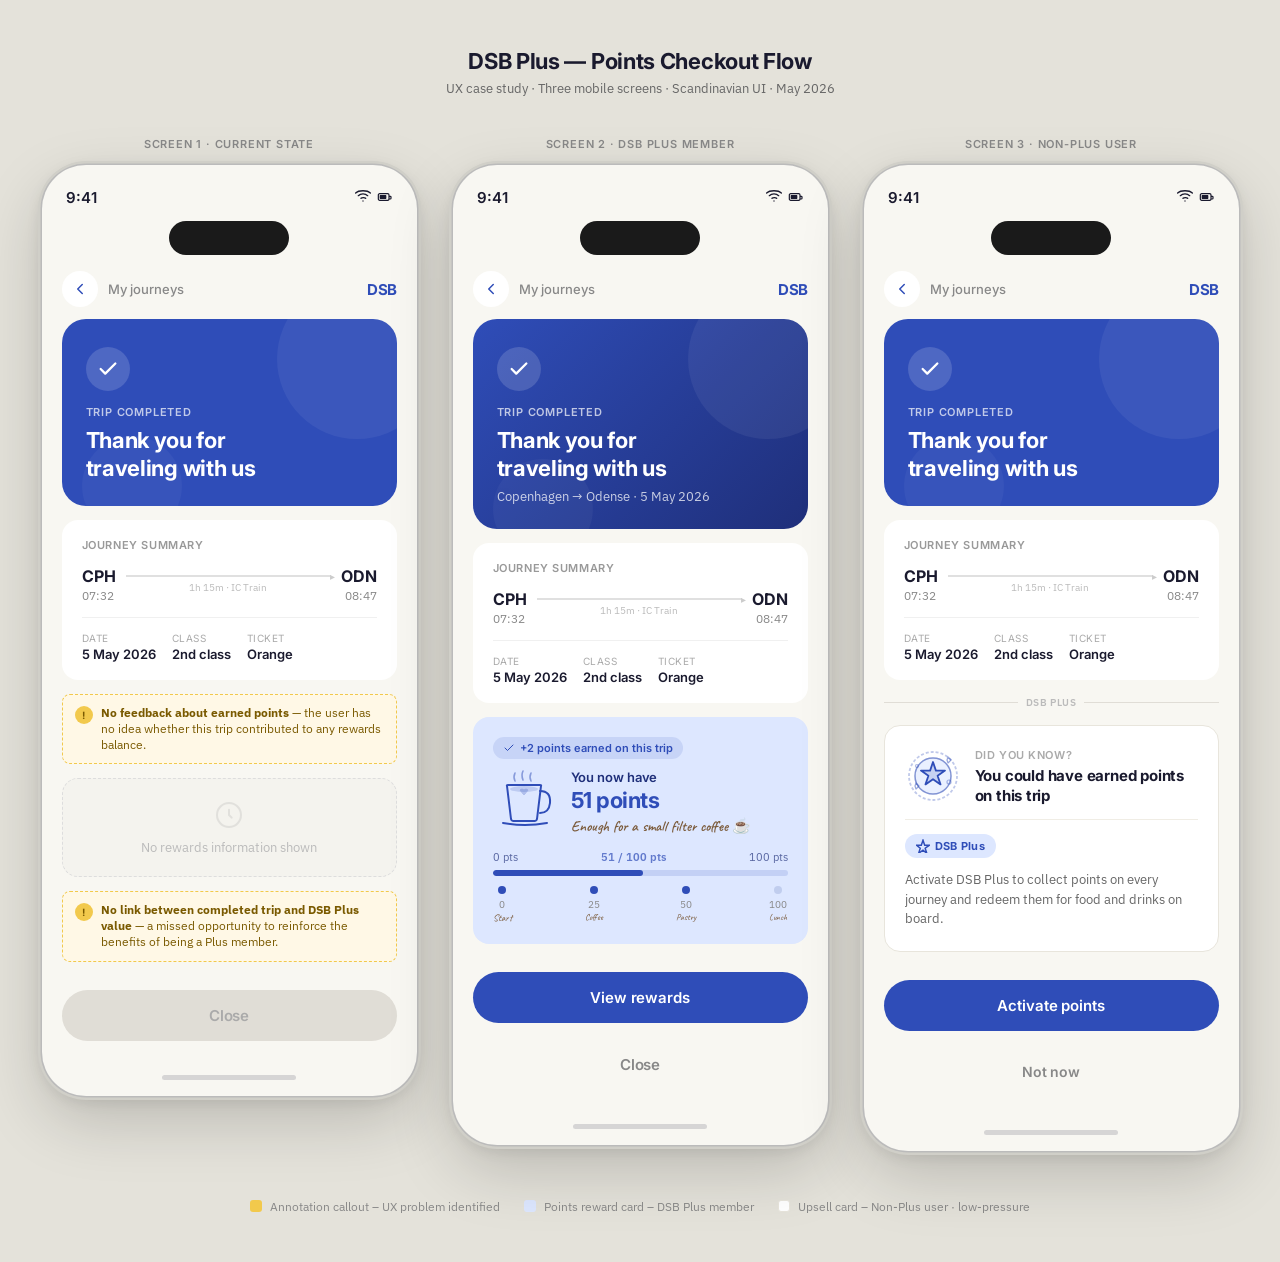
<file: dsb-points-checkout.html>
<!DOCTYPE html>
<html lang="en">
<head>
  <meta charset="UTF-8" />
  <meta name="viewport" content="width=device-width, initial-scale=1.0" />
  <title>DSB Plus – Points Checkout Screens</title>
  <link rel="preconnect" href="https://fonts.googleapis.com" />
  <link rel="preconnect" href="https://fonts.gstatic.com" crossorigin />
  <link href="https://fonts.googleapis.com/css2?family=Inter:wght@400;500;600;700&family=Caveat:wght@400;600&family=IBM+Plex+Sans:wght@400;500&display=swap" rel="stylesheet" />
  <style>
    :root {
      --color-primary: #2F4DB8;
      --color-primary-dark: #1F2F7A;
      --color-background: #F8F7F2;
      --color-surface: #FFFFFF;
      --color-surface-warm: #E9DFC9;
      --color-blue-light: #DDE7FF;
      --color-accent-coral: #EF8E7D;
      --color-accent-brown: #7A5A3A;
      --color-success: #6BAA75;
      --color-warning: #F2C94C;
      --color-error: #D94A4A;
      --font-ui: 'Inter', sans-serif;
      --font-body: 'IBM Plex Sans', sans-serif;
      --font-display: 'Caveat', cursive;
      --radius-sm: 8px;
      --radius-md: 16px;
      --radius-lg: 24px;
      --radius-pill: 999px;
      --spacing-xs: 4px;
      --spacing-sm: 8px;
      --spacing-md: 16px;
      --spacing-lg: 24px;
      --spacing-xl: 32px;
    }

    * { box-sizing: border-box; margin: 0; padding: 0; }

    body {
      background: #E4E2DA;
      font-family: var(--font-ui);
      min-height: 100vh;
      display: flex;
      flex-direction: column;
      align-items: center;
      padding: 48px 32px;
      gap: 40px;
    }

    .page-title {
      text-align: center;
    }
    .page-title h1 {
      font-family: var(--font-ui);
      font-size: 22px;
      font-weight: 700;
      color: #1a1a2e;
      letter-spacing: -0.3px;
    }
    .page-title p {
      font-family: var(--font-body);
      font-size: 13px;
      color: #666;
      margin-top: 6px;
    }

    .screens-row {
      display: flex;
      gap: 36px;
      align-items: flex-start;
      justify-content: center;
      flex-wrap: wrap;
    }

    /* ── Phone shell ── */
    .phone-wrap {
      display: flex;
      flex-direction: column;
      align-items: center;
      gap: 14px;
    }
    .screen-label {
      font-family: var(--font-ui);
      font-size: 11px;
      font-weight: 600;
      letter-spacing: 0.8px;
      text-transform: uppercase;
      color: #888;
    }

    .phone {
      width: 375px;
      min-height: 812px;
      background: var(--color-background);
      border-radius: 44px;
      overflow: hidden;
      box-shadow:
        0 0 0 1.5px #bbb,
        0 0 0 4px #d0cfc8,
        0 24px 64px rgba(0,0,0,0.18),
        0 4px 16px rgba(0,0,0,0.10);
      position: relative;
      display: flex;
      flex-direction: column;
    }

    /* status bar */
    .status-bar {
      display: flex;
      justify-content: space-between;
      align-items: center;
      padding: 14px 24px 0;
      height: 50px;
      flex-shrink: 0;
    }
    .status-bar .time {
      font-size: 15px;
      font-weight: 600;
      color: #1a1a2e;
    }
    .status-icons {
      display: flex;
      gap: 6px;
      align-items: center;
    }
    .status-icons svg { width: 16px; height: 16px; fill: #1a1a2e; }

    /* Dynamic island */
    .dynamic-island {
      width: 120px;
      height: 34px;
      background: #1a1a1a;
      border-radius: 20px;
      margin: 6px auto 0;
      flex-shrink: 0;
    }

    /* nav bar */
    .nav-bar {
      display: flex;
      align-items: center;
      padding: 16px 20px 12px;
      gap: 8px;
      flex-shrink: 0;
    }
    .nav-back {
      width: 36px;
      height: 36px;
      border-radius: var(--radius-pill);
      background: var(--color-surface);
      display: flex;
      align-items: center;
      justify-content: center;
      border: none;
    }
    .nav-back svg { width: 18px; height: 18px; stroke: var(--color-primary); fill: none; stroke-width: 2; stroke-linecap: round; stroke-linejoin: round; }
    .nav-title {
      font-size: 13px;
      font-weight: 500;
      color: #888;
      margin-left: 2px;
    }
    .nav-right {
      margin-left: auto;
    }
    .dsb-logo {
      font-family: var(--font-ui);
      font-size: 15px;
      font-weight: 700;
      color: var(--color-primary);
      letter-spacing: -0.5px;
    }

    /* scroll content */
    .phone-content {
      flex: 1;
      overflow: hidden;
      padding: 0 20px 24px;
      display: flex;
      flex-direction: column;
      gap: 14px;
    }

    /* ── Shared components ── */
    .hero-card {
      background: var(--color-primary);
      border-radius: var(--radius-lg);
      padding: 28px 24px 24px;
      color: white;
      position: relative;
      overflow: hidden;
    }
    .hero-card::before {
      content: '';
      position: absolute;
      top: -40px; right: -40px;
      width: 160px; height: 160px;
      border-radius: 50%;
      background: rgba(255,255,255,0.06);
    }
    .hero-card::after {
      content: '';
      position: absolute;
      bottom: -30px; left: 20px;
      width: 100px; height: 100px;
      border-radius: 50%;
      background: rgba(255,255,255,0.04);
    }
    .hero-eyebrow {
      font-size: 11px;
      font-weight: 600;
      letter-spacing: 0.8px;
      text-transform: uppercase;
      opacity: 0.7;
      margin-bottom: 8px;
    }
    .hero-heading {
      font-size: 22px;
      font-weight: 700;
      line-height: 1.25;
      letter-spacing: -0.3px;
    }
    .check-icon {
      width: 44px; height: 44px;
      border-radius: 50%;
      background: rgba(255,255,255,0.15);
      display: flex;
      align-items: center;
      justify-content: center;
      margin-bottom: 14px;
    }
    .check-icon svg { width: 22px; height: 22px; stroke: white; fill: none; stroke-width: 2.5; stroke-linecap: round; stroke-linejoin: round; }

    .trip-card {
      background: var(--color-surface);
      border-radius: var(--radius-md);
      padding: 18px 20px;
    }
    .trip-card-label {
      font-size: 11px;
      font-weight: 600;
      letter-spacing: 0.6px;
      text-transform: uppercase;
      color: #999;
      margin-bottom: 14px;
    }
    .trip-route {
      display: flex;
      align-items: center;
      gap: 10px;
    }
    .route-point {
      display: flex;
      flex-direction: column;
      gap: 2px;
    }
    .route-city {
      font-size: 16px;
      font-weight: 700;
      color: #1a1a2e;
    }
    .route-time {
      font-size: 12px;
      color: #888;
      font-family: var(--font-body);
    }
    .route-arrow {
      flex: 1;
      display: flex;
      align-items: center;
      justify-content: center;
      flex-direction: column;
      gap: 4px;
    }
    .route-line {
      height: 1.5px;
      width: 100%;
      background: #e0e0e0;
      position: relative;
    }
    .route-line::after {
      content: '▸';
      position: absolute;
      right: -4px;
      top: 50%;
      transform: translateY(-50%);
      font-size: 10px;
      color: #ccc;
    }
    .route-duration {
      font-size: 10px;
      color: #bbb;
      font-family: var(--font-body);
    }
    .trip-meta {
      display: flex;
      gap: 16px;
      margin-top: 14px;
      padding-top: 14px;
      border-top: 1px solid #f0f0f0;
    }
    .trip-meta-item {
      display: flex;
      flex-direction: column;
      gap: 2px;
    }
    .trip-meta-label {
      font-size: 10px;
      color: #aaa;
      text-transform: uppercase;
      letter-spacing: 0.5px;
    }
    .trip-meta-value {
      font-size: 13px;
      font-weight: 600;
      color: #1a1a2e;
    }

    .cta-btn {
      display: block;
      width: 100%;
      padding: 16px;
      border-radius: var(--radius-pill);
      border: none;
      font-family: var(--font-ui);
      font-size: 15px;
      font-weight: 600;
      cursor: pointer;
      text-align: center;
      letter-spacing: -0.1px;
    }
    .cta-primary {
      background: var(--color-primary);
      color: white;
    }
    .cta-secondary {
      background: transparent;
      color: #888;
      margin-top: 2px;
    }

    .home-indicator {
      width: 134px;
      height: 5px;
      background: #1a1a2e;
      border-radius: 3px;
      margin: 10px auto 16px;
      opacity: 0.15;
      flex-shrink: 0;
    }

    /* ─────────────────────────────────────────── */
    /* SCREEN 1 – annotation callouts              */
    /* ─────────────────────────────────────────── */
    .annotation-wrap {
      position: relative;
    }
    .callout {
      display: flex;
      align-items: flex-start;
      gap: 8px;
      background: #FFF8E6;
      border: 1.5px dashed #F2C94C;
      border-radius: var(--radius-sm);
      padding: 10px 12px;
    }
    .callout-dot {
      width: 18px; height: 18px;
      border-radius: 50%;
      background: #F2C94C;
      flex-shrink: 0;
      display: flex;
      align-items: center;
      justify-content: center;
      font-size: 10px;
      font-weight: 700;
      color: #7A5A00;
      margin-top: 1px;
    }
    .callout-text {
      font-size: 11.5px;
      color: #7A5A00;
      font-family: var(--font-body);
      line-height: 1.4;
    }

    .empty-state-card {
      background: #f4f3ee;
      border-radius: var(--radius-md);
      padding: 20px;
      border: 1.5px dashed #ddd;
      display: flex;
      flex-direction: column;
      align-items: center;
      gap: 8px;
      text-align: center;
    }
    .empty-state-card svg { opacity: 0.25; }
    .empty-state-text {
      font-size: 13px;
      color: #bbb;
      font-family: var(--font-body);
    }

    /* ─────────────────────────────────────────── */
    /* SCREEN 2 – points reward card               */
    /* ─────────────────────────────────────────── */
    .points-card {
      background: var(--color-blue-light);
      border-radius: var(--radius-md);
      padding: 20px;
      position: relative;
      overflow: hidden;
    }
    .points-card-inner {
      display: flex;
      gap: 14px;
      align-items: flex-start;
    }
    .points-illustration {
      flex-shrink: 0;
      width: 64px;
      height: 64px;
    }
    .points-text {
      flex: 1;
    }
    .points-earned {
      font-size: 13px;
      font-weight: 600;
      color: var(--color-primary-dark);
      letter-spacing: -0.1px;
    }
    .points-total {
      font-size: 22px;
      font-weight: 700;
      color: var(--color-primary);
      letter-spacing: -0.5px;
      margin: 2px 0 4px;
    }
    .points-reward-hint {
      font-family: var(--font-display);
      font-size: 15px;
      color: var(--color-accent-brown);
      font-weight: 600;
    }

    /* progress bar */
    .progress-wrap {
      margin-top: 14px;
    }
    .progress-labels {
      display: flex;
      justify-content: space-between;
      margin-bottom: 6px;
    }
    .progress-label {
      font-size: 10.5px;
      color: var(--color-primary-dark);
      opacity: 0.7;
      font-family: var(--font-body);
    }
    .progress-bar {
      height: 6px;
      background: rgba(47, 77, 184, 0.15);
      border-radius: var(--radius-pill);
      overflow: hidden;
    }
    .progress-fill {
      height: 100%;
      background: var(--color-primary);
      border-radius: var(--radius-pill);
      width: 51%;
    }
    .progress-milestones {
      display: flex;
      justify-content: space-between;
      margin-top: 10px;
    }
    .milestone {
      display: flex;
      flex-direction: column;
      align-items: center;
      gap: 4px;
    }
    .milestone-dot {
      width: 8px; height: 8px;
      border-radius: 50%;
      background: #c0cdee;
    }
    .milestone-dot.reached {
      background: var(--color-primary);
    }
    .milestone-label {
      font-size: 9.5px;
      color: #888;
      font-family: var(--font-body);
      text-align: center;
    }
    .milestone-label span {
      font-family: var(--font-display);
      font-size: 10px;
      color: var(--color-accent-brown);
      display: block;
    }

    .this-trip-badge {
      display: inline-flex;
      align-items: center;
      gap: 5px;
      background: rgba(47,77,184,0.12);
      border-radius: var(--radius-pill);
      padding: 4px 10px;
      margin-bottom: 10px;
    }
    .this-trip-badge svg { width: 12px; height: 12px; stroke: var(--color-primary); fill: none; stroke-width: 2; stroke-linecap: round; }
    .this-trip-badge span {
      font-size: 11px;
      font-weight: 600;
      color: var(--color-primary);
    }

    /* ─────────────────────────────────────────── */
    /* SCREEN 3 – non-plus upsell card             */
    /* ─────────────────────────────────────────── */
    .upsell-card {
      background: var(--color-surface);
      border-radius: var(--radius-md);
      padding: 22px 20px;
      border: 1.5px solid #e8e5dc;
      display: flex;
      flex-direction: column;
      gap: 14px;
    }
    .upsell-top {
      display: flex;
      gap: 14px;
      align-items: flex-start;
    }
    .upsell-illustration {
      width: 56px; height: 56px;
      flex-shrink: 0;
    }
    .upsell-text-block {
      flex: 1;
    }
    .upsell-eyebrow {
      font-size: 11px;
      font-weight: 600;
      text-transform: uppercase;
      letter-spacing: 0.6px;
      color: #aaa;
      margin-bottom: 4px;
    }
    .upsell-heading {
      font-size: 15px;
      font-weight: 700;
      color: #1a1a2e;
      line-height: 1.3;
      letter-spacing: -0.2px;
    }
    .upsell-body {
      font-size: 13px;
      color: #666;
      font-family: var(--font-body);
      line-height: 1.5;
    }
    .upsell-divider {
      height: 1px;
      background: #f0ede5;
    }

    .dsb-plus-badge {
      display: inline-flex;
      align-items: center;
      gap: 5px;
      background: var(--color-blue-light);
      border-radius: var(--radius-pill);
      padding: 5px 11px;
      margin-bottom: 12px;
    }
    .dsb-plus-badge span {
      font-size: 11px;
      font-weight: 700;
      color: var(--color-primary);
      letter-spacing: 0.3px;
    }

    /* ─────────────────────────────────────────── */
    /* Hero card variant – warmer tone S2          */
    /* ─────────────────────────────────────────── */
    .hero-card-s2 {
      background: linear-gradient(135deg, #2F4DB8 0%, #1F2F7A 100%);
    }
    .hero-card-s2 .hero-sub {
      font-size: 13px;
      opacity: 0.75;
      margin-top: 6px;
      font-family: var(--font-body);
    }

    /* section divider label */
    .divider-label {
      display: flex;
      align-items: center;
      gap: 8px;
      margin: 2px 0;
    }
    .divider-label::before,
    .divider-label::after {
      content: '';
      flex: 1;
      height: 1px;
      background: #e0ddd6;
    }
    .divider-label span {
      font-size: 10px;
      font-weight: 600;
      letter-spacing: 0.6px;
      text-transform: uppercase;
      color: #bbb;
      font-family: var(--font-body);
    }

    .spacer { flex: 1; }

    /* ─────────────────────────────────────────── */
    /* Coffee SVG illustration (inline)            */
    /* ─────────────────────────────────────────── */
    .illus-coffee { display: block; }
    .illus-star { display: block; }
  </style>
</head>
<body>

  <div class="page-title">
    <h1>DSB Plus — Points Checkout Flow</h1>
    <p>UX case study · Three mobile screens · Scandinavian UI · May 2026</p>
  </div>

  <div class="screens-row">

    <!-- ═══════════════════════════════════════════ -->
    <!-- SCREEN 1 · Current checkout (problem state) -->
    <!-- ═══════════════════════════════════════════ -->
    <div class="phone-wrap">
      <span class="screen-label">Screen 1 · Current state</span>
      <div class="phone">
        <div class="status-bar">
          <span class="time">9:41</span>
          <div class="status-icons">
            <svg viewBox="0 0 24 24"><path d="M1 6C5.5 1.5 18.5 1.5 23 6M5 10c3.5-3.5 10.5-3.5 14 0M9 14c1.5-1.5 5.5-1.5 7 0M12 18h.01" stroke="#1a1a2e" stroke-width="2" stroke-linecap="round" fill="none"/></svg>
            <svg viewBox="0 0 24 24"><rect x="2" y="7" width="16" height="10" rx="2" stroke="#1a1a2e" stroke-width="1.8" fill="none"/><path d="M18 11h2a1 1 0 0 1 1 1v2a1 1 0 0 1-1 1h-2" stroke="#1a1a2e" stroke-width="1.8" fill="none"/><rect x="4" y="9" width="10" height="6" rx="1" fill="#1a1a2e"/></svg>
          </div>
        </div>
        <div class="dynamic-island"></div>

        <div class="nav-bar">
          <button class="nav-back" aria-label="Back">
            <svg viewBox="0 0 24 24"><polyline points="15 18 9 12 15 6"/></svg>
          </button>
          <span class="nav-title">My journeys</span>
          <div class="nav-right"><span class="dsb-logo">DSB</span></div>
        </div>

        <div class="phone-content">

          <!-- Hero -->
          <div class="hero-card">
            <div class="check-icon">
              <svg viewBox="0 0 24 24"><polyline points="20 6 9 17 4 12"/></svg>
            </div>
            <div class="hero-eyebrow">Trip completed</div>
            <div class="hero-heading">Thank you for<br>traveling with us</div>
          </div>

          <!-- Trip summary -->
          <div class="trip-card">
            <div class="trip-card-label">Journey summary</div>
            <div class="trip-route">
              <div class="route-point">
                <div class="route-city">CPH</div>
                <div class="route-time">07:32</div>
              </div>
              <div class="route-arrow">
                <div class="route-line"></div>
                <div class="route-duration">1h 15m · IC Train</div>
              </div>
              <div class="route-point" style="text-align:right">
                <div class="route-city">ODN</div>
                <div class="route-time">08:47</div>
              </div>
            </div>
            <div class="trip-meta">
              <div class="trip-meta-item">
                <span class="trip-meta-label">Date</span>
                <span class="trip-meta-value">5 May 2026</span>
              </div>
              <div class="trip-meta-item">
                <span class="trip-meta-label">Class</span>
                <span class="trip-meta-value">2nd class</span>
              </div>
              <div class="trip-meta-item">
                <span class="trip-meta-label">Ticket</span>
                <span class="trip-meta-value">Orange</span>
              </div>
            </div>
          </div>

          <!-- Missing reward feedback – annotation -->
          <div class="annotation-wrap">
            <div class="callout">
              <div class="callout-dot">!</div>
              <div class="callout-text"><strong>No feedback about earned points</strong> — the user has no idea whether this trip contributed to any rewards balance.</div>
            </div>
          </div>

          <!-- Empty state where points would be -->
          <div class="empty-state-card">
            <svg width="32" height="32" viewBox="0 0 24 24" fill="none" stroke="#aaa" stroke-width="1.5" stroke-linecap="round">
              <circle cx="12" cy="12" r="9"/><path d="M12 8v4l2 2"/>
            </svg>
            <div class="empty-state-text">No rewards information shown</div>
          </div>

          <!-- Second annotation -->
          <div class="annotation-wrap">
            <div class="callout">
              <div class="callout-dot">!</div>
              <div class="callout-text"><strong>No link between completed trip and DSB Plus value</strong> — a missed opportunity to reinforce the benefits of being a Plus member.</div>
            </div>
          </div>

          <div class="spacer"></div>

          <button class="cta-btn cta-primary" style="background:#e0ddd6;color:#aaa;">Close</button>

        </div>
        <div class="home-indicator"></div>
      </div>
    </div>


    <!-- ═══════════════════════════════════════════ -->
    <!-- SCREEN 2 · Improved – DSB Plus user        -->
    <!-- ═══════════════════════════════════════════ -->
    <div class="phone-wrap">
      <span class="screen-label">Screen 2 · DSB Plus member</span>
      <div class="phone">
        <div class="status-bar">
          <span class="time">9:41</span>
          <div class="status-icons">
            <svg viewBox="0 0 24 24"><path d="M1 6C5.5 1.5 18.5 1.5 23 6M5 10c3.5-3.5 10.5-3.5 14 0M9 14c1.5-1.5 5.5-1.5 7 0M12 18h.01" stroke="#1a1a2e" stroke-width="2" stroke-linecap="round" fill="none"/></svg>
            <svg viewBox="0 0 24 24"><rect x="2" y="7" width="16" height="10" rx="2" stroke="#1a1a2e" stroke-width="1.8" fill="none"/><path d="M18 11h2a1 1 0 0 1 1 1v2a1 1 0 0 1-1 1h-2" stroke="#1a1a2e" stroke-width="1.8" fill="none"/><rect x="4" y="9" width="10" height="6" rx="1" fill="#1a1a2e"/></svg>
          </div>
        </div>
        <div class="dynamic-island"></div>

        <div class="nav-bar">
          <button class="nav-back" aria-label="Back">
            <svg viewBox="0 0 24 24"><polyline points="15 18 9 12 15 6"/></svg>
          </button>
          <span class="nav-title">My journeys</span>
          <div class="nav-right"><span class="dsb-logo">DSB</span></div>
        </div>

        <div class="phone-content">

          <!-- Hero -->
          <div class="hero-card hero-card-s2">
            <div class="check-icon">
              <svg viewBox="0 0 24 24"><polyline points="20 6 9 17 4 12"/></svg>
            </div>
            <div class="hero-eyebrow">Trip completed</div>
            <div class="hero-heading">Thank you for<br>traveling with us</div>
            <div class="hero-sub">Copenhagen → Odense · 5 May 2026</div>
          </div>

          <!-- Trip summary compact -->
          <div class="trip-card">
            <div class="trip-card-label">Journey summary</div>
            <div class="trip-route">
              <div class="route-point">
                <div class="route-city">CPH</div>
                <div class="route-time">07:32</div>
              </div>
              <div class="route-arrow">
                <div class="route-line"></div>
                <div class="route-duration">1h 15m · IC Train</div>
              </div>
              <div class="route-point" style="text-align:right">
                <div class="route-city">ODN</div>
                <div class="route-time">08:47</div>
              </div>
            </div>
            <div class="trip-meta">
              <div class="trip-meta-item">
                <span class="trip-meta-label">Date</span>
                <span class="trip-meta-value">5 May 2026</span>
              </div>
              <div class="trip-meta-item">
                <span class="trip-meta-label">Class</span>
                <span class="trip-meta-value">2nd class</span>
              </div>
              <div class="trip-meta-item">
                <span class="trip-meta-label">Ticket</span>
                <span class="trip-meta-value">Orange</span>
              </div>
            </div>
          </div>

          <!-- Points reward card -->
          <div class="points-card">
            <!-- "This trip" badge -->
            <div class="this-trip-badge">
              <svg viewBox="0 0 24 24"><polyline points="20 6 9 17 4 12"/></svg>
              <span>+2 points earned on this trip</span>
            </div>

            <div class="points-card-inner">
              <!-- Hand-drawn coffee cup illustration -->
              <div class="points-illustration">
                <svg class="illus-coffee" width="64" height="64" viewBox="0 0 64 64" fill="none" xmlns="http://www.w3.org/2000/svg">
                  <!-- steam wisps -->
                  <path d="M22 12 Q20 8 22 4" stroke="#2F4DB8" stroke-width="1.6" stroke-linecap="round" fill="none" opacity="0.5"/>
                  <path d="M30 11 Q28 6 30 2" stroke="#2F4DB8" stroke-width="1.6" stroke-linecap="round" fill="none" opacity="0.5"/>
                  <path d="M38 12 Q36 8 38 4" stroke="#2F4DB8" stroke-width="1.6" stroke-linecap="round" fill="none" opacity="0.5"/>
                  <!-- cup body – slightly wobbly hand-drawn feel -->
                  <path d="M14 17 Q13.5 16 15 16 L47 16 Q48.5 16 48 17 L44 50 Q43.5 52 42 52 L20 52 Q18.5 52 18 50 Z" stroke="#2F4DB8" stroke-width="2" fill="#DDE7FF" stroke-linejoin="round"/>
                  <!-- saucer -->
                  <path d="M10 54 Q32 58 54 54" stroke="#2F4DB8" stroke-width="2" stroke-linecap="round" fill="none"/>
                  <!-- handle -->
                  <path d="M47 22 Q58 22 57 34 Q56 44 47 44" stroke="#2F4DB8" stroke-width="2" stroke-linecap="round" fill="none"/>
                  <!-- coffee surface -->
                  <ellipse cx="31" cy="20" rx="14" ry="3" fill="#2F4DB8" opacity="0.18"/>
                  <!-- small heart/latte art -->
                  <path d="M27 21 Q29 19 31 21 Q33 19 35 21 Q33 24 31 26 Q29 24 27 21Z" stroke="#2F4DB8" stroke-width="1" fill="#2F4DB8" opacity="0.25"/>
                </svg>
              </div>

              <div class="points-text">
                <div class="points-earned">You now have</div>
                <div class="points-total">51 points</div>
                <div class="points-reward-hint">Enough for a small filter coffee ☕</div>
              </div>
            </div>

            <!-- Progress bar -->
            <div class="progress-wrap">
              <div class="progress-labels">
                <span class="progress-label">0 pts</span>
                <span class="progress-label" style="font-weight:600;color:var(--color-primary);">51 / 100 pts</span>
                <span class="progress-label">100 pts</span>
              </div>
              <div class="progress-bar">
                <div class="progress-fill"></div>
              </div>
              <div class="progress-milestones">
                <div class="milestone">
                  <div class="milestone-dot reached"></div>
                  <div class="milestone-label">0<span>Start</span></div>
                </div>
                <div class="milestone">
                  <div class="milestone-dot reached"></div>
                  <div class="milestone-label">25<span style="font-family:var(--font-display);font-size:9px;color:var(--color-accent-brown);display:block;">Coffee</span></div>
                </div>
                <div class="milestone">
                  <div class="milestone-dot reached"></div>
                  <div class="milestone-label">50<span style="font-family:var(--font-display);font-size:9px;color:var(--color-accent-brown);display:block;">Pastry</span></div>
                </div>
                <div class="milestone">
                  <div class="milestone-dot"></div>
                  <div class="milestone-label">100<span style="font-family:var(--font-display);font-size:9px;color:var(--color-accent-brown);display:block;">Lunch</span></div>
                </div>
              </div>
            </div>
          </div>

          <div class="spacer"></div>

          <button class="cta-btn cta-primary">View rewards</button>
          <button class="cta-btn cta-secondary">Close</button>

        </div>
        <div class="home-indicator"></div>
      </div>
    </div>


    <!-- ═══════════════════════════════════════════ -->
    <!-- SCREEN 3 · Non-Plus upsell                 -->
    <!-- ═══════════════════════════════════════════ -->
    <div class="phone-wrap">
      <span class="screen-label">Screen 3 · Non-Plus user</span>
      <div class="phone">
        <div class="status-bar">
          <span class="time">9:41</span>
          <div class="status-icons">
            <svg viewBox="0 0 24 24"><path d="M1 6C5.5 1.5 18.5 1.5 23 6M5 10c3.5-3.5 10.5-3.5 14 0M9 14c1.5-1.5 5.5-1.5 7 0M12 18h.01" stroke="#1a1a2e" stroke-width="2" stroke-linecap="round" fill="none"/></svg>
            <svg viewBox="0 0 24 24"><rect x="2" y="7" width="16" height="10" rx="2" stroke="#1a1a2e" stroke-width="1.8" fill="none"/><path d="M18 11h2a1 1 0 0 1 1 1v2a1 1 0 0 1-1 1h-2" stroke="#1a1a2e" stroke-width="1.8" fill="none"/><rect x="4" y="9" width="10" height="6" rx="1" fill="#1a1a2e"/></svg>
          </div>
        </div>
        <div class="dynamic-island"></div>

        <div class="nav-bar">
          <button class="nav-back" aria-label="Back">
            <svg viewBox="0 0 24 24"><polyline points="15 18 9 12 15 6"/></svg>
          </button>
          <span class="nav-title">My journeys</span>
          <div class="nav-right"><span class="dsb-logo">DSB</span></div>
        </div>

        <div class="phone-content">

          <!-- Hero – same warmth, no points earned -->
          <div class="hero-card">
            <div class="check-icon">
              <svg viewBox="0 0 24 24"><polyline points="20 6 9 17 4 12"/></svg>
            </div>
            <div class="hero-eyebrow">Trip completed</div>
            <div class="hero-heading">Thank you for<br>traveling with us</div>
          </div>

          <!-- Trip summary -->
          <div class="trip-card">
            <div class="trip-card-label">Journey summary</div>
            <div class="trip-route">
              <div class="route-point">
                <div class="route-city">CPH</div>
                <div class="route-time">07:32</div>
              </div>
              <div class="route-arrow">
                <div class="route-line"></div>
                <div class="route-duration">1h 15m · IC Train</div>
              </div>
              <div class="route-point" style="text-align:right">
                <div class="route-city">ODN</div>
                <div class="route-time">08:47</div>
              </div>
            </div>
            <div class="trip-meta">
              <div class="trip-meta-item">
                <span class="trip-meta-label">Date</span>
                <span class="trip-meta-value">5 May 2026</span>
              </div>
              <div class="trip-meta-item">
                <span class="trip-meta-label">Class</span>
                <span class="trip-meta-value">2nd class</span>
              </div>
              <div class="trip-meta-item">
                <span class="trip-meta-label">Ticket</span>
                <span class="trip-meta-value">Orange</span>
              </div>
            </div>
          </div>

          <div class="divider-label"><span>DSB Plus</span></div>

          <!-- Upsell card – calm, low-pressure -->
          <div class="upsell-card">
            <div class="upsell-top">
              <!-- Hand-drawn star/points illustration -->
              <div class="upsell-illustration">
                <svg class="illus-star" width="56" height="56" viewBox="0 0 56 56" fill="none" xmlns="http://www.w3.org/2000/svg">
                  <!-- Outer circle -->
                  <circle cx="28" cy="28" r="24" stroke="#2F4DB8" stroke-width="1.8" stroke-dasharray="3 2" opacity="0.3"/>
                  <!-- Inner circle -->
                  <circle cx="28" cy="28" r="18" stroke="#2F4DB8" stroke-width="1.5" fill="#DDE7FF" opacity="0.6"/>
                  <!-- Hand-drawn star -->
                  <path d="M28 14 L30.9 22.6 L40 22.6 L32.6 27.8 L35.5 36.4 L28 31.2 L20.5 36.4 L23.4 27.8 L16 22.6 L25.1 22.6 Z"
                    stroke="#2F4DB8" stroke-width="1.8" stroke-linejoin="round"
                    fill="#2F4DB8" fill-opacity="0.18"/>
                  <!-- small sparkles -->
                  <path d="M42 12 L43 15 L46 12 L43 9 Z" stroke="#2F4DB8" stroke-width="1.2" stroke-linejoin="round" fill="none" opacity="0.5"/>
                  <path d="M10 38 L11 41 L14 38 L11 35 Z" stroke="#2F4DB8" stroke-width="1.2" stroke-linejoin="round" fill="none" opacity="0.5"/>
                  <circle cx="44" cy="34" r="2" stroke="#2F4DB8" stroke-width="1.2" fill="none" opacity="0.4"/>
                  <circle cx="12" cy="18" r="1.5" stroke="#2F4DB8" stroke-width="1.2" fill="none" opacity="0.4"/>
                </svg>
              </div>

              <div class="upsell-text-block">
                <div class="upsell-eyebrow">Did you know?</div>
                <div class="upsell-heading">You could have earned points on this trip</div>
              </div>
            </div>

            <div class="upsell-divider"></div>

            <!-- DSB Plus badge -->
            <div>
              <div class="dsb-plus-badge">
                <svg width="14" height="14" viewBox="0 0 24 24" fill="none" stroke="#2F4DB8" stroke-width="2.5" stroke-linecap="round"><path d="M12 2l2.9 8.6H23l-7.3 5.3 2.8 8.6L12 19.2 4.5 24.5l2.8-8.6L1 10.6h8.1z"/></svg>
                <span>DSB Plus</span>
              </div>
              <div class="upsell-body">Activate DSB Plus to collect points on every journey and redeem them for food and drinks on board.</div>
            </div>
          </div>

          <div class="spacer"></div>

          <button class="cta-btn cta-primary">Activate points</button>
          <button class="cta-btn cta-secondary" style="font-size:14px;">Not now</button>

        </div>
        <div class="home-indicator"></div>
      </div>
    </div>

  </div><!-- /screens-row -->

  <!-- Legend -->
  <div style="display:flex;gap:24px;flex-wrap:wrap;justify-content:center;margin-top:8px;">
    <div style="display:flex;align-items:center;gap:8px;font-size:12px;color:#888;font-family:'IBM Plex Sans',sans-serif;">
      <div style="width:12px;height:12px;border-radius:3px;background:#F2C94C;"></div>
      Annotation callout – UX problem identified
    </div>
    <div style="display:flex;align-items:center;gap:8px;font-size:12px;color:#888;font-family:'IBM Plex Sans',sans-serif;">
      <div style="width:12px;height:12px;border-radius:3px;background:#DDE7FF;"></div>
      Points reward card – DSB Plus member
    </div>
    <div style="display:flex;align-items:center;gap:8px;font-size:12px;color:#888;font-family:'IBM Plex Sans',sans-serif;">
      <div style="width:12px;height:12px;border-radius:3px;background:#FFFFFF;border:1px solid #e8e5dc;"></div>
      Upsell card – Non-Plus user · low-pressure
    </div>
  </div>

</body>
</html>
</file>
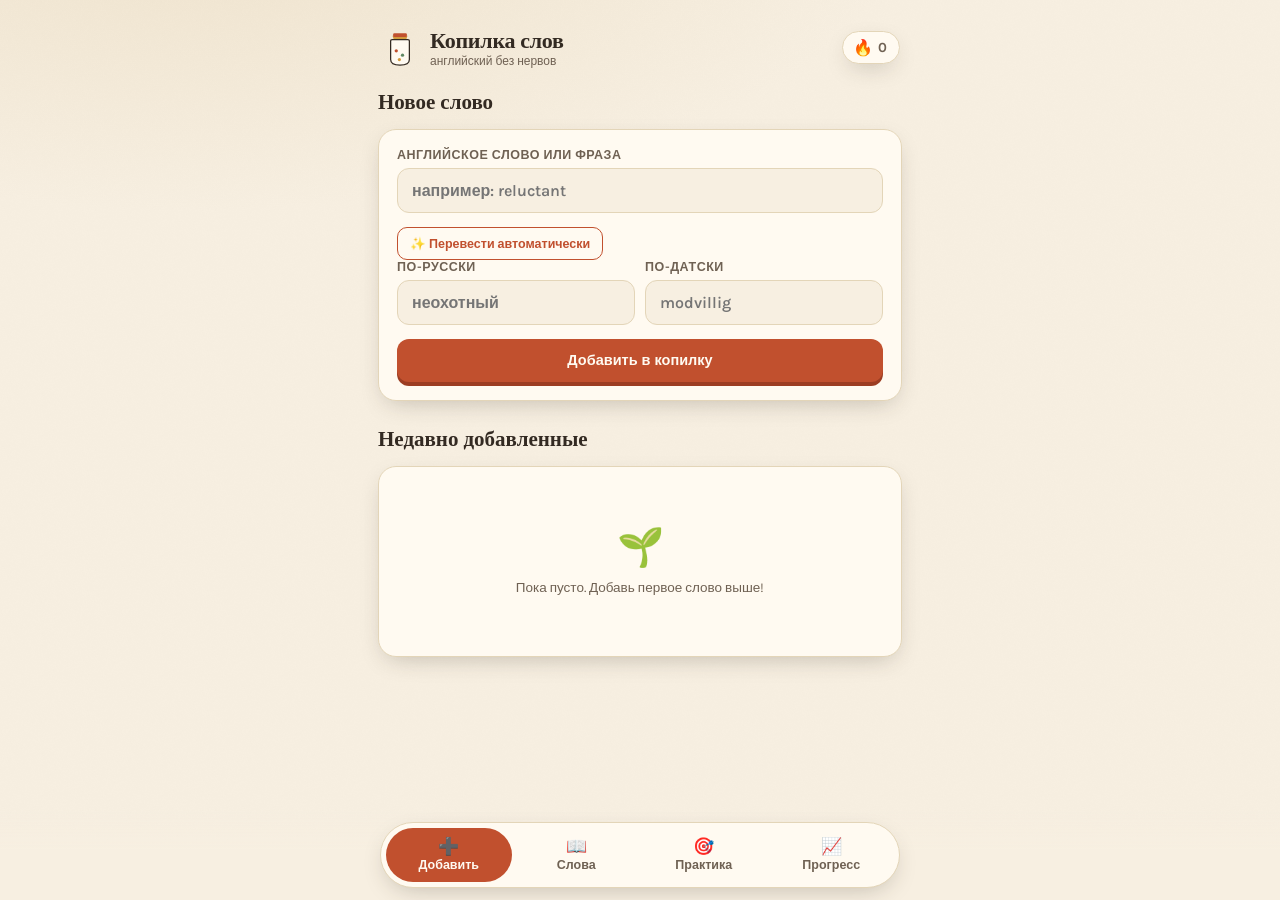
<file: english-vocab-trainer.html>
<!doctype html>
<html lang="ru">
<head>
<meta charset="UTF-8">
<meta name="viewport" content="width=device-width, initial-scale=1, viewport-fit=cover">
<title>Копилка слов — английский без нервов</title>
<link rel="icon" href="data:image/svg+xml,<svg xmlns=%22http://www.w3.org/2000/svg%22 viewBox=%220 0 100 100%22><text y=%22.9em%22 font-size=%2290%22>🫙</text></svg>">
<link rel="preconnect" href="https://fonts.googleapis.com">
<link rel="preconnect" href="https://fonts.gstatic.com" crossorigin>
<link href="https://fonts.googleapis.com/css2?family=Fraunces:ital,opsz,wght@0,9..144,400;0,9..144,600;0,9..144,700;1,9..144,500;1,9..144,600&family=Karla:wght@400;500;600;700;800&family=JetBrains+Mono:wght@500;700&display=swap" rel="stylesheet">
<style>
:root{
  --paper:#f7efe1;
  --paper-2:#efe3cd;
  --card:#fffaf1;
  --ink:#332a22;
  --ink-soft:#6f6153;
  --rust:#c1502e;
  --rust-dark:#9c3d22;
  --rust-ghost:#c1502e1a;
  --sage:#5f8863;
  --sage-ghost:#5f88631a;
  --gold:#d29a3c;
  --wrong:#b23a3a;
  --wrong-ghost:#b23a3a1a;
  --line:#e3d5b8;
  --shadow:0 8px 24px -8px rgba(51,42,34,.28);
  --radius:18px;
  color-scheme: light;
}
@media (prefers-color-scheme: dark){
  :root{
    --paper:#211a15;
    --paper-2:#2a2119;
    --card:#2c231b;
    --ink:#f2e6d3;
    --ink-soft:#b5a58d;
    --rust:#e07a4f;
    --rust-dark:#f0946c;
    --rust-ghost:#e07a4f26;
    --sage:#84b389;
    --sage-ghost:#84b38926;
    --gold:#e3b45c;
    --wrong:#e17777;
    --wrong-ghost:#e1777726;
    --line:#3c3226;
    --shadow:0 8px 28px -6px rgba(0,0,0,.5);
    color-scheme: dark;
  }
}
*{box-sizing:border-box;}
html,body{margin:0;padding:0;}
body{
  font-family:'Karla',sans-serif;
  background:
    radial-gradient(1200px 500px at 15% -10%, var(--paper-2), transparent 60%),
    var(--paper);
  color:var(--ink);
  min-height:100vh;
  -webkit-font-smoothing:antialiased;
  position:relative;
}
body::before{
  content:"";
  position:fixed; inset:0; pointer-events:none; z-index:0;
  opacity:.5; mix-blend-mode:multiply;
  background-image:url("data:image/svg+xml,%3Csvg xmlns='http://www.w3.org/2000/svg' width='120' height='120'%3E%3Cfilter id='n'%3E%3CfeTurbulence type='fractalNoise' baseFrequency='0.85' numOctaves='2' stitchTiles='stitch'/%3E%3CfeColorMatrix type='saturate' values='0'/%3E%3C/filter%3E%3Crect width='100%25' height='100%25' filter='url(%23n)' opacity='0.045'/%3E%3C/svg%3E");
}
@media (prefers-color-scheme: dark){ body::before{ mix-blend-mode:screen; opacity:.35; } }

.app{ position:relative; z-index:1; max-width:560px; margin:0 auto; padding:20px 18px 100px; }

/* Header */
.app-header{ display:flex; align-items:center; justify-content:space-between; padding:6px 2px 18px; }
.brand{ display:flex; align-items:center; gap:10px; }
.brand-jar{ width:40px; height:40px; flex-shrink:0; }
.brand h1{ font-family:'Fraunces',serif; font-weight:700; font-size:22px; margin:0; letter-spacing:-.01em; }
.brand p{ margin:0; font-size:12px; color:var(--ink-soft); }
.streak-badge{
  display:flex; align-items:center; gap:5px;
  background:var(--card); border:1px solid var(--line); border-radius:999px;
  padding:6px 12px 6px 10px; box-shadow:var(--shadow); font-weight:700; font-size:14px;
}
.streak-badge .flame{ font-size:16px; filter:saturate(1.3); }
.streak-badge.zero{ color:var(--ink-soft); }

/* Nav */
.tabbar{
  position:fixed; left:0; right:0; bottom:0; z-index:5;
  display:flex; justify-content:center;
  padding:12px 14px calc(12px + env(safe-area-inset-bottom));
  background:linear-gradient(to top, var(--paper) 55%, transparent);
  pointer-events:none;
}
.tabbar-inner{
  pointer-events:auto;
  display:flex; gap:2px;
  background:var(--card); border:1px solid var(--line);
  border-radius:999px; padding:5px; box-shadow:var(--shadow);
  max-width:520px; width:100%;
}
.tab-btn{
  flex:1; border:none; background:transparent; color:var(--ink-soft);
  font-family:'Karla',sans-serif; font-weight:700; font-size:12.5px;
  padding:10px 4px; border-radius:999px; cursor:pointer;
  display:flex; flex-direction:column; align-items:center; gap:3px;
  transition:background .18s ease, color .18s ease;
}
.tab-btn .ic{ font-size:17px; line-height:1; }
.tab-btn.active{ background:var(--rust); color:#fffaf1; }

.view{ display:none; animation:fadeUp .28s ease; }
.view.active{ display:block; }
@keyframes fadeUp{ from{opacity:0; transform:translateY(8px);} to{opacity:1; transform:translateY(0);} }

h2.section-title{ font-family:'Fraunces',serif; font-size:21px; font-weight:600; margin:2px 0 14px; }
.muted{ color:var(--ink-soft); font-size:13.5px; line-height:1.5; }

/* Card */
.card{
  background:var(--card); border:1px solid var(--line); border-radius:var(--radius);
  box-shadow:var(--shadow); padding:18px;
}
.card + .card{ margin-top:14px; }

/* Form */
label{ display:block; font-size:12.5px; font-weight:700; color:var(--ink-soft); text-transform:uppercase; letter-spacing:.04em; margin:14px 0 6px; }
label:first-of-type{ margin-top:0; }
input[type=text]{
  width:100%; font-family:'Karla',sans-serif; font-size:16px; font-weight:600;
  padding:12px 14px; border-radius:12px; border:1.5px solid var(--line);
  background:var(--paper); color:var(--ink); outline:none; transition:border-color .15s;
}
input[type=text]:focus{ border-color:var(--rust); }
.row{ display:flex; gap:10px; }
.row > *{ flex:1; }

.btn{
  appearance:none; border:none; cursor:pointer; font-family:'Karla',sans-serif;
  font-weight:800; font-size:14.5px; border-radius:12px; padding:13px 18px;
  transition:transform .1s ease, box-shadow .15s ease, opacity .15s ease;
  display:inline-flex; align-items:center; justify-content:center; gap:7px;
}
.btn:active{ transform:scale(.97); }
.btn-primary{ background:var(--rust); color:#fffaf1; width:100%; box-shadow:0 4px 0 0 var(--rust-dark); }
.btn-primary:active{ box-shadow:0 1px 0 0 var(--rust-dark); transform:translateY(3px) scale(.99); }
.btn-primary:disabled{ opacity:.5; cursor:default; }
.btn-ghost{ background:transparent; color:var(--rust); border:1.5px solid var(--rust); width:100%; }
.btn-outline{ background:transparent; color:var(--ink-soft); border:1.5px solid var(--line); }
.btn-sm{ padding:8px 12px; font-size:12.5px; border-radius:10px; }
.btn-block-row{ display:flex; gap:10px; margin-top:14px; }
.btn-block-row .btn{ flex:1; }

.hint-row{ display:flex; align-items:center; justify-content:space-between; margin-top:14px; }
.spinner{ width:14px; height:14px; border-radius:50%; border:2px solid #fffaf199; border-top-color:#fffaf1; animation:spin .7s linear infinite; }
@keyframes spin{ to{ transform:rotate(360deg); } }

.toast{
  position:fixed; left:50%; bottom:96px; transform:translateX(-50%) translateY(10px);
  background:var(--ink); color:var(--paper); padding:10px 16px; border-radius:10px;
  font-size:13px; font-weight:600; opacity:0; pointer-events:none; transition:.25s ease; z-index:50; max-width:88%; text-align:center;
}
.toast.show{ opacity:1; transform:translateX(-50%) translateY(0); }

/* Word list */
.search-wrap{ margin-bottom:12px; }
.word-item{
  display:flex; align-items:center; gap:12px; padding:12px 4px;
  border-bottom:1px solid var(--line);
}
.word-item:last-child{ border-bottom:none; }
.word-main{ flex:1; min-width:0; }
.word-en{ font-family:'Fraunces',serif; font-weight:600; font-size:16.5px; }
.word-tr{ font-size:12.5px; color:var(--ink-soft); margin-top:2px; display:flex; gap:10px; flex-wrap:wrap; }
.word-tr span b{ color:var(--ink); font-weight:600; }
.box-dots{ display:flex; gap:3px; flex-shrink:0; }
.box-dots i{ width:6px; height:6px; border-radius:50%; background:var(--line); display:block; }
.box-dots i.on{ background:var(--sage); }
.icon-btn{
  border:none; background:transparent; color:var(--ink-soft); cursor:pointer;
  font-size:16px; padding:6px; border-radius:8px; line-height:1;
}
.icon-btn:hover{ background:var(--rust-ghost); color:var(--rust); }
.empty-state{ text-align:center; padding:40px 10px; color:var(--ink-soft); }
.empty-state .big{ font-size:38px; margin-bottom:8px; }

/* Practice */
.practice-intro{ text-align:center; padding:14px 4px 6px; }
.practice-intro .big{ font-size:44px; margin-bottom:8px; }
.progress-track{ height:8px; border-radius:999px; background:var(--line); overflow:hidden; margin-bottom:22px; }
.progress-fill{ height:100%; background:var(--sage); border-radius:999px; transition:width .3s ease; }

.quiz-card{ text-align:center; padding:34px 18px 26px; min-height:120px; }
.quiz-label{ font-size:12.5px; text-transform:uppercase; letter-spacing:.06em; color:var(--ink-soft); font-weight:700; margin-bottom:10px; }
.quiz-word{ font-family:'Fraunces',serif; font-style:italic; font-weight:600; font-size:clamp(28px,7vw,38px); line-height:1.15; }

.options{ display:grid; grid-template-columns:1fr; gap:10px; margin-top:16px; }
.opt-btn{
  text-align:left; font-family:'Karla',sans-serif; font-weight:700; font-size:15.5px;
  padding:14px 16px; border-radius:12px; border:1.5px solid var(--line); background:var(--card);
  color:var(--ink); cursor:pointer; transition:border-color .12s, background .12s, transform .08s;
}
.opt-btn:active{ transform:scale(.985); }
.opt-btn.correct{ border-color:var(--sage); background:var(--sage-ghost); color:var(--sage); }
.opt-btn.wrong{ border-color:var(--wrong); background:var(--wrong-ghost); color:var(--wrong); }
.opt-btn.dim{ opacity:.45; }
.opt-btn:disabled{ cursor:default; }

.flash-face{ font-family:'Fraunces',serif; font-weight:600; font-size:22px; margin-top:6px; }
.flash-sub{ font-size:13px; color:var(--ink-soft); margin-top:6px; }

.feedback-bar{
  position:fixed; left:0; right:0; bottom:0; z-index:20;
  transform:translateY(110%); transition:transform .28s cubic-bezier(.2,.8,.2,1);
  padding:16px 18px calc(16px + env(safe-area-inset-bottom));
  border-top:1.5px solid var(--line);
}
.feedback-bar.show{ transform:translateY(0); }
.feedback-bar.good{ background:var(--sage-ghost); border-top-color:var(--sage); }
.feedback-bar.bad{ background:var(--wrong-ghost); border-top-color:var(--wrong); }
.feedback-inner{ max-width:560px; margin:0 auto; }
.feedback-title{ font-weight:800; font-size:15px; margin-bottom:2px; display:flex; align-items:center; gap:7px; }
.feedback-title.good{ color:var(--sage); }
.feedback-title.bad{ color:var(--wrong); }
.feedback-answer{ font-size:13px; color:var(--ink-soft); margin-bottom:10px; }
.feedback-bar .btn-primary.bad{ background:var(--wrong); box-shadow:0 4px 0 0 #7c2828; }

.session-end{ text-align:center; padding:26px 8px 6px; }
.session-end .big{ font-size:52px; margin-bottom:6px; }
.stat-pills{ display:flex; gap:8px; justify-content:center; margin:18px 0 6px; flex-wrap:wrap; }
.pill{ background:var(--paper-2); border-radius:999px; padding:8px 14px; font-size:12.5px; font-weight:700; }
.pill b{ font-family:'JetBrains Mono',monospace; }

/* Stats */
.stat-grid{ display:grid; grid-template-columns:1fr 1fr; gap:12px; margin-bottom:14px; }
.stat-box{ background:var(--card); border:1px solid var(--line); border-radius:14px; padding:14px 16px; box-shadow:var(--shadow); }
.stat-num{ font-family:'JetBrains Mono',monospace; font-weight:700; font-size:26px; color:var(--rust); }
.stat-lbl{ font-size:11.5px; color:var(--ink-soft); font-weight:700; text-transform:uppercase; letter-spacing:.03em; margin-top:2px; }

.jar-wrap{ display:flex; align-items:center; gap:16px; }
.jar-svg{ width:76px; height:96px; flex-shrink:0; }
.bars{ margin-top:6px; }
.bar-row{ display:flex; align-items:center; gap:10px; margin-bottom:8px; font-size:12px; }
.bar-row .bl{ width:64px; color:var(--ink-soft); flex-shrink:0; }
.bar-track{ flex:1; height:10px; background:var(--paper-2); border-radius:6px; overflow:hidden; }
.bar-fill{ height:100%; background:var(--gold); border-radius:6px; }
.bar-row .bn{ width:22px; text-align:right; font-family:'JetBrains Mono',monospace; font-weight:700; flex-shrink:0; }

.io-row{ display:flex; gap:10px; margin-top:16px; }
.io-row .btn{ flex:1; }
input[type=file]{ display:none; }
</style>
</head>
<body>
<div class="app">

  <div class="app-header">
    <div class="brand">
      <svg class="brand-jar" viewBox="0 0 64 64" fill="none">
        <path d="M20 14h24l-2 6H22l-2-6z" fill="var(--gold)"/>
        <rect x="21" y="10" width="22" height="6" rx="2" fill="var(--rust)"/>
        <path d="M17 22c0-1.6 1.3-2 2.5-2h25c1.2 0 2.5.4 2.5 2v30c0 5-5 9-15 9s-15-4-15-9V22z" fill="var(--card)" stroke="var(--ink)" stroke-width="2"/>
        <circle cx="26" cy="38" r="2.6" fill="var(--rust)"/>
        <circle cx="36" cy="45" r="2.6" fill="var(--sage)"/>
        <circle cx="31" cy="52" r="2.6" fill="var(--gold)"/>
      </svg>
      <div>
        <h1>Копилка слов</h1>
        <p>английский без нервов</p>
      </div>
    </div>
    <div id="streakBadge" class="streak-badge zero"><span class="flame">🔥</span><span id="streakNum">0</span></div>
  </div>

  <!-- ADD -->
  <section id="view-add" class="view">
    <h2 class="section-title">Новое слово</h2>
    <div class="card">
      <label for="inEn">Английское слово или фраза</label>
      <input type="text" id="inEn" placeholder="например: reluctant" autocomplete="off">

      <div class="hint-row">
        <button class="btn btn-ghost btn-sm" id="btnTranslate" style="width:auto;">✨ Перевести автоматически</button>
      </div>

      <div class="row">
        <div>
          <label for="inRu">По-русски</label>
          <input type="text" id="inRu" placeholder="неохотный">
        </div>
        <div>
          <label for="inDa">По-датски</label>
          <input type="text" id="inDa" placeholder="modvillig">
        </div>
      </div>

      <div class="btn-block-row">
        <button class="btn btn-primary" id="btnSave">Добавить в копилку</button>
      </div>
    </div>

    <h2 class="section-title" style="margin-top:24px;">Недавно добавленные</h2>
    <div class="card" id="recentList"></div>
  </section>

  <!-- WORDS -->
  <section id="view-words" class="view">
    <h2 class="section-title">Мои слова</h2>
    <div class="search-wrap">
      <input type="text" id="searchWords" placeholder="🔍 Поиск по словам...">
    </div>
    <div class="card" id="wordsList"></div>
  </section>

  <!-- PRACTICE -->
  <section id="view-practice" class="view">
    <h2 class="section-title">Практика</h2>
    <div id="practiceArea"></div>
  </section>

  <!-- STATS -->
  <section id="view-stats" class="view">
    <h2 class="section-title">Прогресс</h2>

    <div class="card">
      <div class="jar-wrap">
        <svg class="jar-svg" id="statJar" viewBox="0 0 64 80" fill="none">
          <path d="M17 22c0-1.6 1.3-2 2.5-2h25c1.2 0 2.5.4 2.5 2v40c0 8-6.5 14-15 14s-15-6-15-14V22z" fill="var(--paper-2)" stroke="var(--ink)" stroke-width="2"/>
          <clipPath id="jarClip"><path d="M17 22c0-1.6 1.3-2 2.5-2h25c1.2 0 2.5.4 2.5 2v40c0 8-6.5 14-15 14s-15-6-15-14V22z"/></clipPath>
          <rect id="jarFill" x="15" y="20" width="34" height="0" fill="var(--gold)" clip-path="url(#jarClip)"/>
          <path d="M20 14h24l-2 6H22l-2-6z" fill="var(--gold)"/>
          <rect x="21" y="10" width="22" height="6" rx="2" fill="var(--rust)"/>
        </svg>
        <div>
          <div class="stat-num" id="masteredPct">0%</div>
          <div class="stat-lbl">выучено слов</div>
        </div>
      </div>
    </div>

    <div class="stat-grid">
      <div class="stat-box"><div class="stat-num" id="statTotal">0</div><div class="stat-lbl">всего слов</div></div>
      <div class="stat-box"><div class="stat-num" id="statMastered">0</div><div class="stat-lbl">выучено ⭐</div></div>
      <div class="stat-box"><div class="stat-num" id="statStreak">0</div><div class="stat-lbl">дней подряд</div></div>
      <div class="stat-box"><div class="stat-num" id="statBest">0</div><div class="stat-lbl">лучшая серия</div></div>
    </div>

    <div class="card">
      <label style="margin:0 0 10px;">Слова по уровням</label>
      <div class="bars" id="boxBars"></div>
    </div>

    <div class="card" style="margin-top:14px;">
      <label style="margin:0 0 4px;">Резервная копия</label>
      <div class="muted">Все слова хранятся только в этом браузере. Сохрани копию, чтобы не потерять список.</div>
      <div class="io-row">
        <button class="btn btn-outline" id="btnExport">⬇️ Экспорт</button>
        <button class="btn btn-outline" id="btnImport">⬆️ Импорт</button>
        <input type="file" id="fileImport" accept="application/json">
      </div>
    </div>
  </section>

</div>

<div class="tabbar">
  <div class="tabbar-inner">
    <button class="tab-btn active" data-view="add"><span class="ic">➕</span>Добавить</button>
    <button class="tab-btn" data-view="words"><span class="ic">📖</span>Слова</button>
    <button class="tab-btn" data-view="practice"><span class="ic">🎯</span>Практика</button>
    <button class="tab-btn" data-view="stats"><span class="ic">📈</span>Прогресс</button>
  </div>
</div>

<div class="toast" id="toast"></div>

<script>
(function(){
  "use strict";

  /* ---------- Data layer ---------- */
  const LS_WORDS = 'evt_words_v1';
  const LS_STATS = 'evt_stats_v1';
  const INTERVALS = [0,1,2,4,7,14,30]; // days, index = box (0..6, 6 = mastered plateau)
  const MAX_BOX = INTERVALS.length - 1;

  function uid(){
    return (crypto.randomUUID ? crypto.randomUUID() : 'id-'+Date.now()+'-'+Math.random().toString(16).slice(2));
  }
  function pad(n){ return n<10 ? '0'+n : ''+n; }
  function dateStr(d){ return d.getFullYear()+'-'+pad(d.getMonth()+1)+'-'+pad(d.getDate()); }
  function today(){ return dateStr(new Date()); }
  function addDays(str, n){
    const d = new Date(str+'T00:00:00');
    d.setDate(d.getDate()+n);
    return dateStr(d);
  }

  function loadWords(){
    try{ return JSON.parse(localStorage.getItem(LS_WORDS)) || []; }catch(e){ return []; }
  }
  function saveWords(w){ localStorage.setItem(LS_WORDS, JSON.stringify(w)); }

  function loadStats(){
    try{
      return Object.assign({streak:0, best:0, lastPractice:null, sessions:0}, JSON.parse(localStorage.getItem(LS_STATS)) || {});
    }catch(e){ return {streak:0, best:0, lastPractice:null, sessions:0}; }
  }
  function saveStats(s){ localStorage.setItem(LS_STATS, JSON.stringify(s)); }

  let words = loadWords();
  let stats = loadStats();

  /* ---------- Toast ---------- */
  let toastTimer;
  function toast(msg){
    const el = document.getElementById('toast');
    el.textContent = msg;
    el.classList.add('show');
    clearTimeout(toastTimer);
    toastTimer = setTimeout(()=>el.classList.remove('show'), 2400);
  }

  /* ---------- Tabs ---------- */
  const views = ['add','words','practice','stats'];
  function showView(name){
    views.forEach(v=>{
      document.getElementById('view-'+v).classList.toggle('active', v===name);
    });
    document.querySelectorAll('.tab-btn').forEach(b=>{
      b.classList.toggle('active', b.dataset.view===name);
    });
    if(name==='words') renderWordsList();
    if(name==='stats') renderStats();
    if(name==='practice') renderPracticeHome();
    if(name==='add') renderRecent();
  }
  document.querySelectorAll('.tab-btn').forEach(b=>{
    b.addEventListener('click', ()=>showView(b.dataset.view));
  });

  /* ---------- Add word ---------- */
  const inEn = document.getElementById('inEn');
  const inRu = document.getElementById('inRu');
  const inDa = document.getElementById('inDa');
  const btnTranslate = document.getElementById('btnTranslate');
  const btnSave = document.getElementById('btnSave');

  async function translateOne(text, lang){
    const ctrl = new AbortController();
    const t = setTimeout(()=>ctrl.abort(), 8000);
    try{
      const res = await fetch('https://api.mymemory.translated.net/get?q='+encodeURIComponent(text)+'&langpair=en|'+lang, {signal: ctrl.signal});
      const data = await res.json();
      clearTimeout(t);
      const out = data && data.responseData && data.responseData.translatedText;
      if(!out || /invalid|error/i.test(out)) return null;
      return out;
    }catch(e){
      clearTimeout(t);
      return null;
    }
  }

  btnTranslate.addEventListener('click', async ()=>{
    const word = inEn.value.trim();
    if(!word){ toast('Сначала введи слово'); inEn.focus(); return; }
    btnTranslate.disabled = true;
    const original = btnTranslate.innerHTML;
    btnTranslate.innerHTML = '<span class="spinner" style="border-color:var(--rust-ghost);border-top-color:var(--rust);"></span> Перевожу...';
    const [ru, da] = await Promise.all([translateOne(word,'ru'), translateOne(word,'da')]);
    btnTranslate.disabled = false;
    btnTranslate.innerHTML = original;
    let gotAny = false;
    if(ru){ inRu.value = ru; gotAny = true; }
    if(da){ inDa.value = da; gotAny = true; }
    if(!gotAny){ toast('Не получилось перевести — впиши перевод вручную'); }
    else toast('Перевод готов, проверь и поправь при желании');
  });

  btnSave.addEventListener('click', ()=>{
    const en = inEn.value.trim();
    const ru = inRu.value.trim();
    const da = inDa.value.trim();
    if(!en){ toast('Введи английское слово'); inEn.focus(); return; }
    if(!ru && !da){ toast('Добавь хотя бы один перевод'); return; }
    words.unshift({
      id: uid(), en, ru, da,
      box: 0,
      nextReview: today(),
      createdAt: today(),
      correct: 0, wrong: 0
    });
    saveWords(words);
    inEn.value=''; inRu.value=''; inDa.value='';
    inEn.focus();
    toast('Добавлено: '+en+' 🎉');
    renderRecent();
  });
  inEn.addEventListener('keydown', e=>{ if(e.key==='Enter') btnTranslate.click(); });

  function renderRecent(){
    const wrap = document.getElementById('recentList');
    const recent = words.slice(0,5);
    if(!recent.length){
      wrap.innerHTML = '<div class="empty-state"><div class="big">🌱</div><div class="muted">Пока пусто. Добавь первое слово выше!</div></div>';
      return;
    }
    wrap.innerHTML = recent.map(w=>wordItemHtml(w,false)).join('');
    bindWordItemEvents(wrap);
  }

  /* ---------- Words list ---------- */
  function wordItemHtml(w, showDots){
    const dots = showDots ? '<div class="box-dots">'+Array.from({length:MAX_BOX+1}).map((_,i)=>`<i class="${i<=w.box?'on':''}"></i>`).join('')+'</div>' : '';
    const tr = [];
    if(w.ru) tr.push('<span>🇷🇺 <b>'+esc(w.ru)+'</b></span>');
    if(w.da) tr.push('<span>🇩🇰 <b>'+esc(w.da)+'</b></span>');
    return `<div class="word-item" data-id="${w.id}">
      <div class="word-main">
        <div class="word-en">${esc(w.en)}</div>
        <div class="word-tr">${tr.join('')}</div>
      </div>
      ${dots}
      <button class="icon-btn" data-del="${w.id}" title="Удалить">✕</button>
    </div>`;
  }
  function bindWordItemEvents(root){
    root.querySelectorAll('[data-del]').forEach(btn=>{
      btn.addEventListener('click', ()=>{
        const id = btn.dataset.del;
        const w = words.find(x=>x.id===id);
        if(w && confirm('Удалить «'+w.en+'» из копилки?')){
          words = words.filter(x=>x.id!==id);
          saveWords(words);
          renderWordsList();
          renderRecent();
        }
      });
    });
  }
  function esc(s){
    return (s||'').replace(/[&<>"']/g, c=>({'&':'&amp;','<':'&lt;','>':'&gt;','"':'&quot;',"'":'&#39;'}[c]));
  }

  function renderWordsList(){
    const wrap = document.getElementById('wordsList');
    const q = (document.getElementById('searchWords').value||'').trim().toLowerCase();
    let list = words;
    if(q){
      list = words.filter(w => w.en.toLowerCase().includes(q) || (w.ru||'').toLowerCase().includes(q) || (w.da||'').toLowerCase().includes(q));
    }
    if(!list.length){
      wrap.innerHTML = `<div class="empty-state"><div class="big">📭</div><div class="muted">${words.length? 'Ничего не найдено' : 'Список пуст — добавь первое слово'}</div></div>`;
      return;
    }
    wrap.innerHTML = list.map(w=>wordItemHtml(w,true)).join('');
    bindWordItemEvents(wrap);
  }
  document.getElementById('searchWords').addEventListener('input', renderWordsList);

  /* ---------- Practice ---------- */
  const SESSION_CAP = 15;
  let session = null; // {queue:[...], done:0, correctCount:0, wrongCount:0}

  function dueWords(){
    const t = today();
    return words.filter(w => w.nextReview <= t);
  }

  function renderPracticeHome(){
    const area = document.getElementById('practiceArea');
    session = null;
    if(!words.length){
      area.innerHTML = `<div class="card practice-intro"><div class="big">🫙</div>
        <div class="muted">Сначала добавь несколько слов на вкладке «Добавить» — тогда здесь появится практика.</div></div>`;
      return;
    }
    const due = dueWords();
    if(due.length){
      const n = Math.min(due.length, SESSION_CAP);
      area.innerHTML = `<div class="card practice-intro">
        <div class="big">🎯</div>
        <div style="font-family:'Fraunces',serif;font-weight:600;font-size:19px;margin-bottom:6px;">Сегодня на повторении: ${due.length} слов${ruWordSuffix(due.length)}</div>
        <div class="muted">Сессия — примерно ${n} карточек, ~5 минут.</div>
        <div style="margin-top:18px;"><button class="btn btn-primary" id="btnStart">Начать практику</button></div>
      </div>`;
      document.getElementById('btnStart').addEventListener('click', startSession);
    }else{
      area.innerHTML = `<div class="card practice-intro">
        <div class="big">🎉</div>
        <div style="font-family:'Fraunces',serif;font-weight:600;font-size:19px;margin-bottom:6px;">На сегодня всё повторено!</div>
        <div class="muted">Возвращайся завтра — или потренируйся ещё немного просто так.</div>
        <div style="margin-top:18px;"><button class="btn btn-ghost" id="btnExtra">Потренироваться ещё</button></div>
      </div>`;
      document.getElementById('btnExtra').addEventListener('click', ()=>startSession(true));
    }
  }
  function ruWordSuffix(n){
    const m = n%100;
    if(m>=11 && m<=14) return '';
    const l = n%10;
    if(l===1) return '';
    return '';
  }

  function startSession(extra){
    let pool = extra ? shuffle(words.slice()).slice(0, Math.min(10, words.length)) : dueWords();
    pool = shuffle(pool).slice(0, SESSION_CAP);
    session = { queue: pool.map(w=>({id:w.id, retried:false})), total: pool.length, done:0, correctCount:0, wrongCount:0 };
    renderQuiz();
  }
  function shuffle(arr){
    const a = arr.slice();
    for(let i=a.length-1;i>0;i--){ const j=Math.floor(Math.random()*(i+1)); [a[i],a[j]]=[a[j],a[i]]; }
    return a;
  }

  function getWord(id){ return words.find(w=>w.id===id); }

  function buildOptions(word, lang){
    const pool = words.filter(w => w.id!==word.id && w[lang]);
    const distractors = shuffle(pool).slice(0,3).map(w=>w[lang]);
    const opts = shuffle([word[lang], ...distractors]);
    return opts;
  }

  function renderQuiz(){
    const area = document.getElementById('practiceArea');
    if(!session.queue.length){ return renderSessionEnd(); }

    const item = session.queue[0];
    const word = getWord(item.id);
    if(!word){ session.queue.shift(); return renderQuiz(); }

    const availLangs = ['ru','da'].filter(l=>word[l]);
    const lang = availLangs[Math.floor(Math.random()*availLangs.length)];
    const candidatesForLang = words.filter(w=>w[lang]).length;
    const progressPct = Math.round((session.done/session.total)*100);

    let bodyHtml;
    if(candidatesForLang >= 4){
      const opts = buildOptions(word, lang);
      bodyHtml = `<div class="card quiz-card">
        <div class="quiz-label">Что значит это слово? (${lang==='ru'?'🇷🇺 русский':'🇩🇰 датский'})</div>
        <div class="quiz-word">${esc(word.en)}</div>
      </div>
      <div class="options" id="optWrap">
        ${opts.map(o=>`<button class="opt-btn" data-val="${esc(o)}">${esc(o)}</button>`).join('')}
      </div>`;
    }else{
      bodyHtml = `<div class="card quiz-card">
        <div class="quiz-label">Вспомни перевод, потом переверни</div>
        <div class="quiz-word">${esc(word.en)}</div>
        <div id="flashAnswer" style="display:none;">
          <div class="flash-face">${[word.ru&&('🇷🇺 '+word.ru), word.da&&('🇩🇰 '+word.da)].filter(Boolean).join(' &nbsp;·&nbsp; ')}</div>
        </div>
        <div style="margin-top:18px;">
          <button class="btn btn-outline" id="btnFlip">Показать перевод</button>
        </div>
      </div>
      <div class="options" id="flashOpts" style="display:none;">
        <button class="opt-btn" data-flash="no">😕 Не знал(а)</button>
        <button class="opt-btn" data-flash="yes">✅ Знал(а)!</button>
      </div>`;
    }

    area.innerHTML = `<div class="progress-track"><div class="progress-fill" style="width:${progressPct}%"></div></div>` + bodyHtml;

    if(candidatesForLang >= 4){
      document.querySelectorAll('#optWrap .opt-btn').forEach(btn=>{
        btn.addEventListener('click', ()=>{
          const chosen = btn.dataset.val;
          const isCorrect = chosen === word[lang];
          document.querySelectorAll('#optWrap .opt-btn').forEach(b=>{
            b.disabled = true;
            if(b.dataset.val === word[lang]) b.classList.add('correct');
            else if(b===btn && !isCorrect) b.classList.add('wrong');
            else b.classList.add('dim');
          });
          answer(item, isCorrect, word[lang]);
        });
      });
    }else{
      document.getElementById('btnFlip').addEventListener('click', ()=>{
        document.getElementById('flashAnswer').style.display = 'block';
        document.getElementById('flashOpts').style.display = 'grid';
        document.getElementById('btnFlip').style.display = 'none';
      });
      area.querySelectorAll('#flashOpts .opt-btn').forEach(btn=>{
        btn.addEventListener('click', ()=>{
          answer(item, btn.dataset.flash==='yes', null);
        });
      });
    }
  }

  function answer(item, correct, correctText){
    const word = getWord(item.id);
    session.queue.shift();

    if(correct){
      word.box = Math.min(word.box+1, MAX_BOX);
      word.nextReview = addDays(today(), INTERVALS[word.box]);
      word.correct = (word.correct||0)+1;
      session.correctCount++;
      session.done++;
    }else{
      word.box = 0;
      word.nextReview = addDays(today(), 1);
      word.wrong = (word.wrong||0)+1;
      session.wrongCount++;
      if(!item.retried){
        session.total++;
        session.queue.push({id:item.id, retried:true});
      }else{
        session.done++;
      }
    }
    saveWords(words);
    showFeedback(correct, correctText, word);
  }

  function showFeedback(correct, correctText, word){
    let bar = document.getElementById('feedbackBar');
    if(!bar){
      bar = document.createElement('div');
      bar.id = 'feedbackBar';
      bar.className = 'feedback-bar';
      document.body.appendChild(bar);
    }
    bar.className = 'feedback-bar show ' + (correct ? 'good':'bad');
    const answerLine = correct
      ? ''
      : `<div class="feedback-answer">Правильно: ${esc(correctText || [word.ru,word.da].filter(Boolean).join(' / '))}</div>`;
    bar.innerHTML = `<div class="feedback-inner">
      <div class="feedback-title ${correct?'good':'bad'}">${correct?'✅ Верно!':'❌ Не в этот раз'}</div>
      ${answerLine}
      <button class="btn btn-primary ${correct?'':'bad'}" id="btnContinue">Продолжить</button>
    </div>`;
    document.getElementById('btnContinue').addEventListener('click', ()=>{
      bar.classList.remove('show');
      renderQuiz();
    });
  }

  function renderSessionEnd(){
    const bar = document.getElementById('feedbackBar');
    if(bar) bar.classList.remove('show');

    updateStreak();
    stats.sessions = (stats.sessions||0)+1;
    saveStats(stats);

    const area = document.getElementById('practiceArea');
    area.innerHTML = `<div class="card session-end">
      <div class="big">🏆</div>
      <div style="font-family:'Fraunces',serif;font-weight:700;font-size:22px;">Сессия завершена!</div>
      <div class="muted" style="margin-top:4px;">Так держать — по чуть-чуть каждый день и словарь растёт.</div>
      <div class="stat-pills">
        <div class="pill">✅ верно: <b>${session.correctCount}</b></div>
        <div class="pill">🔥 серия: <b>${stats.streak}</b> ${dayWord(stats.streak)}</div>
      </div>
      <div style="margin-top:16px;"><button class="btn btn-primary" id="btnBackHome">Готово</button></div>
    </div>`;
    document.getElementById('btnBackHome').addEventListener('click', renderPracticeHome);
    renderHeaderStreak();
  }
  function dayWord(n){
    const m = n%100;
    if(m>=11&&m<=14) return 'дней';
    const l = n%10;
    if(l===1) return 'день';
    if(l>=2&&l<=4) return 'дня';
    return 'дней';
  }

  function updateStreak(){
    const t = today();
    if(stats.lastPractice === t) return;
    const y = addDays(t, -1);
    if(stats.lastPractice === y) stats.streak = (stats.streak||0)+1;
    else stats.streak = 1;
    stats.best = Math.max(stats.best||0, stats.streak);
    stats.lastPractice = t;
  }

  function renderHeaderStreak(){
    document.getElementById('streakNum').textContent = stats.streak||0;
    document.getElementById('streakBadge').classList.toggle('zero', !(stats.streak>0));
  }

  /* ---------- Stats view ---------- */
  function renderStats(){
    const total = words.length;
    const mastered = words.filter(w=>w.box>=MAX_BOX).length;
    const pct = total ? Math.round(mastered/total*100) : 0;

    document.getElementById('statTotal').textContent = total;
    document.getElementById('statMastered').textContent = mastered;
    document.getElementById('statStreak').textContent = stats.streak||0;
    document.getElementById('statBest').textContent = stats.best||0;
    document.getElementById('masteredPct').textContent = pct+'%';

    const fillEl = document.getElementById('jarFill');
    const maxH = 54, y0 = 60;
    const h = maxH * (pct/100);
    fillEl.setAttribute('height', h);
    fillEl.setAttribute('y', y0 - h);

    const labels = ['Новое','1 день','2 дня','4 дня','неделя','2 недели','Выучено ⭐'];
    const counts = labels.map((_,i)=> words.filter(w=>w.box===i).length);
    const maxC = Math.max(1, ...counts);
    document.getElementById('boxBars').innerHTML = counts.map((c,i)=>`
      <div class="bar-row">
        <div class="bl">${labels[i]}</div>
        <div class="bar-track"><div class="bar-fill" style="width:${c? (c/maxC*100):0}%"></div></div>
        <div class="bn">${c}</div>
      </div>`).join('');
  }

  document.getElementById('btnExport').addEventListener('click', ()=>{
    const payload = { words, stats, exportedAt: new Date().toISOString() };
    const blob = new Blob([JSON.stringify(payload,null,2)], {type:'application/json'});
    const a = document.createElement('a');
    a.href = URL.createObjectURL(blob);
    a.download = 'kopilka-slov-backup-'+today()+'.json';
    a.click();
    toast('Файл сохранён');
  });
  document.getElementById('btnImport').addEventListener('click', ()=>{
    document.getElementById('fileImport').click();
  });
  document.getElementById('fileImport').addEventListener('change', (e)=>{
    const file = e.target.files[0];
    if(!file) return;
    const reader = new FileReader();
    reader.onload = ()=>{
      try{
        const data = JSON.parse(reader.result);
        if(!Array.isArray(data.words)) throw new Error('bad format');
        if(confirm('Импортировать '+data.words.length+' слов? Это добавит их к текущему списку.')){
          const existingEn = new Set(words.map(w=>w.en.toLowerCase()));
          const toAdd = data.words.filter(w=> w && w.en && !existingEn.has(w.en.toLowerCase()));
          words = words.concat(toAdd.map(w=>({
            id: w.id || uid(), en:w.en, ru:w.ru||'', da:w.da||'',
            box: typeof w.box==='number'?w.box:0,
            nextReview: w.nextReview || today(),
            createdAt: w.createdAt || today(),
            correct: w.correct||0, wrong: w.wrong||0
          })));
          saveWords(words);
          toast('Импортировано слов: '+toAdd.length);
          renderWordsList(); renderStats(); renderRecent();
        }
      }catch(err){
        toast('Не удалось прочитать файл');
      }
      e.target.value = '';
    };
    reader.readAsText(file);
  });

  /* ---------- Init ---------- */
  renderHeaderStreak();
  renderRecent();
  showView('add');
})();
</script>
</body>
</html>
</file>
